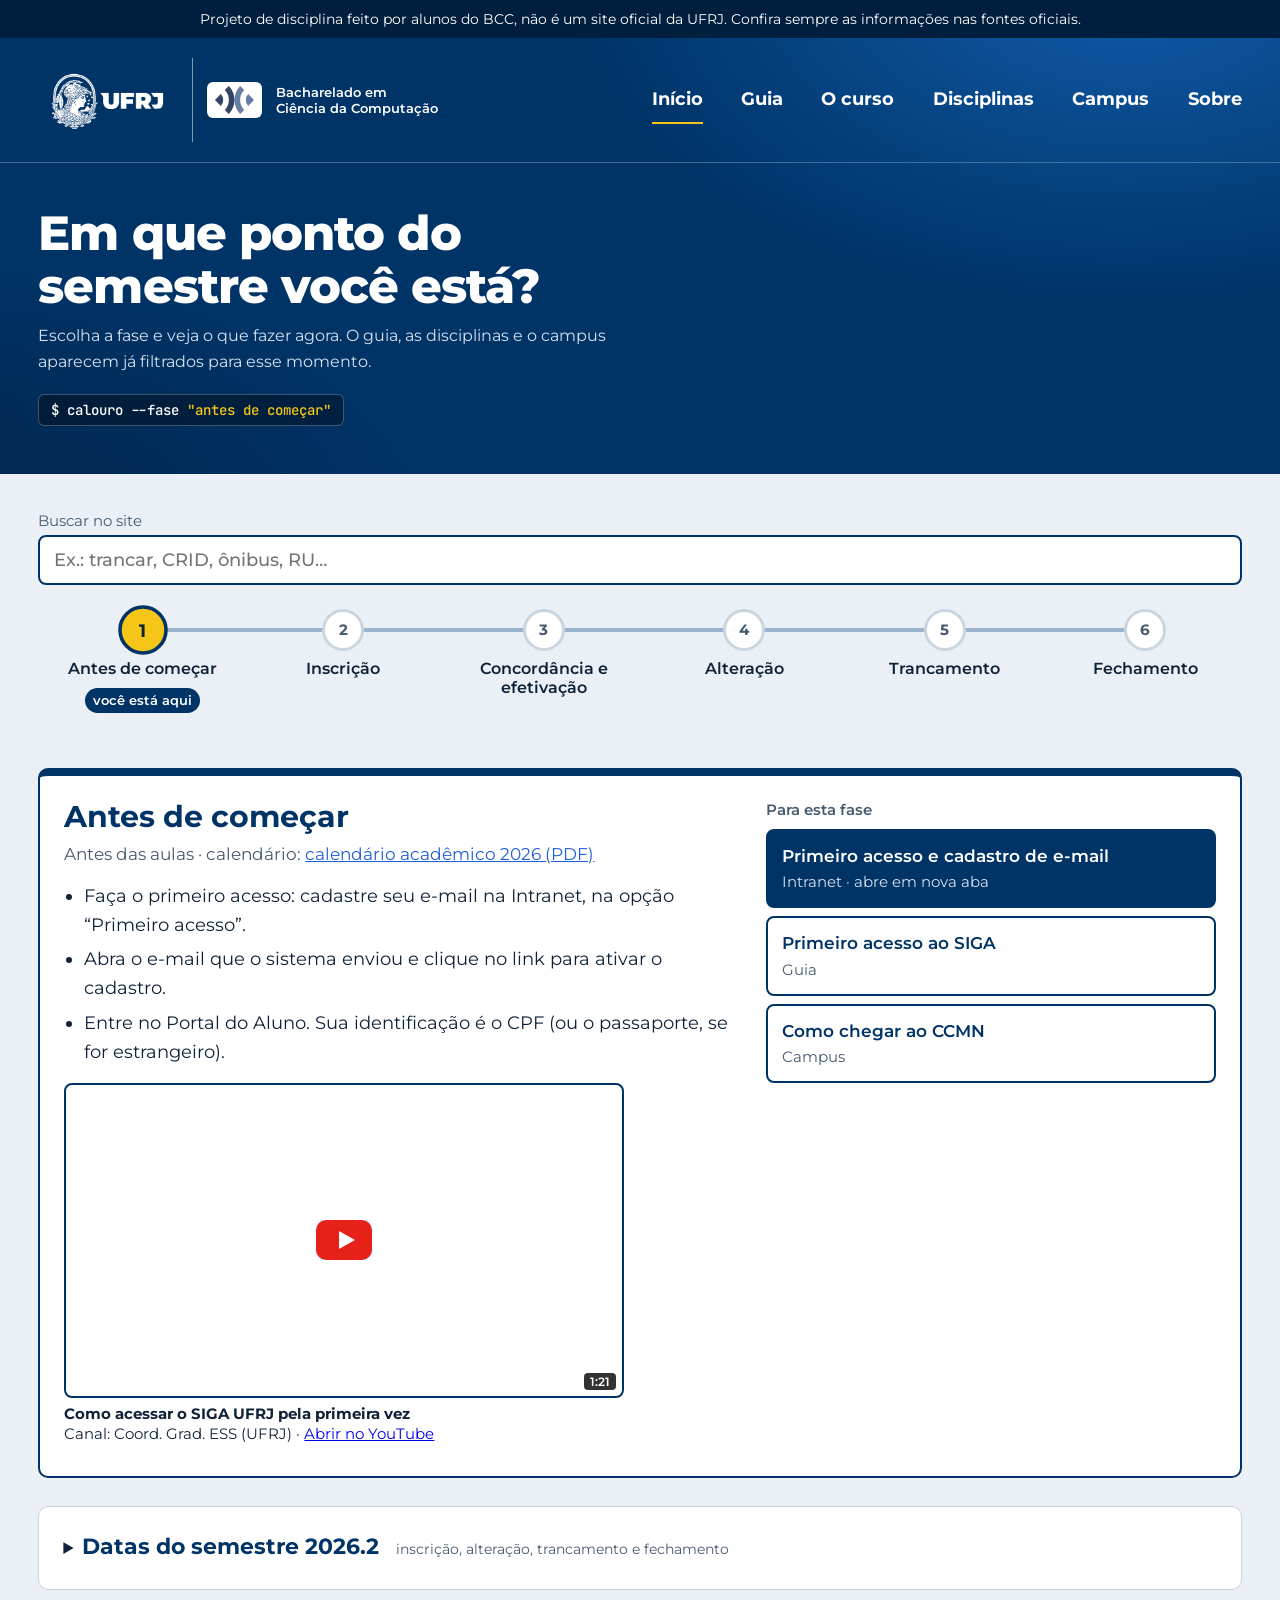
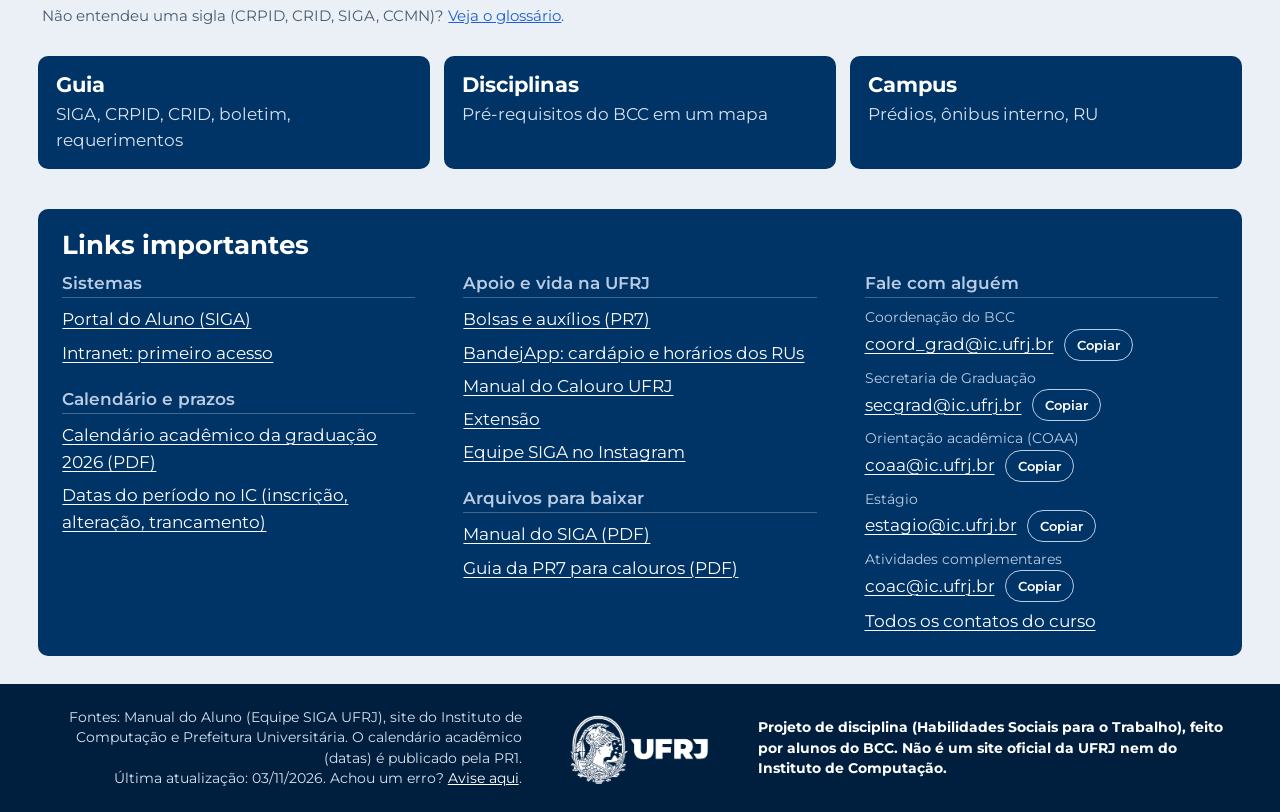
<file: index.html>
<!doctype html>
<html lang="pt-BR">
  <head>
    <meta charset="utf-8" />
    <meta name="viewport" content="width=device-width, initial-scale=1" />
    <title>Calouro BCC</title>
    <link rel="preconnect" href="https://fonts.googleapis.com" />
    <link rel="preconnect" href="https://fonts.gstatic.com" crossorigin />
    <link
      href="https://fonts.googleapis.com/css2?family=Montserrat:wght@400;500;600;700;800&family=JetBrains+Mono:wght@500&display=swap"
      rel="stylesheet"
    />
    <link rel="stylesheet" href="style.css" />
  </head>
  <body>
    <!-- Link para pular o menu (acessibilidade) -->
    <a class="skip" href="#main">Ir para o conteúdo</a>
    <!-- Aviso: este site é um trabalho de alunos e não é oficial -->
    <div class="draft">
      Projeto de disciplina feito por alunos do BCC, não é um site oficial da UFRJ. Confira sempre
      as informações nas fontes oficiais.
    </div>
    <!-- Topo azul: logos, menu e título da página -->
    <div class="hero wide">
      <div class="topwrap">
        <header class="top">
          <div class="lockup">
            <img
              class="ufrj"
              src="img/ufrj-horizontal-negativa-telas.png"
              alt="UFRJ"
              width="139"
              height="84"
            />
            <div class="sep" aria-hidden="true"></div>
            <span class="icbadge"
              ><img src="img/logo-ic.svg" alt="Instituto de Computação" width="40" height="28"
            /></span>
            <div class="unit">Bacharelado em<br />Ciência da Computação</div>
          </div>
          <nav class="parts" aria-label="Partes do site">
            <a href="index.html" aria-current="page">Início</a><a href="guia.html">Guia</a
            ><a href="curso.html">O curso</a><a href="disciplinas.html">Disciplinas</a
            ><a href="campus.html">Campus</a><a href="sobre.html">Sobre</a>
          </nav>
        </header>
      </div>
      <div class="in">
        <h1>Em que ponto do semestre você está?</h1>
        <p class="lead">
          Escolha a fase e veja o que fazer agora. O guia, as disciplinas e o campus aparecem já
          filtrados para esse momento.
        </p>
        <p class="term" aria-hidden="true">
          $ calouro --fase <b id="termfase">"antes de começar"</b>
        </p>
      </div>
    </div>
    <!-- Conteúdo da página -->
    <main id="main" class="wrap wide">
      <form class="busca" role="search" onsubmit="return false">
        <label for="q" class="legend">Buscar no site</label>
        <input
          id="q"
          name="q"
          class="search"
          type="search"
          placeholder="Ex.: trancar, CRID, ônibus, RU…"
          autocomplete="off"
        />
        <ul class="res" id="res" aria-live="polite"></ul>
      </form>

      <ol class="track" id="track"></ol>

      <section class="panel" id="panel" aria-live="polite"></section>

      <details class="datas">
        <summary>
          <h2>Datas do semestre 2026.2</h2>
          <span class="dica">inscrição, alteração, trancamento e fechamento</span>
        </summary>
        <ul id="datas"></ul>
        <p class="fonte">
          Datas do calendário do IC, consultadas em 26/10/2026. O próprio IC avisa que podem mudar:
          confira no
          <a
            href="https://consuni.ufrj.br/images/Resolucoes/Calendario_academico_2026.pdf"
            target="_blank"
            rel="noopener"
            >calendário acadêmico 2026 (PDF)</a
          >. Veja também a <a href="curso.html#calendario-ic">tabela completa em O curso</a>.
        </p>
      </details>
      <p class="gloss">
        Não entendeu uma sigla (CRPID, CRID, SIGA, CCMN)?
        <a href="guia.html#glossario">Veja o glossário</a>.
      </p>

      <div class="parts-row">
        <a href="guia.html"><b>Guia</b><span>SIGA, CRPID, CRID, boletim, requerimentos</span></a>
        <a href="disciplinas.html"
          ><b>Disciplinas</b><span>Pré-requisitos do BCC em um mapa</span></a
        >
        <a href="campus.html"><b>Campus</b><span>Prédios, ônibus interno, RU</span></a>
      </div>

      <section class="important" id="links" aria-labelledby="li">
        <h2 id="li">Links importantes</h2>
        <div class="cols">
          <div>
            <h3>Sistemas</h3>
            <ul>
              <li>
                <a href="https://portal.ufrj.br/" target="_blank" rel="noopener"
                  >Portal do Aluno (SIGA)</a
                >
              </li>
              <li>
                <a href="https://intranet.ufrj.br/" target="_blank" rel="noopener"
                  >Intranet: primeiro acesso</a
                >
              </li>
            </ul>
          </div>
          <div>
            <h3>Calendário e prazos</h3>
            <ul>
              <li>
                <a
                  href="https://consuni.ufrj.br/images/Resolucoes/Calendario_academico_2026.pdf"
                  target="_blank"
                  rel="noopener"
                  >Calendário acadêmico da graduação 2026 (PDF)</a
                >
              </li>
              <li><a href="curso.html#calendario-ic">Datas do período no IC (inscrição, alteração, trancamento)</a></li>
            </ul>
          </div>
          <div>
            <h3>Apoio e vida na UFRJ</h3>
            <ul>
              <li>
                <a
                  href="https://ufrj.br/ensino-e-pesquisa/assistencia-estudantil/"
                  target="_blank"
                  rel="noopener"
                  >Bolsas e auxílios (PR7)</a
                >
              </li>
              <li>
                <a href="https://devmobufrj.github.io/BandejApp/" target="_blank" rel="noopener"
                  >BandejApp: cardápio e horários dos RUs</a
                >
              </li>
              <li>
                <a
                  href="https://conexao.ufrj.br/2025/03/manual-do-calouro-ufrj-os-primeiros-passos-para-quem-acabou-de-entrar-na-universidade/"
                  target="_blank"
                  rel="noopener"
                  >Manual do Calouro UFRJ</a
                >
              </li>
              <li>
                <a
                  href="https://ufrj.br/extensao-e-sociedade/extensao/"
                  target="_blank"
                  rel="noopener"
                  >Extensão</a
                >
              </li>
              <li>
                <a href="https://www.instagram.com/equipesiga_ufrj/" target="_blank" rel="noopener"
                  >Equipe SIGA no Instagram</a
                >
              </li>
            </ul>
          </div>
          <div>
            <h3>Arquivos para baixar</h3>
            <ul>
              <li><a href="arquivos/manual-siga-ufrj.pdf" download>Manual do SIGA (PDF)</a></li>
              <li>
                <a href="arquivos/guia-pr7-calouros.pdf" download
                  >Guia da PR7 para calouros (PDF)</a
                >
              </li>
            </ul>
          </div>
          <div>
            <h3>Fale com alguém</h3>
            <ul>
              <li class="contato"><span class="quem">Coordenação do BCC</span><a href="mailto:coord_grad@ic.ufrj.br">coord_grad@ic.ufrj.br</a></li>
              <li class="contato"><span class="quem">Secretaria de Graduação</span><a href="mailto:secgrad@ic.ufrj.br">secgrad@ic.ufrj.br</a></li>
              <li class="contato"><span class="quem">Orientação acadêmica (COAA)</span><a href="mailto:coaa@ic.ufrj.br">coaa@ic.ufrj.br</a></li>
              <li class="contato"><span class="quem">Estágio</span><a href="mailto:estagio@ic.ufrj.br">estagio@ic.ufrj.br</a></li>
              <li class="contato"><span class="quem">Atividades complementares</span><a href="mailto:coac@ic.ufrj.br">coac@ic.ufrj.br</a></li>
              <li><a href="curso.html#quem-e-quem">Todos os contatos do curso</a></li>
            </ul>
          </div>
        </div>
      </section>
    </main>

    <!-- Rodapé -->

    <footer class="foot">
      <div class="in foot3">
        <p class="fl">
          Fontes: Manual do Aluno (Equipe SIGA UFRJ), site do Instituto de Computação e Prefeitura
          Universitária. O calendário acadêmico (datas) é publicado pela PR1.
          <br />Última atualização: 03/11/2026.
          Achou um erro?
          <a href="https://github.com/williand3v/calouro-bcc-projeto-final/issues/new" target="_blank" rel="noopener">Avise aqui</a>.
        </p>
        <img
          src="img/ufrj-horizontal-negativa-telas.png"
          alt="UFRJ"
          width="139"
          height="84"
          loading="lazy"
        />
        <p class="fr">
          <b
            >Projeto de disciplina (Habilidades Sociais para o Trabalho), feito por alunos do BCC.
            Não é um site oficial da UFRJ nem do Instituto de Computação.</b
          >
        </p>
      </div>
    </footer>
    <script src="fases.js"></script>
    <script src="busca.js"></script>
    <script>
      // Busca: na primeira vez que a pessoa clica no campo, lê os tópicos das outras páginas.
      const PAG = { "guia.html": "Guia", "curso.html": "O curso", "campus.html": "Campus" };
      const q = document.getElementById("q");
      const res = document.getElementById("res");
      let indice = null;
      const carregar = () =>
        (indice ||= Promise.all(
          Object.keys(PAG).map((p) =>
            fetch(p)
              .then((r) => r.text())
              .then((h) => topicos(new DOMParser().parseFromString(h, "text/html"), p))
              .catch(() => []),
          ),
        ).then((l) => l.flat()));
      q.addEventListener("focus", carregar);
      q.addEventListener("input", async () => {
        const lista = q.value.trim() ? buscar(await carregar(), q.value).slice(0, 8) : null;
        res.innerHTML = !lista
          ? ""
          : lista.length
            ? lista
                .map((i) => `<li><a href="${i.u}">${i.t}<small>${PAG[i.u.split("#")[0]]}</small></a></li>`)
                .join("")
            : "<li class='nada'>Nada encontrado. Tente outra palavra.</li>";
      });
    </script>
    <script>
      // Conteúdo das 6 fases do semestre.
      // n = nome, when = quando acontece, todo = o que fazer, alert = aviso,
      // links = botões da coluna "Para esta fase", chips = situações de inscrição.
      const phases = [
        {
          n: "Antes de começar",
          when: "Antes das aulas",
          todo: [
            "Faça o primeiro acesso: cadastre seu e-mail na Intranet, na opção “Primeiro acesso”.",
            "Abra o e-mail que o sistema enviou e clique no link para ativar o cadastro.",
            "Entre no Portal do Aluno. Sua identificação é o CPF (ou o passaporte, se for estrangeiro).",
          ],
          alert: null,
          links: [
            ["Intranet", "Primeiro acesso e cadastro de e-mail", "https://intranet.ufrj.br/"],
            ["Guia", "Primeiro acesso ao SIGA"],
            ["Campus", "Como chegar ao CCMN"],
          ],
        },
        {
          n: "Inscrição",
          when: "Pedidos de inscrição (a partir do 2º período)",
          todo: [
            "No 1º período você não precisa fazer nada: a coordenação faz sua inscrição e a grade já vem pronta.",
            "A partir do 2º período, você pede as disciplinas pelo Portal e clica em “Finalizar pedidos”.",
            "Ao fim do período, baixe o CRPID. Ele é o recibo dos pedidos.",
          ],
          alert:
            "Você pode perder a vaga em uma turma a qualquer momento nesta fase. Fique de olho no Portal e no e-mail cadastrado.",
          links: [
            ["Portal do Aluno", "Entrar e fazer pedidos de inscrição", "https://portal.ufrj.br/"],
            ["Disciplinas", "Grade recomendada do 1º período"],
            ["Guia", "O que é o CRPID"],
            ["Campus", "Ônibus internos até o CCMN"],
          ],
          chips: [
            "Falta requisito",
            "Horário sobreposto",
            "Lotação esgotada",
            "Mais de 32 créditos",
            "Menos de 6 créditos",
          ],
        },
        {
          n: "Concordância e efetivação",
          when: "Depois da inscrição",
          todo: [
            "Orientadores e coordenadores concordam (ou não) com os pedidos. Você não faz nada.",
            "O sistema cria as inscrições de fato. Também não há ação sua.",
            "Depois, baixe o CRID para ver em quais disciplinas conseguiu vaga.",
          ],
          alert: null,
          links: [
            ["Guia", "O que é o CRID"],
            ["Guia", "Quem é meu orientador acadêmico"],
          ],
        },
        {
          n: "Alteração",
          when: "Logo após o início das aulas",
          todo: [
            "Peça uma disciplina nova, a troca para outra turma ou o trancamento de uma turma já efetivada.",
            "Estes pedidos só concorrem com outros pedidos desta fase. As vagas são novas.",
            "Confira o resultado no Portal, em “Situações dos pedidos”.",
          ],
          alert: null,
          links: [
            ["Guia", "Como transferir de turma"],
            ["Disciplinas", "Mapa de pré-requisitos"],
          ],
        },
        {
          n: "Trancamento",
          when: "Meio do semestre",
          todo: [
            "Se estiver sobrecarregado, você pode trancar uma ou mais disciplinas no prazo do calendário.",
            "Converse antes com seu orientador acadêmico ou com a COAA do curso.",
            "Baixe o CRID de novo cerca de 2 meses depois do início das aulas e confira se as situações mudaram.",
          ],
          alert: null,
          links: [
            ["Guia", "Quais disciplinas posso trancar"],
            [
              "Saúde mental",
              "Guia de serviços de saúde mental na UFRJ",
              "https://conexao.ufrj.br/2025/01/janeiro-branco-guia-de-servicos-de-saude-mental-na-ufrj-para-estudantes-e-servidores/",
            ],
          ],
        },
        {
          n: "Fechamento",
          when: "Fim do semestre",
          todo: [
            "Professores lançam grau e frequência.",
            "Veja seu resultado no boletim e no histórico.",
            "Planeje o próximo semestre com a grade recomendada.",
          ],
          alert: null,
          links: [
            ["Guia", "Como ler o boletim e o histórico"],
            ["Disciplinas", "O que o próximo período libera"],
          ],
        },
      ];

      // Para onde cada link interno leva (a página e o tópico).
      const ROUTES = {
        "Primeiro acesso ao SIGA": "guia.html#primeiro-acesso",
        "O que é o CRPID": "guia.html#crpid",
        "O que é o CRID": "guia.html#crid",
        "Quem é meu orientador acadêmico": "guia.html#crid",
        "Como transferir de turma": "guia.html#alteracao",
        "Quais disciplinas posso trancar": "guia.html#trancamento",
        "Como ler o boletim e o histórico": "guia.html#boletim",
        "Grade recomendada do 1º período": "disciplinas.html#periodo-1",
        "O que o próximo período libera": "disciplinas.html",
        "Como chegar ao CCMN": "campus.html#ccmn",
        "Ônibus internos até o CCMN": "campus.html#ccmn",
      };
      const PAGES = { Guia: "guia.html", Disciplinas: "disciplinas.html", Campus: "campus.html" };
      // Monta o botão de um link. Se o endereço começa com http, abre em nova aba.
      function linkHtml(l) {
        const h = l[2] || ROUTES[l[1]] || PAGES[l[0]] || "#";
        const ext = /^https?:/.test(h);
        return `<a href="${h}"${ext ? ' target="_blank" rel="noopener"' : ""}>${l[1]}<small>${l[0]}${ext ? " · abre em nova aba" : ""}</small></a>`;
      }

      // Vídeos mostrados nas fases: [título, canal, duração], pelo código do vídeo no YouTube.
      const VM = {
        wdaMdkM_VzQ: [
          "Como acessar o SIGA UFRJ pela primeira vez",
          "Coord. Grad. ESS (UFRJ)",
          "1:21",
        ],
        "2Hf1rl2NLTQ": ["Inscrição em disciplinas SIGA", "Coord. Grad. ESS (UFRJ)", "0:42"],
        rFjjtzWLWvw: ["Cadê a matéria? Sumiu! | Mitos da inscrição UFRJ", "Siga UFRJ", "3:58"],
        "4uNDXCFzWyo": ["O que é CRID e CRPID? | Mitos da Inscrição UFRJ", "Siga UFRJ", "2:06"],
      };
      // Quais vídeos aparecem em cada fase (0 = primeira fase).
      const VIDS = { 0: ["wdaMdkM_VzQ"], 1: ["2Hf1rl2NLTQ", "rFjjtzWLWvw"], 2: ["4uNDXCFzWyo"] };
      // Monta a miniatura de um vídeo. O player só carrega quando a pessoa clica (script abaixo).
      function vl(i) {
        const [t, a, d] = VM[i];
        return `<figure class="vlite"><button type="button" class="vthumb" data-id="${i}" data-title="${t}" aria-label="Reproduzir: ${t}" style="background-image:url(https://i.ytimg.com/vi/${i}/hqdefault.jpg)"><span class="vplay" aria-hidden="true"></span><span class="vdur">${d}</span></button><figcaption><b>${t}</b><br>Canal: ${a} · <a href="https://www.youtube.com/watch?v=${i}" target="_blank" rel="noopener">Abrir no YouTube</a></figcaption></figure>`;
      }
      const track = document.getElementById("track");
      const panel = document.getElementById("panel");

      // Desenha uma bolinha da linha do tempo para cada fase.
      phases.forEach((p, i) => {
        const li = document.createElement("li");
        li.innerHTML = `<button class="stop" aria-pressed="false" data-i="${i}">
    <span class="dot">${i + 1}</span><span class="name">${p.n}</span><span class="pin">você está aqui</span></button>`;
        track.appendChild(li);
      });

      // Mostra a fase i: marca a bolinha escolhida e preenche o painel com o conteúdo dela.
      function show(i) {
        const p = phases[i];
        const r = rotuloData(i, new Date());
        const datas = r
          ? ` · <b>${r.texto}</b>${r.encerrado ? ' <span class="enc">(prazo encerrado)</span>' : ""}`
          : "";
        document.getElementById("termfase").textContent = '"' + p.n.toLowerCase() + '"';
        track.querySelectorAll(".stop").forEach((b, j) => b.setAttribute("aria-pressed", j === i));
        panel.innerHTML = `
    <div>
      <h2>${p.n}</h2>
      <p class="when">${p.when}${datas} · calendário: <a href="https://consuni.ufrj.br/images/Resolucoes/Calendario_academico_2026.pdf" target="_blank" rel="noopener">calendário acadêmico 2026 (PDF)</a></p>
      <ul>${p.todo.map((t) => `<li>${t}</li>`).join("")}</ul>
      ${p.alert ? `<div class="alert">${p.alert}</div>` : ""}
      ${p.chips ? `<div class="chips" aria-label="Situações de inscrição que você pode ver">${p.chips.map((c) => `<span class="chip">${c}</span>`).join("")}</div>` : ""}
      ${VIDS[i] ? '<div class="vrow">' + VIDS[i].map(vl).join("") + "</div>" : ""}
    </div>
    <div class="links">
      <h3>Para esta fase</h3>
      ${p.links.map(linkHtml).join("")}
    </div>`;
      }
      // Clicar numa bolinha troca a fase.
      track.addEventListener("click", (e) => {
        const b = e.target.closest(".stop");
        if (b) show(+b.dataset.i);
      });
      // A página abre na primeira fase.
      show(0);

      // Bloco "Datas do semestre": lê as datas de fases.js, o mesmo lugar que o painel usa.
      document.getElementById("datas").innerHTML =
        `<li><b>Período letivo</b><span>${periodoLetivo()}</span></li>` +
        linhasDoSemestre(
          phases.map((p) => p.n),
          new Date(),
        )
          .map((l) => {
            const quando = l.texto
              ? l.texto + (l.encerrado ? " <em>(encerrado)</em>" : "")
              : "sem data publicada";
            return `<li><b>${l.nome}</b><span>${quando}</span>${l.desc ? `<small>${l.desc}</small>` : ""}</li>`;
          })
          .join("");
    </script>
    <script>
      // Botão "Copiar" ao lado de cada e-mail de "Links importantes" (só se o navegador permitir).
      if (navigator.clipboard)
        document.querySelectorAll(".important a[href^='mailto:']").forEach((a) => {
          const b = document.createElement("button");
          b.type = "button";
          b.className = "copiar";
          b.textContent = "Copiar";
          b.setAttribute("aria-label", "Copiar " + a.textContent);
          b.setAttribute("aria-live", "polite");
          b.onclick = () =>
            navigator.clipboard.writeText(a.textContent).then(() => {
              b.textContent = "Copiado";
              setTimeout(() => (b.textContent = "Copiar"), 2000);
            });
          a.after(b);
        });
    </script>
    <script>
      // Clicar numa miniatura de vídeo troca a imagem pelo player do YouTube (versão sem cookies).
      document.addEventListener("click", (e) => {
        const b = e.target.closest(".vthumb");
        if (!b) return;
        const f = document.createElement("iframe");
        f.src = "https://www.youtube-nocookie.com/embed/" + b.dataset.id + "?autoplay=1";
        f.title = b.dataset.title;
        f.allow = "autoplay; encrypted-media; picture-in-picture";
        f.allowFullscreen = true;
        f.referrerPolicy = "strict-origin-when-cross-origin";
        b.replaceWith(f);
        f.focus();
      });
    </script>
  </body>
</html>
</file>
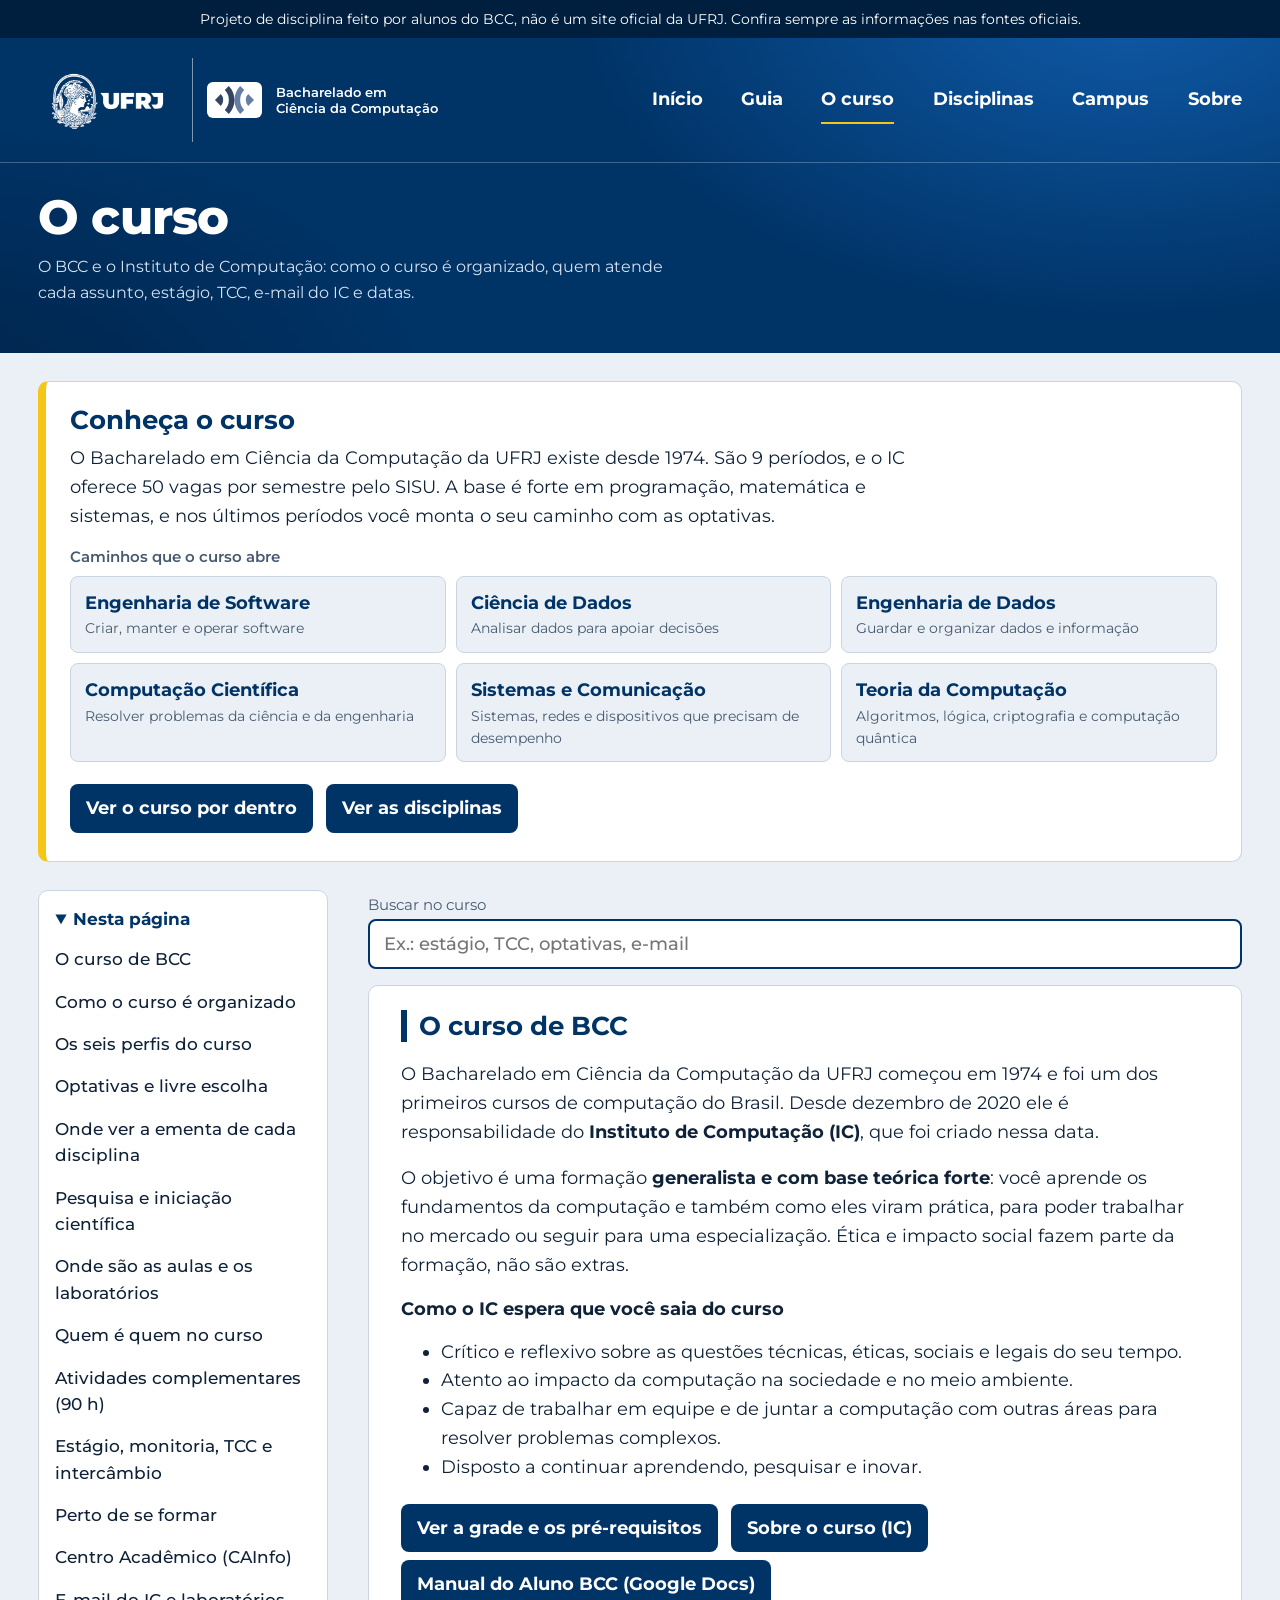
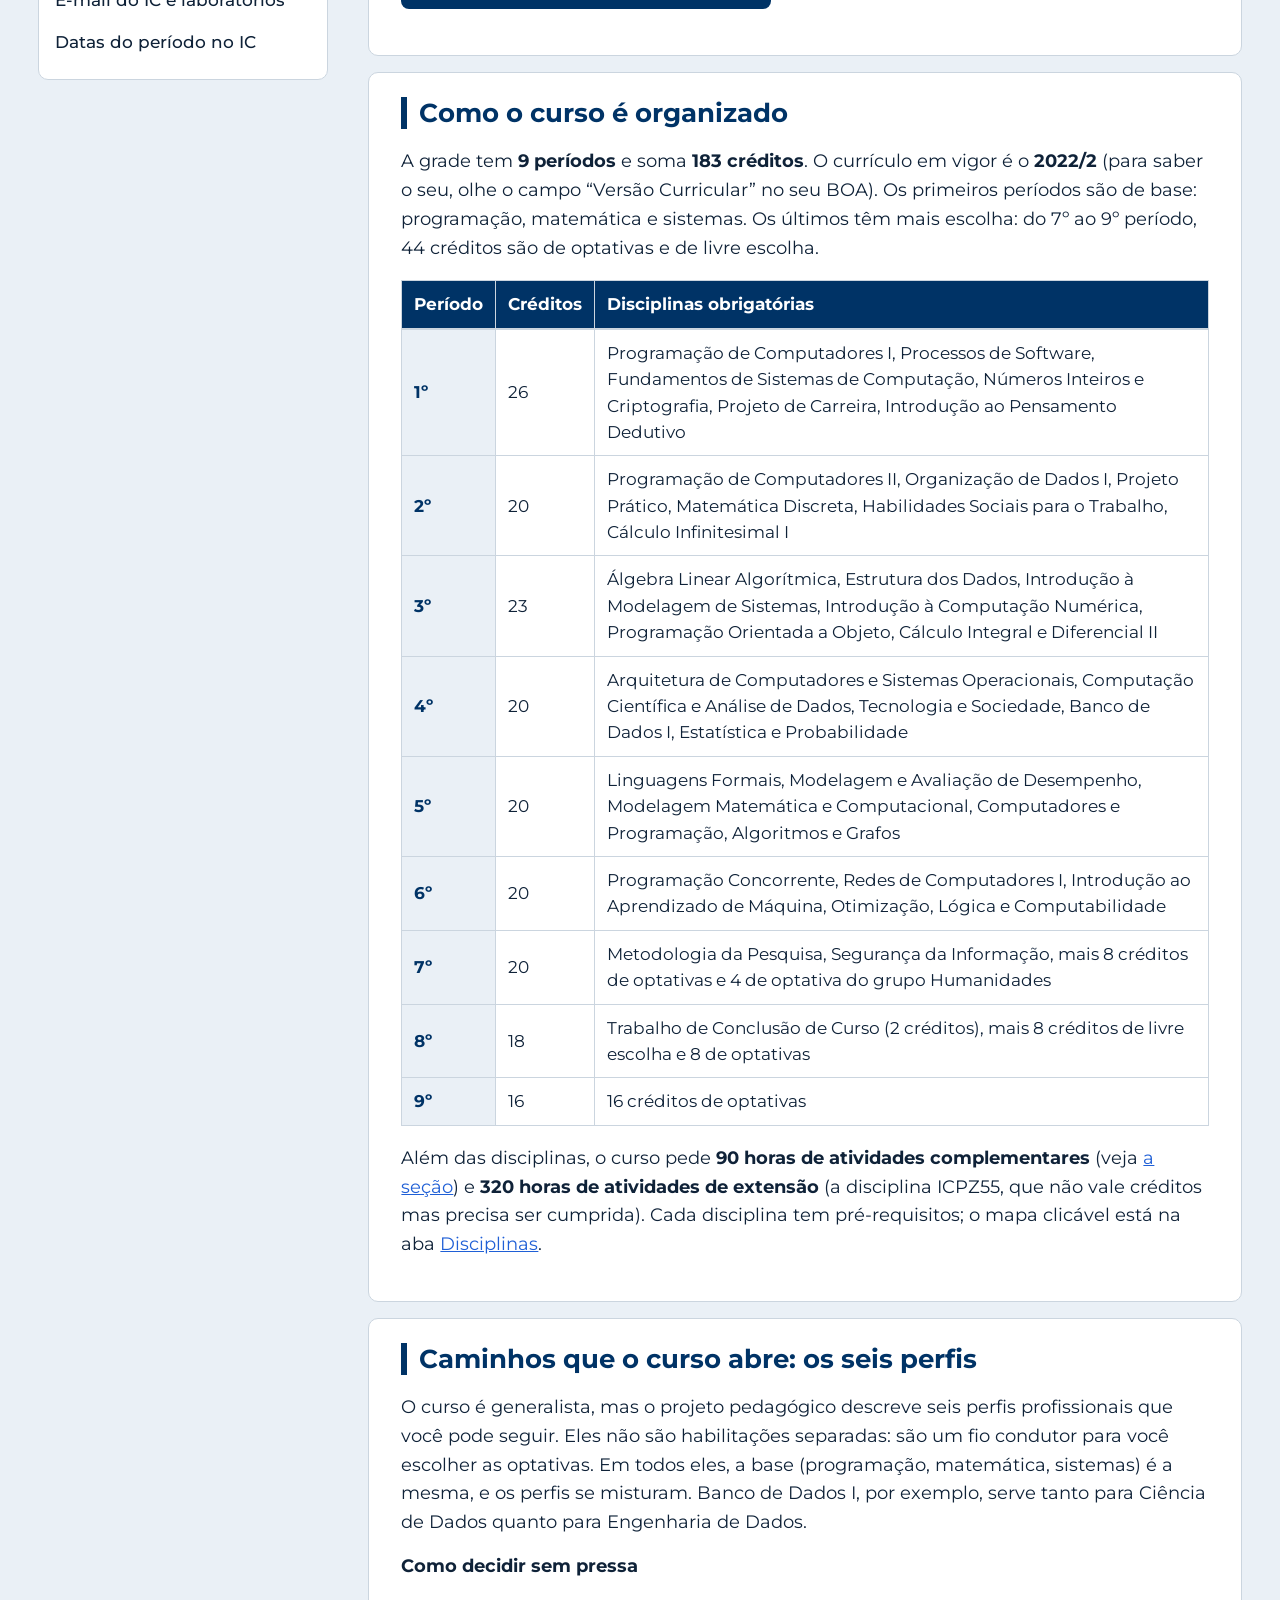
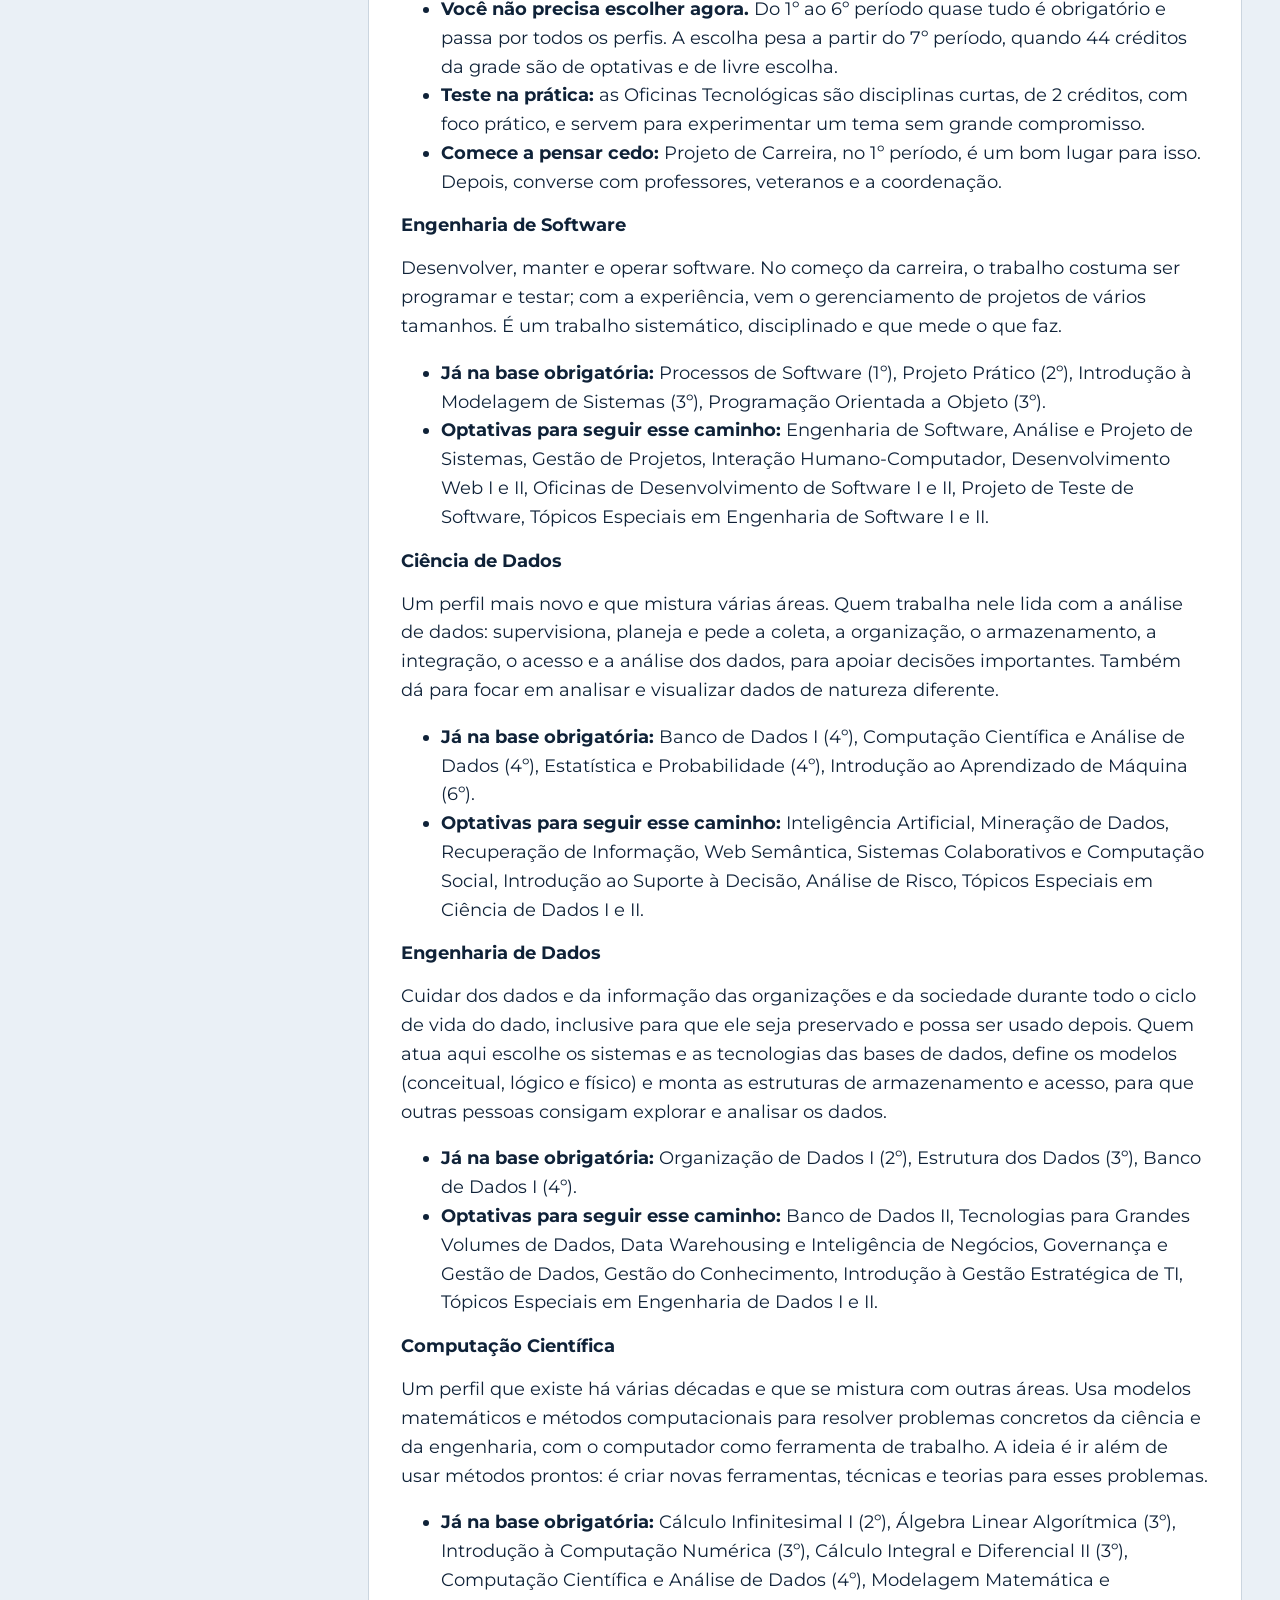
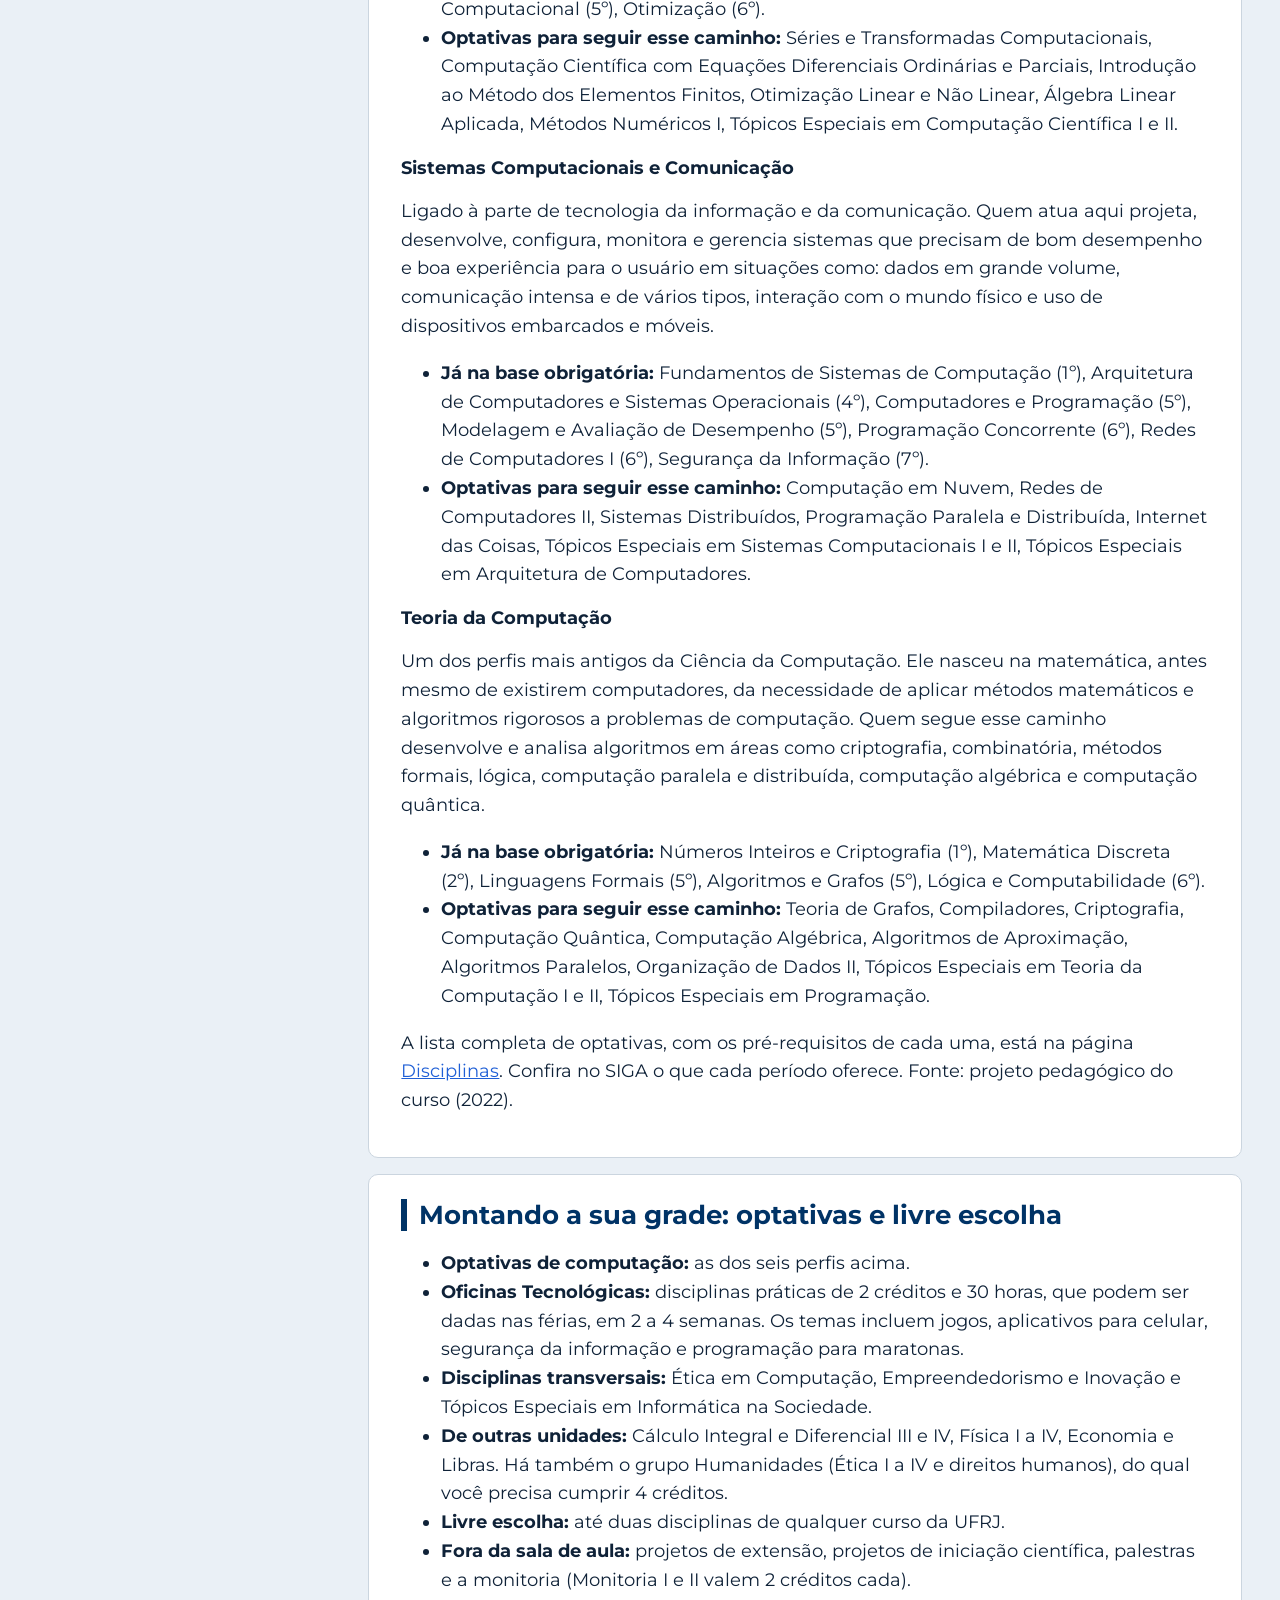
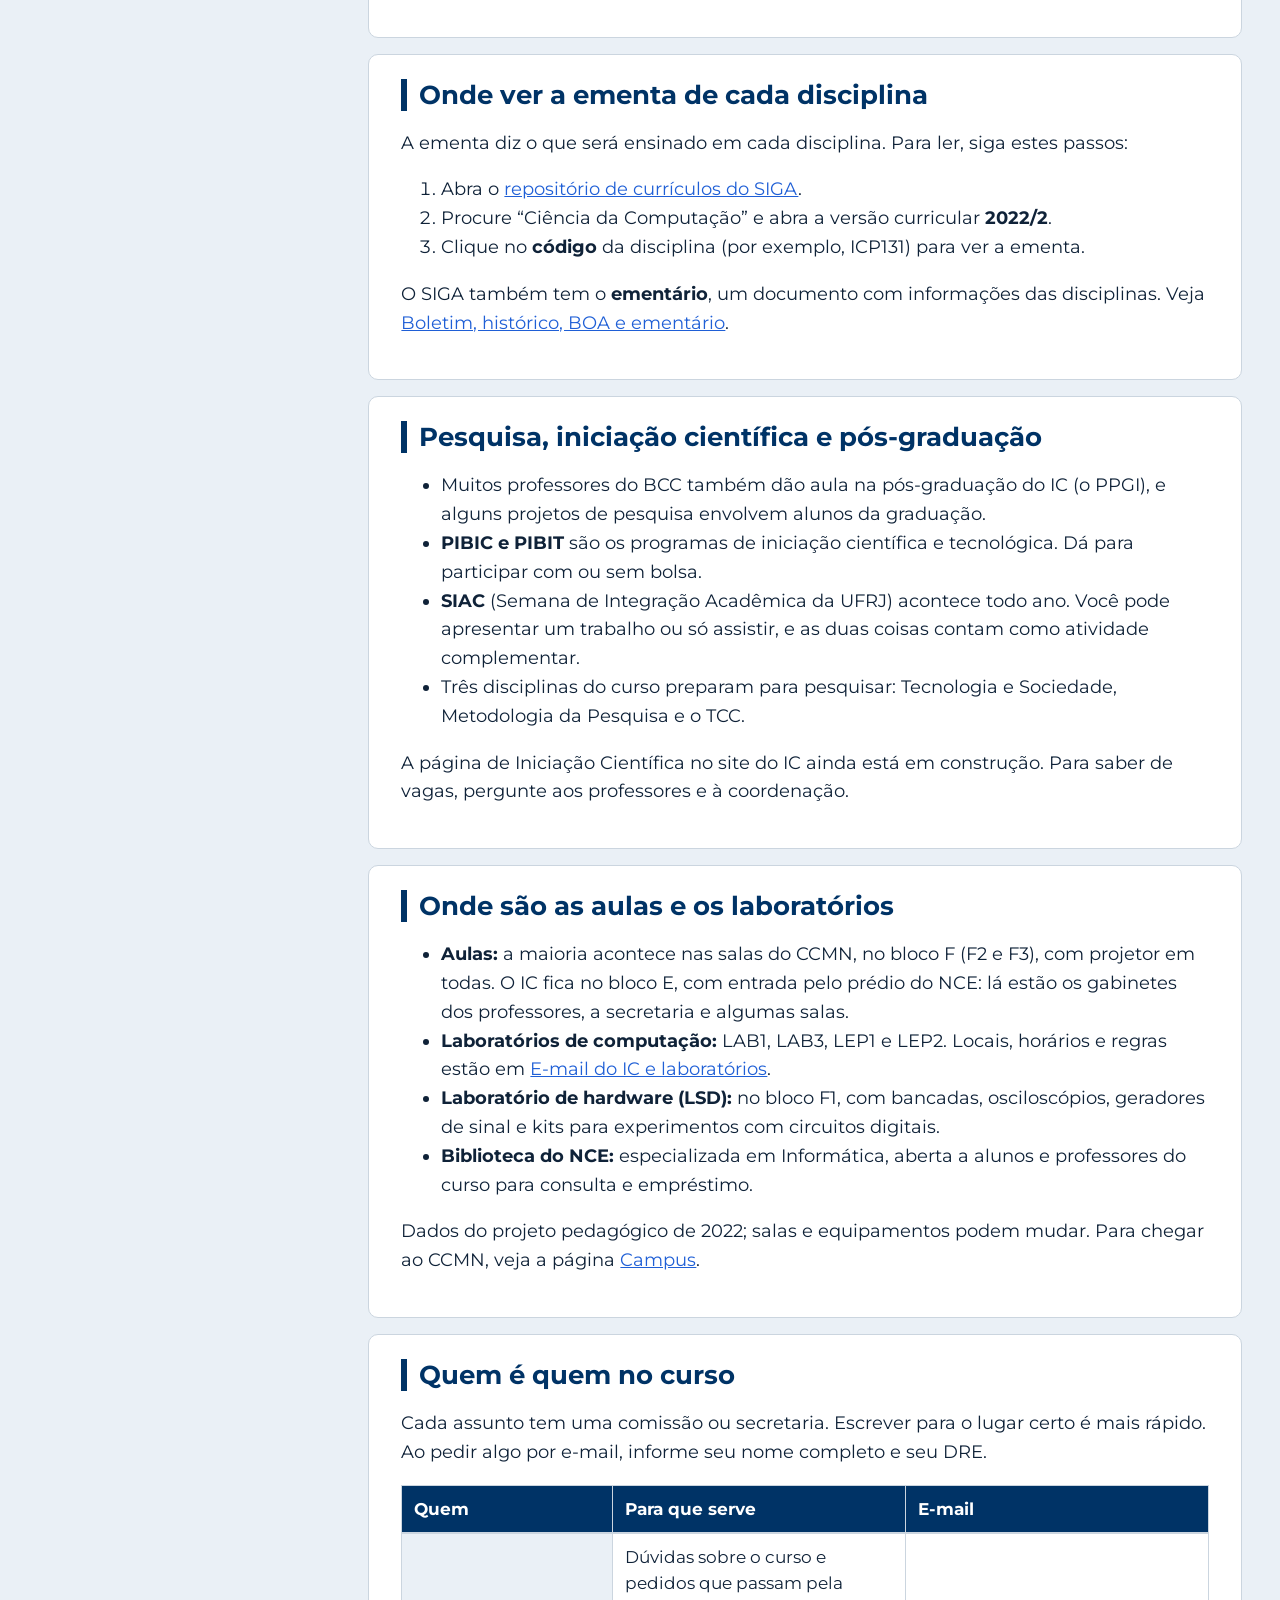
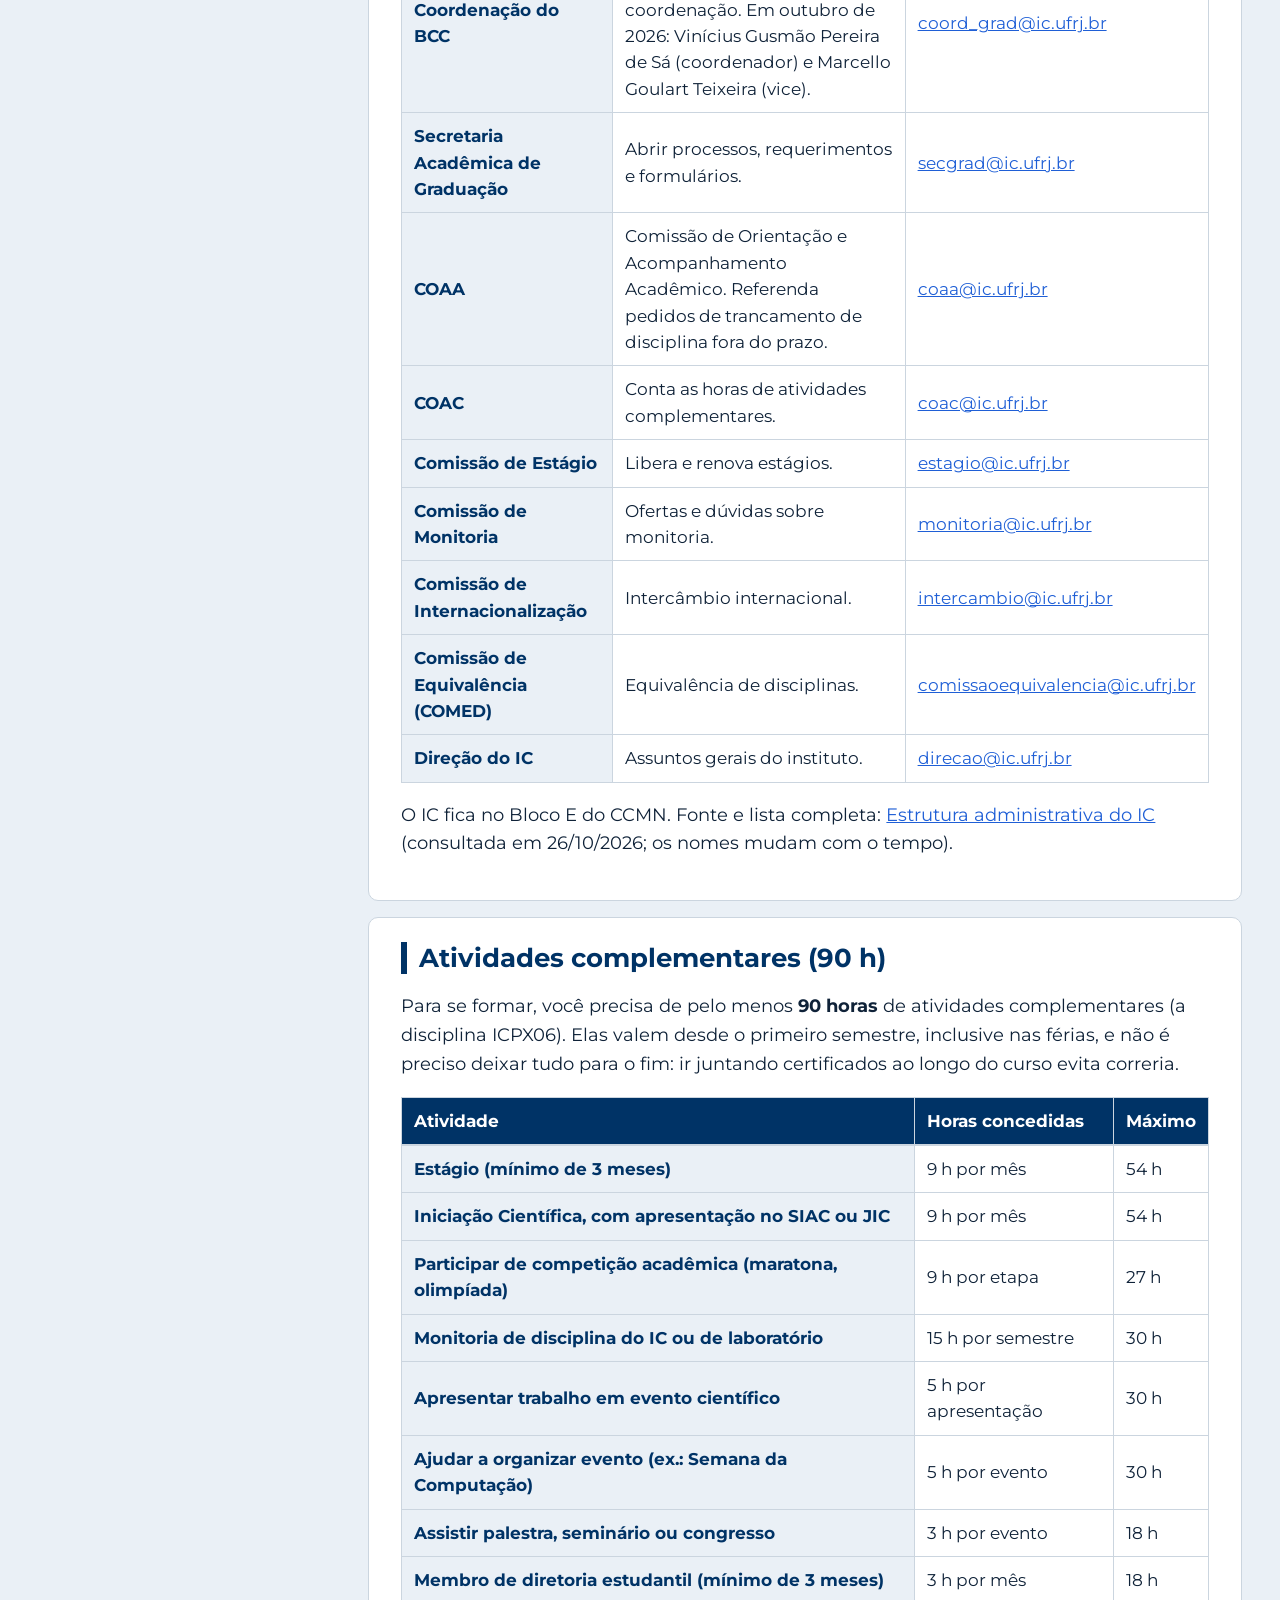
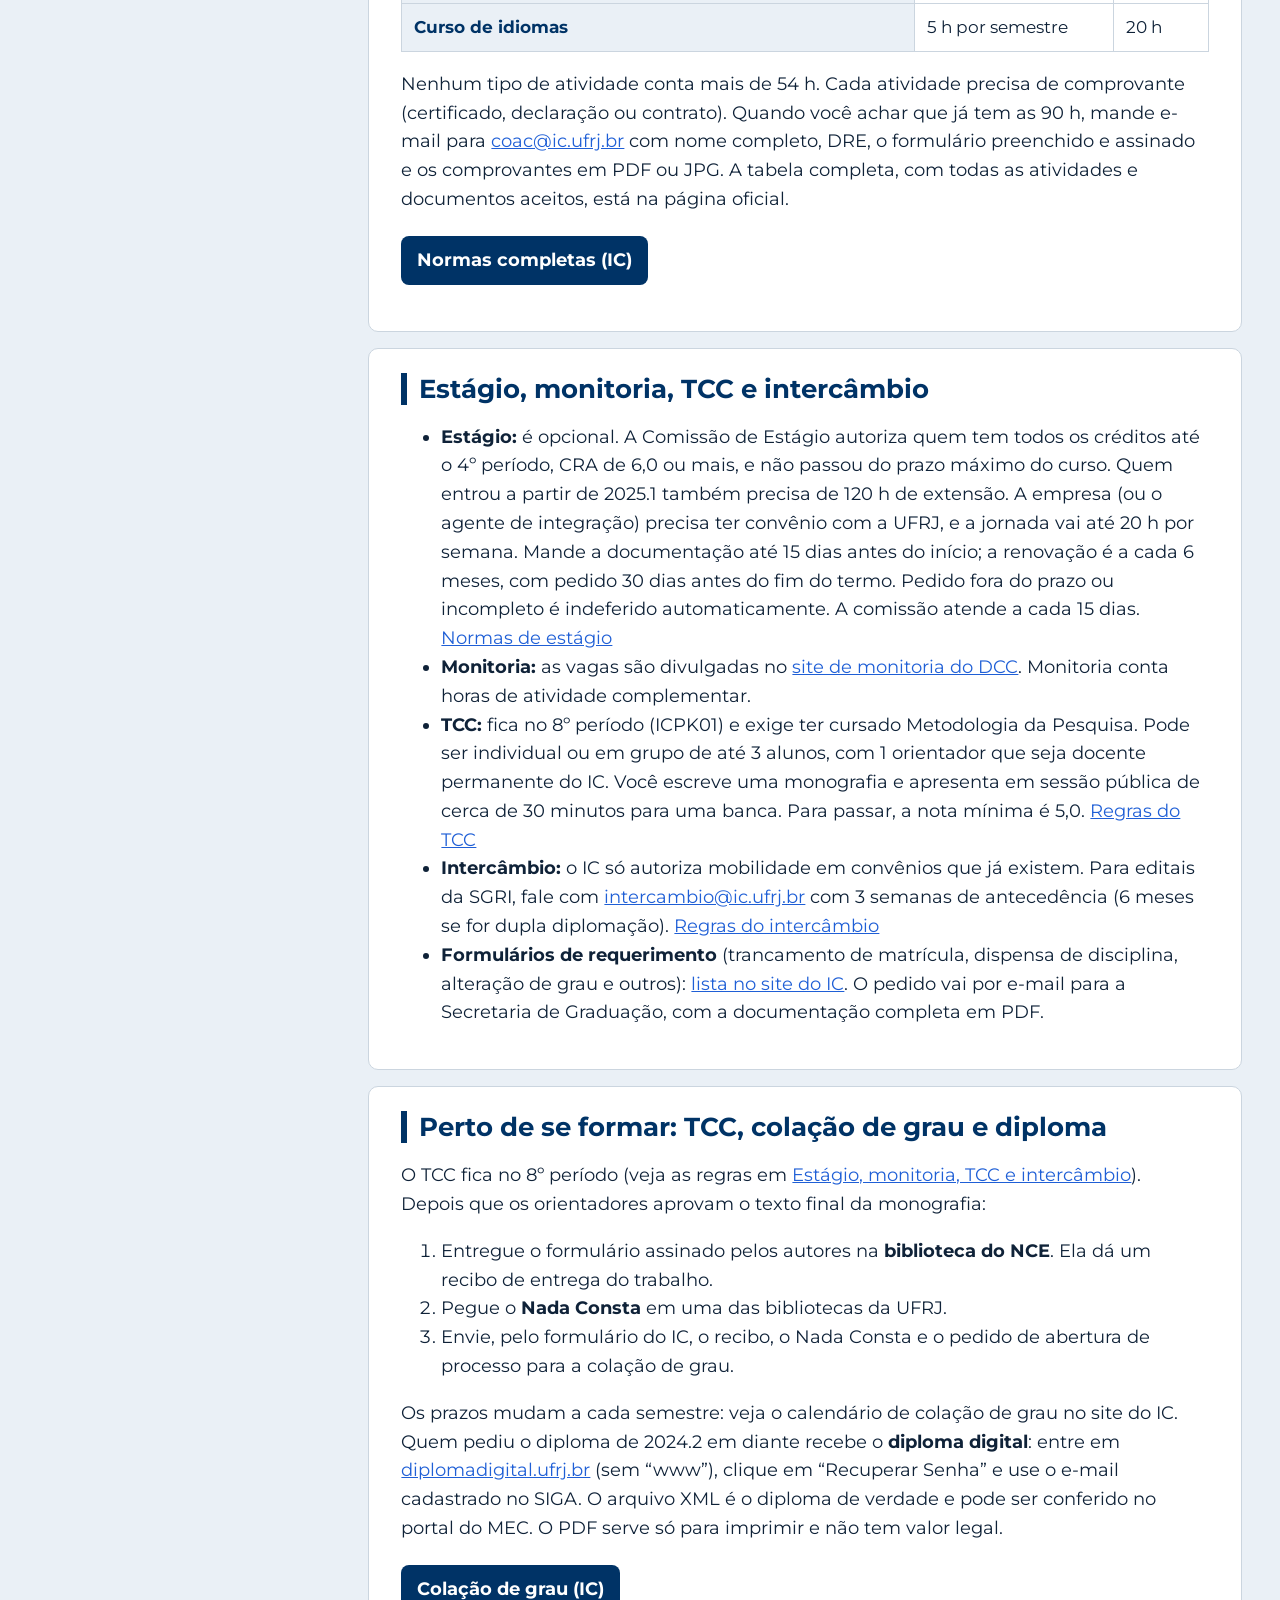
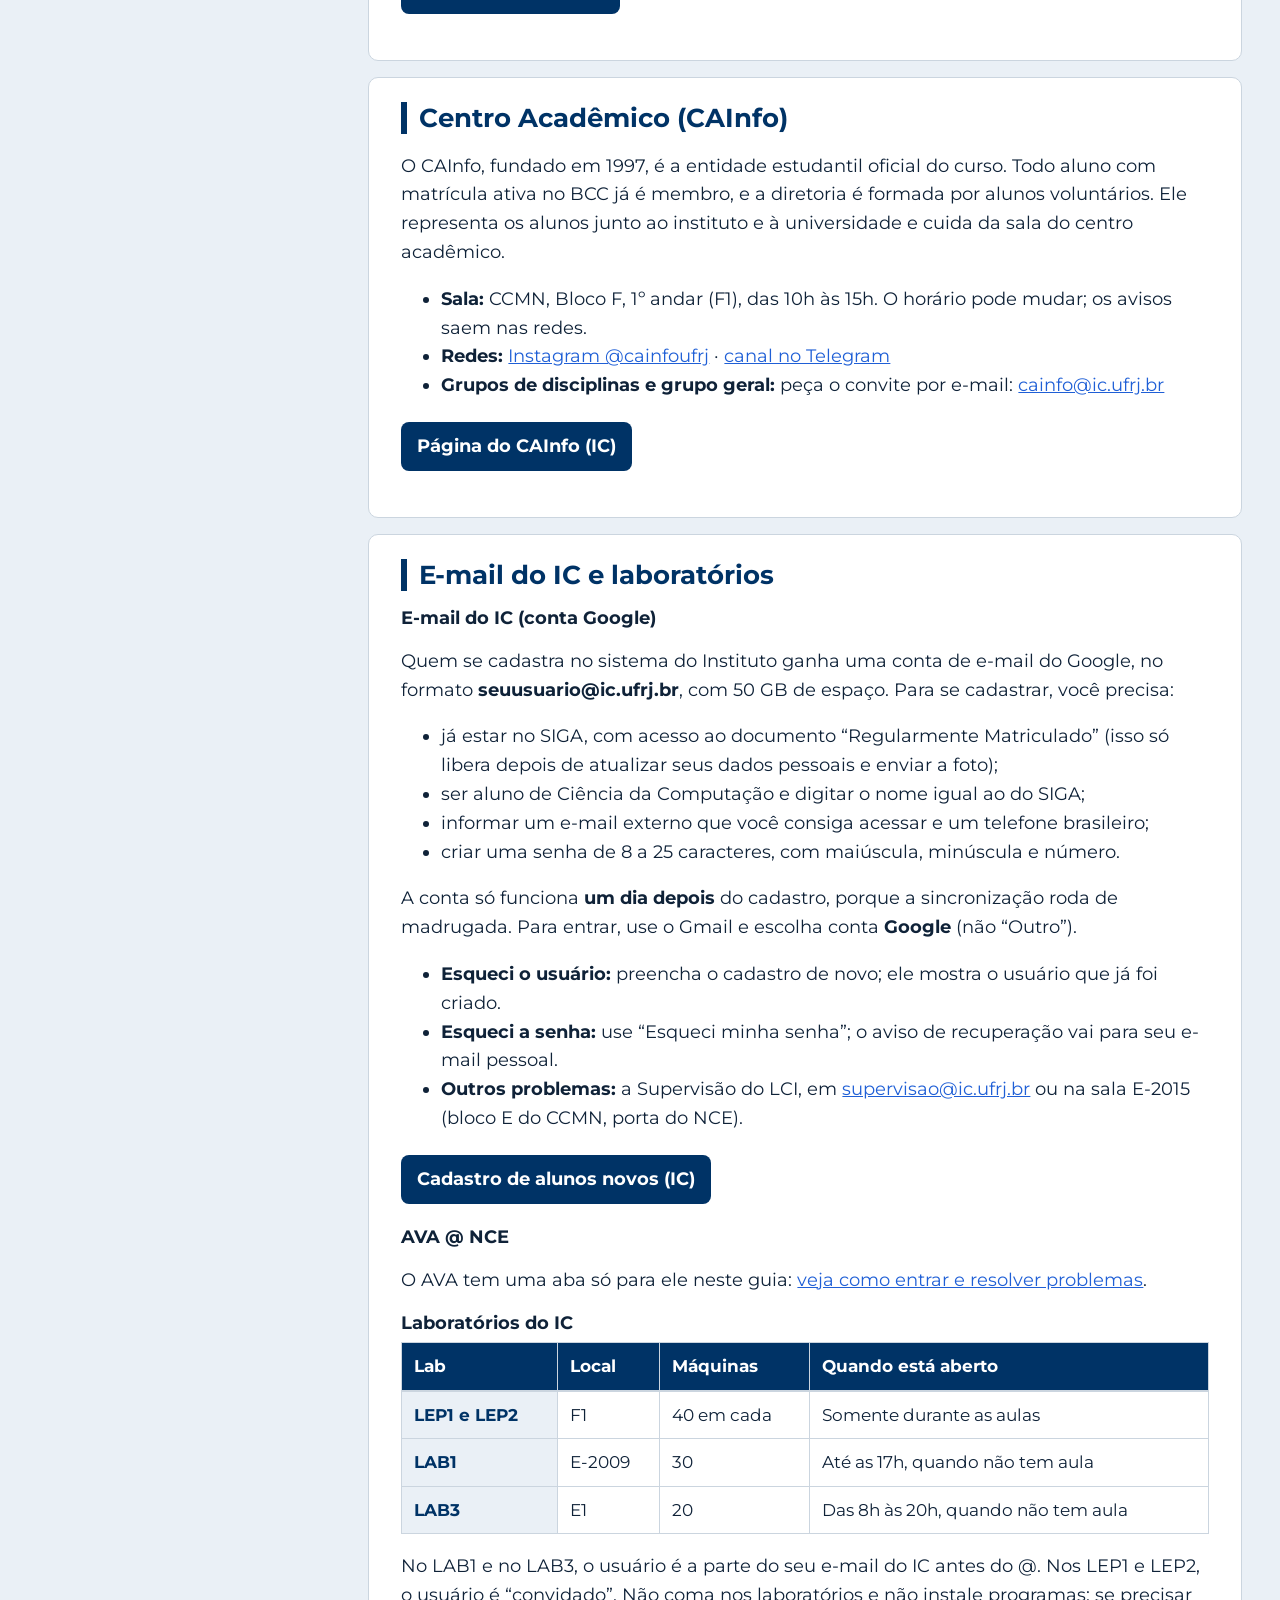
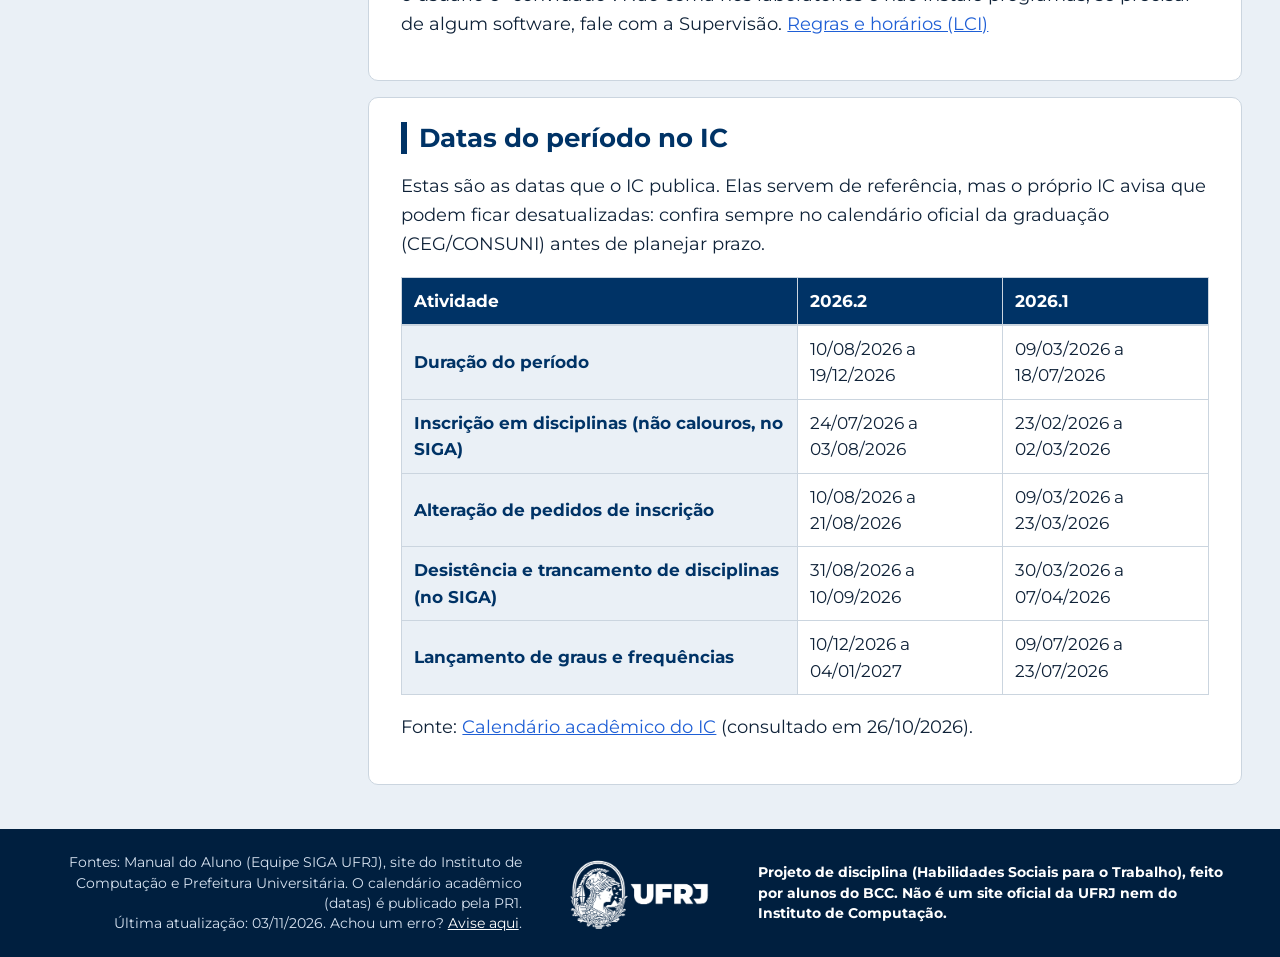
<file: curso.html>
<!doctype html>
<html lang="pt-BR">
  <head>
    <meta charset="utf-8" />
    <meta name="viewport" content="width=device-width, initial-scale=1" />
    <title>O curso — Calouro BCC</title>
    <link rel="preconnect" href="https://fonts.googleapis.com" />
    <link rel="preconnect" href="https://fonts.gstatic.com" crossorigin />
    <link
      href="https://fonts.googleapis.com/css2?family=Montserrat:wght@400;500;600;700;800&family=JetBrains+Mono:wght@500&display=swap"
      rel="stylesheet"
    />
    <link rel="stylesheet" href="style.css" />
  </head>
  <body>
    <!-- Link para pular o menu (acessibilidade) -->
    <a class="skip" href="#main">Ir para o conteúdo</a>
    <!-- Aviso: este site é um trabalho de alunos e não é oficial -->
    <div class="draft">
      Projeto de disciplina feito por alunos do BCC, não é um site oficial da UFRJ. Confira sempre
      as informações nas fontes oficiais.
    </div>
    <!-- Topo azul: logos, menu e título da página -->
    <div class="hero small wide">
      <div class="topwrap">
        <header class="top">
          <div class="lockup">
            <img
              class="ufrj"
              src="img/ufrj-horizontal-negativa-telas.png"
              alt="UFRJ"
              width="139"
              height="84"
            />
            <div class="sep" aria-hidden="true"></div>
            <span class="icbadge"
              ><img src="img/logo-ic.svg" alt="Instituto de Computação" width="40" height="28"
            /></span>
            <div class="unit">Bacharelado em<br />Ciência da Computação</div>
          </div>
          <nav class="parts" aria-label="Partes do site">
            <a href="index.html">Início</a><a href="guia.html">Guia</a
            ><a href="curso.html" aria-current="page">O curso</a><a href="disciplinas.html">Disciplinas</a
            ><a href="campus.html">Campus</a><a href="sobre.html">Sobre</a>
          </nav>
        </header>
      </div>
      <div class="in">
        <h1>O curso</h1>
        <p class="lead">
          O BCC e o Instituto de Computação: como o curso é organizado, quem atende cada assunto,
          estágio, TCC, e-mail do IC e datas.
        </p>
      </div>
    </div>
    <!-- Conteúdo da página -->
    <main id="main" class="wrap wide">
      <section class="conheca" id="conheca" aria-labelledby="ch">
        <h2 id="ch">Conheça o curso</h2>
        <p>
          O Bacharelado em Ciência da Computação da UFRJ existe desde 1974. São 9 períodos, e o IC
          oferece 50 vagas por semestre pelo SISU. A base é forte em programação, matemática e
          sistemas, e nos últimos períodos você monta o seu caminho com as optativas.
        </p>
        <h3>Caminhos que o curso abre</h3>
        <ul class="perfis">
          <li>
            <a href="#perfil-software"
              ><b>Engenharia de Software</b><span>Criar, manter e operar software</span></a
            >
          </li>
          <li>
            <a href="#perfil-ciencia-dados"
              ><b>Ciência de Dados</b><span>Analisar dados para apoiar decisões</span></a
            >
          </li>
          <li>
            <a href="#perfil-eng-dados"
              ><b>Engenharia de Dados</b><span>Guardar e organizar dados e informação</span></a
            >
          </li>
          <li>
            <a href="#perfil-computacao-cientifica"
              ><b>Computação Científica</b
              ><span>Resolver problemas da ciência e da engenharia</span></a
            >
          </li>
          <li>
            <a href="#perfil-sistemas"
              ><b>Sistemas e Comunicação</b
              ><span>Sistemas, redes e dispositivos que precisam de desempenho</span></a
            >
          </li>
          <li>
            <a href="#perfil-teoria"
              ><b>Teoria da Computação</b
              ><span>Algoritmos, lógica, criptografia e computação quântica</span></a
            >
          </li>
        </ul>
        <p class="acoes">
          <a class="btn" href="#curso-bcc">Ver o curso por dentro</a>
          <a class="btn" href="disciplinas.html">Ver as disciplinas</a>
        </p>
      </section>

      <div class="doc">
        <nav class="toc" aria-label="Nesta página">
          <details id="tocd" open>
            <summary>Nesta página</summary>
            <ul>
              <li><a href="#curso-bcc">O curso de BCC</a></li>
              <li><a href="#curso-estrutura">Como o curso é organizado</a></li>
              <li><a href="#curso-perfis">Os seis perfis do curso</a></li>
              <li><a href="#curso-flexivel">Optativas e livre escolha</a></li>
              <li><a href="#curso-ementas">Onde ver a ementa de cada disciplina</a></li>
              <li><a href="#curso-pesquisa">Pesquisa e iniciação científica</a></li>
              <li><a href="#curso-aulas">Onde são as aulas e os laboratórios</a></li>
              <li><a href="#quem-e-quem">Quem é quem no curso</a></li>
              <li><a href="#complementares">Atividades complementares (90 h)</a></li>
              <li><a href="#estagio-tcc">Estágio, monitoria, TCC e intercâmbio</a></li>
              <li><a href="#curso-formatura">Perto de se formar</a></li>
              <li><a href="#cainfo">Centro Acadêmico (CAInfo)</a></li>
              <li><a href="#contas">E-mail do IC e laboratórios</a></li>
              <li><a href="#calendario-ic">Datas do período no IC</a></li>
            </ul>
          </details>
        </nav>
        <div>
          <label for="busca" class="legend">Buscar no curso</label>
          <input
            id="busca"
            class="search"
            type="search"
            placeholder="Ex.: estágio, TCC, optativas, e-mail"
            autocomplete="off"
          />
          <p class="empty" id="vazio" role="status">Nada encontrado. Tente outra palavra.</p>
          <section class="topic" id="curso-bcc">
            <h2>O curso de BCC</h2>
            <p>
              O Bacharelado em Ciência da Computação da UFRJ começou em 1974 e foi um dos primeiros
              cursos de computação do Brasil. Desde dezembro de 2020 ele é responsabilidade do
              <b>Instituto de Computação (IC)</b>, que foi criado nessa data.
            </p>
            <p>
              O objetivo é uma formação <b>generalista e com base teórica forte</b>: você aprende os
              fundamentos da computação e também como eles viram prática, para poder trabalhar no
              mercado ou seguir para uma especialização. Ética e impacto social fazem parte da
              formação, não são extras.
            </p>
            <h3>Como o IC espera que você saia do curso</h3>
            <ul>
              <li>
                Crítico e reflexivo sobre as questões técnicas, éticas, sociais e legais do seu
                tempo.
              </li>
              <li>Atento ao impacto da computação na sociedade e no meio ambiente.</li>
              <li>
                Capaz de trabalhar em equipe e de juntar a computação com outras áreas para resolver
                problemas complexos.
              </li>
              <li>Disposto a continuar aprendendo, pesquisar e inovar.</li>
            </ul>
            <p>
              <a class="btn" href="disciplinas.html">Ver a grade e os pré-requisitos</a>
              <a
                class="btn"
                href="https://ic.ufrj.br/info/sobre-o-bcc/"
                target="_blank"
                rel="noopener"
                >Sobre o curso (IC)</a
              >
              <a
                class="btn"
                href="https://docs.google.com/document/d/1ulitMwYhXa06XUjx2Ft_zG-WS89A5QDhkzDs0XhjuRc/edit?usp=sharing"
                target="_blank"
                rel="noopener"
                >Manual do Aluno BCC (Google Docs)</a
              >
            </p>
          </section>
          <section class="topic" id="curso-estrutura">
            <h2>Como o curso é organizado</h2>
            <p>
              A grade tem <b>9 períodos</b> e soma <b>183 créditos</b>. O currículo em vigor é o
              <b>2022/2</b> (para saber o seu, olhe o campo “Versão Curricular” no seu BOA). Os
              primeiros períodos são de base: programação, matemática e sistemas. Os últimos têm
              mais escolha: do 7º ao 9º período, 44 créditos são de optativas e de livre escolha.
            </p>
            <div class="tabela-wrap">
              <table class="tabela">
                <caption>
                  Grade do BCC por período (currículo 2022/2)
                </caption>
                <thead>
                  <tr>
                    <th scope="col">Período</th>
                    <th scope="col">Créditos</th>
                    <th scope="col">Disciplinas obrigatórias</th>
                  </tr>
                </thead>
                <tbody>
                  <tr>
                    <th scope="row">1º</th>
                    <td>26</td>
                    <td>
                      Programação de Computadores I, Processos de Software, Fundamentos de Sistemas
                      de Computação, Números Inteiros e Criptografia, Projeto de Carreira,
                      Introdução ao Pensamento Dedutivo
                    </td>
                  </tr>
                  <tr>
                    <th scope="row">2º</th>
                    <td>20</td>
                    <td>
                      Programação de Computadores II, Organização de Dados I, Projeto Prático,
                      Matemática Discreta, Habilidades Sociais para o Trabalho, Cálculo
                      Infinitesimal I
                    </td>
                  </tr>
                  <tr>
                    <th scope="row">3º</th>
                    <td>23</td>
                    <td>
                      Álgebra Linear Algorítmica, Estrutura dos Dados, Introdução à Modelagem de
                      Sistemas, Introdução à Computação Numérica, Programação Orientada a Objeto,
                      Cálculo Integral e Diferencial II
                    </td>
                  </tr>
                  <tr>
                    <th scope="row">4º</th>
                    <td>20</td>
                    <td>
                      Arquitetura de Computadores e Sistemas Operacionais, Computação Científica e
                      Análise de Dados, Tecnologia e Sociedade, Banco de Dados I, Estatística e
                      Probabilidade
                    </td>
                  </tr>
                  <tr>
                    <th scope="row">5º</th>
                    <td>20</td>
                    <td>
                      Linguagens Formais, Modelagem e Avaliação de Desempenho, Modelagem Matemática
                      e Computacional, Computadores e Programação, Algoritmos e Grafos
                    </td>
                  </tr>
                  <tr>
                    <th scope="row">6º</th>
                    <td>20</td>
                    <td>
                      Programação Concorrente, Redes de Computadores I, Introdução ao Aprendizado de
                      Máquina, Otimização, Lógica e Computabilidade
                    </td>
                  </tr>
                  <tr>
                    <th scope="row">7º</th>
                    <td>20</td>
                    <td>
                      Metodologia da Pesquisa, Segurança da Informação, mais 8 créditos de optativas
                      e 4 de optativa do grupo Humanidades
                    </td>
                  </tr>
                  <tr>
                    <th scope="row">8º</th>
                    <td>18</td>
                    <td>
                      Trabalho de Conclusão de Curso (2 créditos), mais 8 créditos de livre escolha
                      e 8 de optativas
                    </td>
                  </tr>
                  <tr>
                    <th scope="row">9º</th>
                    <td>16</td>
                    <td>16 créditos de optativas</td>
                  </tr>
                </tbody>
              </table>
            </div>
            <p>
              Além das disciplinas, o curso pede <b>90 horas de atividades complementares</b> (veja
              <a href="#complementares">a seção</a>) e <b>320 horas de atividades de extensão</b>
              (a disciplina ICPZ55, que não vale créditos mas precisa ser cumprida). Cada disciplina
              tem pré-requisitos; o mapa clicável está na aba
              <a href="disciplinas.html">Disciplinas</a>.
            </p>
          </section>
          <section class="topic" id="curso-perfis">
            <h2>Caminhos que o curso abre: os seis perfis</h2>
            <p>
              O curso é generalista, mas o projeto pedagógico descreve seis perfis profissionais que
              você pode seguir. Eles não são habilitações separadas: são um fio condutor para você
              escolher as optativas. Em todos eles, a base (programação, matemática, sistemas) é a
              mesma, e os perfis se misturam. Banco de Dados I, por exemplo, serve tanto para Ciência
              de Dados quanto para Engenharia de Dados.
            </p>
            <h3>Como decidir sem pressa</h3>
            <ul>
              <li>
                <b>Você não precisa escolher agora.</b> Do 1º ao 6º período quase tudo é obrigatório
                e passa por todos os perfis. A escolha pesa a partir do 7º período, quando 44
                créditos da grade são de optativas e de livre escolha.
              </li>
              <li>
                <b>Teste na prática:</b> as Oficinas Tecnológicas são disciplinas curtas, de 2
                créditos, com foco prático, e servem para experimentar um tema sem grande
                compromisso.
              </li>
              <li>
                <b>Comece a pensar cedo:</b> Projeto de Carreira, no 1º período, é um bom lugar para
                isso. Depois, converse com professores, veteranos e a coordenação.
              </li>
            </ul>
            <h3 id="perfil-software">Engenharia de Software</h3>
            <p>Desenvolver, manter e operar software. No começo da carreira, o trabalho costuma ser programar e testar; com a experiência, vem o gerenciamento de projetos de vários tamanhos. É um trabalho sistemático, disciplinado e que mede o que faz.</p>
            <ul>
              <li><b>Já na base obrigatória:</b> Processos de Software (1º), Projeto Prático (2º), Introdução à Modelagem de Sistemas (3º), Programação Orientada a Objeto (3º).</li>
              <li><b>Optativas para seguir esse caminho:</b> Engenharia de Software, Análise e Projeto de Sistemas, Gestão de Projetos, Interação Humano-Computador, Desenvolvimento Web I e II, Oficinas de Desenvolvimento de Software I e II, Projeto de Teste de Software, Tópicos Especiais em Engenharia de Software I e II.</li>
            </ul>
            <h3 id="perfil-ciencia-dados">Ciência de Dados</h3>
            <p>Um perfil mais novo e que mistura várias áreas. Quem trabalha nele lida com a análise de dados: supervisiona, planeja e pede a coleta, a organização, o armazenamento, a integração, o acesso e a análise dos dados, para apoiar decisões importantes. Também dá para focar em analisar e visualizar dados de natureza diferente.</p>
            <ul>
              <li><b>Já na base obrigatória:</b> Banco de Dados I (4º), Computação Científica e Análise de Dados (4º), Estatística e Probabilidade (4º), Introdução ao Aprendizado de Máquina (6º).</li>
              <li><b>Optativas para seguir esse caminho:</b> Inteligência Artificial, Mineração de Dados, Recuperação de Informação, Web Semântica, Sistemas Colaborativos e Computação Social, Introdução ao Suporte à Decisão, Análise de Risco, Tópicos Especiais em Ciência de Dados I e II.</li>
            </ul>
            <h3 id="perfil-eng-dados">Engenharia de Dados</h3>
            <p>Cuidar dos dados e da informação das organizações e da sociedade durante todo o ciclo de vida do dado, inclusive para que ele seja preservado e possa ser usado depois. Quem atua aqui escolhe os sistemas e as tecnologias das bases de dados, define os modelos (conceitual, lógico e físico) e monta as estruturas de armazenamento e acesso, para que outras pessoas consigam explorar e analisar os dados.</p>
            <ul>
              <li><b>Já na base obrigatória:</b> Organização de Dados I (2º), Estrutura dos Dados (3º), Banco de Dados I (4º).</li>
              <li><b>Optativas para seguir esse caminho:</b> Banco de Dados II, Tecnologias para Grandes Volumes de Dados, Data Warehousing e Inteligência de Negócios, Governança e Gestão de Dados, Gestão do Conhecimento, Introdução à Gestão Estratégica de TI, Tópicos Especiais em Engenharia de Dados I e II.</li>
            </ul>
            <h3 id="perfil-computacao-cientifica">Computação Científica</h3>
            <p>Um perfil que existe há várias décadas e que se mistura com outras áreas. Usa modelos matemáticos e métodos computacionais para resolver problemas concretos da ciência e da engenharia, com o computador como ferramenta de trabalho. A ideia é ir além de usar métodos prontos: é criar novas ferramentas, técnicas e teorias para esses problemas.</p>
            <ul>
              <li><b>Já na base obrigatória:</b> Cálculo Infinitesimal I (2º), Álgebra Linear Algorítmica (3º), Introdução à Computação Numérica (3º), Cálculo Integral e Diferencial II (3º), Computação Científica e Análise de Dados (4º), Modelagem Matemática e Computacional (5º), Otimização (6º).</li>
              <li><b>Optativas para seguir esse caminho:</b> Séries e Transformadas Computacionais, Computação Científica com Equações Diferenciais Ordinárias e Parciais, Introdução ao Método dos Elementos Finitos, Otimização Linear e Não Linear, Álgebra Linear Aplicada, Métodos Numéricos I, Tópicos Especiais em Computação Científica I e II.</li>
            </ul>
            <h3 id="perfil-sistemas">Sistemas Computacionais e Comunicação</h3>
            <p>Ligado à parte de tecnologia da informação e da comunicação. Quem atua aqui projeta, desenvolve, configura, monitora e gerencia sistemas que precisam de bom desempenho e boa experiência para o usuário em situações como: dados em grande volume, comunicação intensa e de vários tipos, interação com o mundo físico e uso de dispositivos embarcados e móveis.</p>
            <ul>
              <li><b>Já na base obrigatória:</b> Fundamentos de Sistemas de Computação (1º), Arquitetura de Computadores e Sistemas Operacionais (4º), Computadores e Programação (5º), Modelagem e Avaliação de Desempenho (5º), Programação Concorrente (6º), Redes de Computadores I (6º), Segurança da Informação (7º).</li>
              <li><b>Optativas para seguir esse caminho:</b> Computação em Nuvem, Redes de Computadores II, Sistemas Distribuídos, Programação Paralela e Distribuída, Internet das Coisas, Tópicos Especiais em Sistemas Computacionais I e II, Tópicos Especiais em Arquitetura de Computadores.</li>
            </ul>
            <h3 id="perfil-teoria">Teoria da Computação</h3>
            <p>Um dos perfis mais antigos da Ciência da Computação. Ele nasceu na matemática, antes mesmo de existirem computadores, da necessidade de aplicar métodos matemáticos e algoritmos rigorosos a problemas de computação. Quem segue esse caminho desenvolve e analisa algoritmos em áreas como criptografia, combinatória, métodos formais, lógica, computação paralela e distribuída, computação algébrica e computação quântica.</p>
            <ul>
              <li><b>Já na base obrigatória:</b> Números Inteiros e Criptografia (1º), Matemática Discreta (2º), Linguagens Formais (5º), Algoritmos e Grafos (5º), Lógica e Computabilidade (6º).</li>
              <li><b>Optativas para seguir esse caminho:</b> Teoria de Grafos, Compiladores, Criptografia, Computação Quântica, Computação Algébrica, Algoritmos de Aproximação, Algoritmos Paralelos, Organização de Dados II, Tópicos Especiais em Teoria da Computação I e II, Tópicos Especiais em Programação.</li>
            </ul>
            <p>
              A lista completa de optativas, com os pré-requisitos de cada uma, está na página
              <a href="disciplinas.html">Disciplinas</a>. Confira no SIGA o que cada período oferece.
              Fonte: projeto pedagógico do curso (2022).
            </p>
          </section>
          <section class="topic" id="curso-flexivel">
            <h2>Montando a sua grade: optativas e livre escolha</h2>
            <ul>
              <li>
                <b>Optativas de computação:</b> as dos seis perfis acima.
              </li>
              <li>
                <b>Oficinas Tecnológicas:</b> disciplinas práticas de 2 créditos e 30 horas, que
                podem ser dadas nas férias, em 2 a 4 semanas. Os temas incluem jogos, aplicativos
                para celular, segurança da informação e programação para maratonas.
              </li>
              <li>
                <b>Disciplinas transversais:</b> Ética em Computação, Empreendedorismo e Inovação e
                Tópicos Especiais em Informática na Sociedade.
              </li>
              <li>
                <b>De outras unidades:</b> Cálculo Integral e Diferencial III e IV, Física I a IV,
                Economia e Libras. Há também o grupo Humanidades (Ética I a IV e direitos humanos),
                do qual você precisa cumprir 4 créditos.
              </li>
              <li>
                <b>Livre escolha:</b> até duas disciplinas de qualquer curso da UFRJ.
              </li>
              <li>
                <b>Fora da sala de aula:</b> projetos de extensão, projetos de iniciação científica,
                palestras e a monitoria (Monitoria I e II valem 2 créditos cada).
              </li>
            </ul>
          </section>
          <section class="topic" id="curso-ementas">
            <h2>Onde ver a ementa de cada disciplina</h2>
            <p>
              A ementa diz o que será ensinado em cada disciplina. Para ler, siga estes passos:
            </p>
            <ol>
              <li>
                Abra o
                <a
                  href="https://siga.ufrj.br/sira/repositorio-curriculo/ListaCursos.html"
                  target="_blank"
                  rel="noopener"
                  >repositório de currículos do SIGA</a
                >.
              </li>
              <li>Procure “Ciência da Computação” e abra a versão curricular <b>2022/2</b>.</li>
              <li>Clique no <b>código</b> da disciplina (por exemplo, ICP131) para ver a ementa.</li>
            </ol>
            <p>
              O SIGA também tem o <b>ementário</b>, um documento com informações das disciplinas.
              Veja <a href="guia.html#boletim">Boletim, histórico, BOA e ementário</a>.
            </p>
          </section>
          <section class="topic" id="curso-pesquisa">
            <h2>Pesquisa, iniciação científica e pós-graduação</h2>
            <ul>
              <li>
                Muitos professores do BCC também dão aula na pós-graduação do IC (o PPGI), e alguns
                projetos de pesquisa envolvem alunos da graduação.
              </li>
              <li>
                <b>PIBIC e PIBIT</b> são os programas de iniciação científica e tecnológica. Dá para
                participar com ou sem bolsa.
              </li>
              <li>
                <b>SIAC</b> (Semana de Integração Acadêmica da UFRJ) acontece todo ano. Você pode
                apresentar um trabalho ou só assistir, e as duas coisas contam como atividade
                complementar.
              </li>
              <li>
                Três disciplinas do curso preparam para pesquisar: Tecnologia e Sociedade,
                Metodologia da Pesquisa e o TCC.
              </li>
            </ul>
            <p>
              A página de Iniciação Científica no site do IC ainda está em construção. Para saber de
              vagas, pergunte aos professores e à coordenação.
            </p>
          </section>
          <section class="topic" id="curso-aulas">
            <h2>Onde são as aulas e os laboratórios</h2>
            <ul>
              <li>
                <b>Aulas:</b> a maioria acontece nas salas do CCMN, no bloco F (F2 e F3), com
                projetor em todas. O IC fica no bloco E, com entrada pelo prédio do NCE: lá estão os
                gabinetes dos professores, a secretaria e algumas salas.
              </li>
              <li>
                <b>Laboratórios de computação:</b> LAB1, LAB3, LEP1 e LEP2. Locais, horários e
                regras estão em <a href="#contas">E-mail do IC e laboratórios</a>.
              </li>
              <li>
                <b>Laboratório de hardware (LSD):</b> no bloco F1, com bancadas, osciloscópios,
                geradores de sinal e kits para experimentos com circuitos digitais.
              </li>
              <li>
                <b>Biblioteca do NCE:</b> especializada em Informática, aberta a alunos e professores
                do curso para consulta e empréstimo.
              </li>
            </ul>
            <p>
              Dados do projeto pedagógico de 2022; salas e equipamentos podem mudar. Para chegar ao
              CCMN, veja a página <a href="campus.html">Campus</a>.
            </p>
          </section>
          <section class="topic" id="quem-e-quem">
            <h2>Quem é quem no curso</h2>
            <p>
              Cada assunto tem uma comissão ou secretaria. Escrever para o lugar certo é mais
              rápido. Ao pedir algo por e-mail, informe seu nome completo e seu DRE.
            </p>
            <div class="tabela-wrap">
              <table class="tabela">
                <caption>
                  Quem atende cada assunto no IC
                </caption>
                <thead>
                  <tr>
                    <th scope="col">Quem</th>
                    <th scope="col">Para que serve</th>
                    <th scope="col">E-mail</th>
                  </tr>
                </thead>
                <tbody>
                  <tr>
                    <th scope="row">Coordenação do BCC</th>
                    <td>
                      Dúvidas sobre o curso e pedidos que passam pela coordenação. Em outubro de
                      2026: Vinícius Gusmão Pereira de Sá (coordenador) e Marcello Goulart Teixeira
                      (vice).
                    </td>
                    <td><a href="mailto:coord_grad@ic.ufrj.br">coord_grad@ic.ufrj.br</a></td>
                  </tr>
                  <tr>
                    <th scope="row">Secretaria Acadêmica de Graduação</th>
                    <td>Abrir processos, requerimentos e formulários.</td>
                    <td><a href="mailto:secgrad@ic.ufrj.br">secgrad@ic.ufrj.br</a></td>
                  </tr>
                  <tr>
                    <th scope="row">COAA</th>
                    <td>
                      Comissão de Orientação e Acompanhamento Acadêmico. Referenda pedidos de
                      trancamento de disciplina fora do prazo.
                    </td>
                    <td><a href="mailto:coaa@ic.ufrj.br">coaa@ic.ufrj.br</a></td>
                  </tr>
                  <tr>
                    <th scope="row">COAC</th>
                    <td>Conta as horas de atividades complementares.</td>
                    <td><a href="mailto:coac@ic.ufrj.br">coac@ic.ufrj.br</a></td>
                  </tr>
                  <tr>
                    <th scope="row">Comissão de Estágio</th>
                    <td>Libera e renova estágios.</td>
                    <td><a href="mailto:estagio@ic.ufrj.br">estagio@ic.ufrj.br</a></td>
                  </tr>
                  <tr>
                    <th scope="row">Comissão de Monitoria</th>
                    <td>Ofertas e dúvidas sobre monitoria.</td>
                    <td><a href="mailto:monitoria@ic.ufrj.br">monitoria@ic.ufrj.br</a></td>
                  </tr>
                  <tr>
                    <th scope="row">Comissão de Internacionalização</th>
                    <td>Intercâmbio internacional.</td>
                    <td><a href="mailto:intercambio@ic.ufrj.br">intercambio@ic.ufrj.br</a></td>
                  </tr>
                  <tr>
                    <th scope="row">Comissão de Equivalência (COMED)</th>
                    <td>Equivalência de disciplinas.</td>
                    <td>
                      <a href="mailto:comissaoequivalencia@ic.ufrj.br"
                        >comissaoequivalencia@ic.ufrj.br</a
                      >
                    </td>
                  </tr>
                  <tr>
                    <th scope="row">Direção do IC</th>
                    <td>Assuntos gerais do instituto.</td>
                    <td><a href="mailto:direcao@ic.ufrj.br">direcao@ic.ufrj.br</a></td>
                  </tr>
                </tbody>
              </table>
            </div>
            <p>
              O IC fica no Bloco E do CCMN. Fonte e lista completa:
              <a
                href="https://ic.ufrj.br/info/estrutura-administrativa/"
                target="_blank"
                rel="noopener"
                >Estrutura administrativa do IC</a
              >
              (consultada em 26/10/2026; os nomes mudam com o tempo).
            </p>
          </section>
          <section class="topic" id="complementares">
            <h2>Atividades complementares (90 h)</h2>
            <p>
              Para se formar, você precisa de pelo menos <b>90 horas</b> de atividades
              complementares (a disciplina ICPX06). Elas valem desde o primeiro semestre, inclusive
              nas férias, e não é preciso deixar tudo para o fim: ir juntando certificados ao longo
              do curso evita correria.
            </p>
            <div class="tabela-wrap">
              <table class="tabela">
                <caption>
                  Exemplos de atividades e horas
                </caption>
                <thead>
                  <tr>
                    <th scope="col">Atividade</th>
                    <th scope="col">Horas concedidas</th>
                    <th scope="col">Máximo</th>
                  </tr>
                </thead>
                <tbody>
                  <tr>
                    <th scope="row">Estágio (mínimo de 3 meses)</th>
                    <td>9 h por mês</td>
                    <td>54 h</td>
                  </tr>
                  <tr>
                    <th scope="row">Iniciação Científica, com apresentação no SIAC ou JIC</th>
                    <td>9 h por mês</td>
                    <td>54 h</td>
                  </tr>
                  <tr>
                    <th scope="row">Participar de competição acadêmica (maratona, olimpíada)</th>
                    <td>9 h por etapa</td>
                    <td>27 h</td>
                  </tr>
                  <tr>
                    <th scope="row">Monitoria de disciplina do IC ou de laboratório</th>
                    <td>15 h por semestre</td>
                    <td>30 h</td>
                  </tr>
                  <tr>
                    <th scope="row">Apresentar trabalho em evento científico</th>
                    <td>5 h por apresentação</td>
                    <td>30 h</td>
                  </tr>
                  <tr>
                    <th scope="row">Ajudar a organizar evento (ex.: Semana da Computação)</th>
                    <td>5 h por evento</td>
                    <td>30 h</td>
                  </tr>
                  <tr>
                    <th scope="row">Assistir palestra, seminário ou congresso</th>
                    <td>3 h por evento</td>
                    <td>18 h</td>
                  </tr>
                  <tr>
                    <th scope="row">Membro de diretoria estudantil (mínimo de 3 meses)</th>
                    <td>3 h por mês</td>
                    <td>18 h</td>
                  </tr>
                  <tr>
                    <th scope="row">Curso de idiomas</th>
                    <td>5 h por semestre</td>
                    <td>20 h</td>
                  </tr>
                </tbody>
              </table>
            </div>
            <p>
              Nenhum tipo de atividade conta mais de 54 h. Cada atividade precisa de comprovante
              (certificado, declaração ou contrato). Quando você achar que já tem as 90 h, mande
              e-mail para <a href="mailto:coac@ic.ufrj.br">coac@ic.ufrj.br</a> com nome completo,
              DRE, o formulário preenchido e assinado e os comprovantes em PDF ou JPG. A tabela
              completa, com todas as atividades e documentos aceitos, está na página oficial.
            </p>
            <p>
              <a
                class="btn"
                href="https://ic.ufrj.br/info/atividades-complementares-bcc/"
                target="_blank"
                rel="noopener"
                >Normas completas (IC)</a
              >
            </p>
          </section>
          <section class="topic" id="estagio-tcc">
            <h2>Estágio, monitoria, TCC e intercâmbio</h2>
            <ul>
              <li>
                <b>Estágio:</b> é opcional. A Comissão de Estágio autoriza quem tem todos os
                créditos até o 4º período, CRA de 6,0 ou mais, e não passou do prazo máximo do
                curso. Quem entrou a partir de 2025.1 também precisa de 120 h de extensão. A empresa
                (ou o agente de integração) precisa ter convênio com a UFRJ, e a jornada vai até 20
                h por semana. Mande a documentação até 15 dias antes do início; a renovação é a cada
                6 meses, com pedido 30 dias antes do fim do termo. Pedido fora do prazo ou
                incompleto é indeferido automaticamente. A comissão atende a cada 15 dias.
                <a
                  href="https://ic.ufrj.br/info/normas-estagio-bcc/"
                  target="_blank"
                  rel="noopener"
                  >Normas de estágio</a
                >
              </li>
              <li>
                <b>Monitoria:</b> as vagas são divulgadas no
                <a href="https://www.dcc.ufrj.br/~monitoriadcc/" target="_blank" rel="noopener"
                  >site de monitoria do DCC</a
                >. Monitoria conta horas de atividade complementar.
              </li>
              <li>
                <b>TCC:</b> fica no 8º período (ICPK01) e exige ter cursado Metodologia da Pesquisa.
                Pode ser individual ou em grupo de até 3 alunos, com 1 orientador que seja docente
                permanente do IC. Você escreve uma monografia e apresenta em sessão pública de cerca
                de 30 minutos para uma banca. Para passar, a nota mínima é 5,0.
                <a href="https://ic.ufrj.br/info/tcc-bcc/" target="_blank" rel="noopener"
                  >Regras do TCC</a
                >
              </li>
              <li>
                <b>Intercâmbio:</b> o IC só autoriza mobilidade em convênios que já existem. Para
                editais da SGRI, fale com
                <a href="mailto:intercambio@ic.ufrj.br">intercambio@ic.ufrj.br</a> com 3 semanas de
                antecedência (6 meses se for dupla diplomação).
                <a
                  href="https://ic.ufrj.br/info/intercambio-internacional/"
                  target="_blank"
                  rel="noopener"
                  >Regras do intercâmbio</a
                >
              </li>
              <li>
                <b>Formulários de requerimento</b> (trancamento de matrícula, dispensa de
                disciplina, alteração de grau e outros):
                <a
                  href="https://ic.ufrj.br/info/formularios-graduacao/"
                  target="_blank"
                  rel="noopener"
                  >lista no site do IC</a
                >. O pedido vai por e-mail para a Secretaria de Graduação, com a documentação
                completa em PDF.
              </li>
            </ul>
          </section>
          <section class="topic" id="curso-formatura">
            <h2>Perto de se formar: TCC, colação de grau e diploma</h2>
            <p>
              O TCC fica no 8º período (veja as regras em
              <a href="#estagio-tcc">Estágio, monitoria, TCC e intercâmbio</a>). Depois que os
              orientadores aprovam o texto final da monografia:
            </p>
            <ol>
              <li>
                Entregue o formulário assinado pelos autores na <b>biblioteca do NCE</b>. Ela dá um
                recibo de entrega do trabalho.
              </li>
              <li>
                Pegue o <b>Nada Consta</b> em uma das bibliotecas da UFRJ.
              </li>
              <li>
                Envie, pelo formulário do IC, o recibo, o Nada Consta e o pedido de abertura de
                processo para a colação de grau.
              </li>
            </ol>
            <p>
              Os prazos mudam a cada semestre: veja o calendário de colação de grau no site do IC.
              Quem pediu o diploma de 2024.2 em diante recebe o <b>diploma digital</b>: entre em
              <a href="https://diplomadigital.ufrj.br/" target="_blank" rel="noopener"
                >diplomadigital.ufrj.br</a
              >
              (sem “www”), clique em “Recuperar Senha” e use o e-mail cadastrado no SIGA. O arquivo
              XML é o diploma de verdade e pode ser conferido no portal do MEC. O PDF serve só para
              imprimir e não tem valor legal.
            </p>
            <p>
              <a
                class="btn"
                href="https://ic.ufrj.br/info/colacao-de-grau-bcc/"
                target="_blank"
                rel="noopener"
                >Colação de grau (IC)</a
              >
            </p>
          </section>
          <section class="topic" id="cainfo">
            <h2>Centro Acadêmico (CAInfo)</h2>
            <p>
              O CAInfo, fundado em 1997, é a entidade estudantil oficial do curso. Todo aluno com
              matrícula ativa no BCC já é membro, e a diretoria é formada por alunos voluntários.
              Ele representa os alunos junto ao instituto e à universidade e cuida da sala do centro
              acadêmico.
            </p>
            <ul>
              <li>
                <b>Sala:</b> CCMN, Bloco F, 1º andar (F1), das 10h às 15h. O horário pode mudar;
                os avisos saem nas redes.
              </li>
              <li>
                <b>Redes:</b>
                <a href="https://www.instagram.com/cainfoufrj/" target="_blank" rel="noopener"
                  >Instagram @cainfoufrj</a
                >
                ·
                <a href="https://t.me/cainfoufrj" target="_blank" rel="noopener"
                  >canal no Telegram</a
                >
              </li>
              <li>
                <b>Grupos de disciplinas e grupo geral:</b> peça o convite por e-mail:
                <a href="mailto:cainfo@ic.ufrj.br">cainfo@ic.ufrj.br</a>
              </li>
            </ul>
            <p>
              <a class="btn" href="https://ic.ufrj.br/info/cainfo/" target="_blank" rel="noopener"
                >Página do CAInfo (IC)</a
              >
            </p>
          </section>
          <section class="topic" id="contas">
            <h2>E-mail do IC e laboratórios</h2>
            <h3>E-mail do IC (conta Google)</h3>
            <p>
              Quem se cadastra no sistema do Instituto ganha uma conta de e-mail do Google, no
              formato <b>seuusuario@ic.ufrj.br</b>, com 50 GB de espaço. Para se cadastrar, você
              precisa:
            </p>
            <ul>
              <li>
                já estar no SIGA, com acesso ao documento “Regularmente Matriculado” (isso só libera
                depois de atualizar seus dados pessoais e enviar a foto);
              </li>
              <li>ser aluno de Ciência da Computação e digitar o nome igual ao do SIGA;</li>
              <li>informar um e-mail externo que você consiga acessar e um telefone brasileiro;</li>
              <li>criar uma senha de 8 a 25 caracteres, com maiúscula, minúscula e número.</li>
            </ul>
            <p>
              A conta só funciona <b>um dia depois</b> do cadastro, porque a sincronização roda de
              madrugada. Para entrar, use o Gmail e escolha conta <b>Google</b> (não “Outro”).
            </p>
            <ul>
              <li>
                <b>Esqueci o usuário:</b> preencha o cadastro de novo; ele mostra o usuário que já
                foi criado.
              </li>
              <li>
                <b>Esqueci a senha:</b> use “Esqueci minha senha”; o aviso de recuperação vai para
                seu e-mail pessoal.
              </li>
              <li>
                <b>Outros problemas:</b> a Supervisão do LCI, em
                <a href="mailto:supervisao@ic.ufrj.br">supervisao@ic.ufrj.br</a> ou na sala E-2015
                (bloco E do CCMN, porta do NCE).
              </li>
            </ul>
            <p>
              <a
                class="btn"
                href="https://ic.ufrj.br/info/cadastro/"
                target="_blank"
                rel="noopener"
                >Cadastro de alunos novos (IC)</a
              >
            </p>
            <h3>AVA @ NCE</h3>
            <p>
              O AVA tem uma aba só para ele neste guia:
              <a href="guia.html#ava-acesso">veja como entrar e resolver problemas</a>.
            </p>
            <h3>Laboratórios do IC</h3>
            <div class="tabela-wrap">
              <table class="tabela">
                <caption>
                  Laboratórios do IC
                </caption>
                <thead>
                  <tr>
                    <th scope="col">Lab</th>
                    <th scope="col">Local</th>
                    <th scope="col">Máquinas</th>
                    <th scope="col">Quando está aberto</th>
                  </tr>
                </thead>
                <tbody>
                  <tr>
                    <th scope="row">LEP1 e LEP2</th>
                    <td>F1</td>
                    <td>40 em cada</td>
                    <td>Somente durante as aulas</td>
                  </tr>
                  <tr>
                    <th scope="row">LAB1</th>
                    <td>E-2009</td>
                    <td>30</td>
                    <td>Até as 17h, quando não tem aula</td>
                  </tr>
                  <tr>
                    <th scope="row">LAB3</th>
                    <td>E1</td>
                    <td>20</td>
                    <td>Das 8h às 20h, quando não tem aula</td>
                  </tr>
                </tbody>
              </table>
            </div>
            <p>
              No LAB1 e no LAB3, o usuário é a parte do seu e-mail do IC antes do @. Nos LEP1 e
              LEP2, o usuário é “convidado”. Não coma nos laboratórios e não instale programas; se
              precisar de algum software, fale com a Supervisão.
              <a href="https://ic.ufrj.br/info/lci/" target="_blank" rel="noopener"
                >Regras e horários (LCI)</a
              >
            </p>
          </section>
          <section class="topic" id="calendario-ic">
            <h2>Datas do período no IC</h2>
            <p>
              Estas são as datas que o IC publica. Elas servem de referência, mas o próprio IC avisa
              que podem ficar desatualizadas: confira sempre no calendário oficial da graduação
              (CEG/CONSUNI) antes de planejar prazo.
            </p>
            <div class="tabela-wrap">
              <table class="tabela">
                <caption>
                  Datas do IC por período
                </caption>
                <thead>
                  <tr>
                    <th scope="col">Atividade</th>
                    <th scope="col">2026.2</th>
                    <th scope="col">2026.1</th>
                  </tr>
                </thead>
                <tbody>
                  <tr>
                    <th scope="row">Duração do período</th>
                    <td>10/08/2026 a 19/12/2026</td>
                    <td>09/03/2026 a 18/07/2026</td>
                  </tr>
                  <tr>
                    <th scope="row">Inscrição em disciplinas (não calouros, no SIGA)</th>
                    <td>24/07/2026 a 03/08/2026</td>
                    <td>23/02/2026 a 02/03/2026</td>
                  </tr>
                  <tr>
                    <th scope="row">Alteração de pedidos de inscrição</th>
                    <td>10/08/2026 a 21/08/2026</td>
                    <td>09/03/2026 a 23/03/2026</td>
                  </tr>
                  <tr>
                    <th scope="row">Desistência e trancamento de disciplinas (no SIGA)</th>
                    <td>31/08/2026 a 10/09/2026</td>
                    <td>30/03/2026 a 07/04/2026</td>
                  </tr>
                  <tr>
                    <th scope="row">Lançamento de graus e frequências</th>
                    <td>10/12/2026 a 04/01/2027</td>
                    <td>09/07/2026 a 23/07/2026</td>
                  </tr>
                </tbody>
              </table>
            </div>
            <p>
              Fonte:
              <a
                href="https://ic.ufrj.br/info/calendario-academico/"
                target="_blank"
                rel="noopener"
                >Calendário acadêmico do IC</a
              >
              (consultado em 26/10/2026).
            </p>
          </section>
        </div>
      </div>
    </main>
    <!-- Rodapé -->
    <footer class="foot">
      <div class="in foot3">
        <p class="fl">
          Fontes: Manual do Aluno (Equipe SIGA UFRJ), site do Instituto de Computação e Prefeitura
          Universitária. O calendário acadêmico (datas) é publicado pela PR1.
          <br />Última atualização: 03/11/2026.
          Achou um erro?
          <a href="https://github.com/williand3v/calouro-bcc-projeto-final/issues/new" target="_blank" rel="noopener">Avise aqui</a>.
        </p>
        <img
          src="img/ufrj-horizontal-negativa-telas.png"
          alt="UFRJ"
          width="139"
          height="84"
          loading="lazy"
        />
        <p class="fr">
          <b
            >Projeto de disciplina (Habilidades Sociais para o Trabalho), feito por alunos do BCC.
            Não é um site oficial da UFRJ nem do Instituto de Computação.</b
          >
        </p>
      </div>
    </footer>
    <script src="busca.js"></script>
    <script>
      // No celular, o índice começa fechado para não ocupar a tela.
      if (matchMedia("(max-width:720px)").matches) document.getElementById("tocd").open = false;
      // Depois de um redirecionamento (links antigos do Guia), o navegador pode não rolar até o tópico.
      addEventListener("load", () => document.getElementById(location.hash.slice(1))?.scrollIntoView());
      // Busca: esconde os tópicos que não têm o que foi digitado.
      const busca = document.getElementById("busca"),
        vazio = document.getElementById("vazio"),
        tops = [...document.querySelectorAll(".topic")];
      busca.addEventListener("input", () => {
        const q = busca.value.trim();
        let n = 0;
        tops.forEach((t) => {
          const ok = !q || contem(t.textContent, q);
          t.hidden = !ok;
          if (ok) n++;
        });
        vazio.style.display = n ? "none" : "block";
      });
    </script>
      <script src="tabelas.js"></script>
  </body>
</html>
</file>
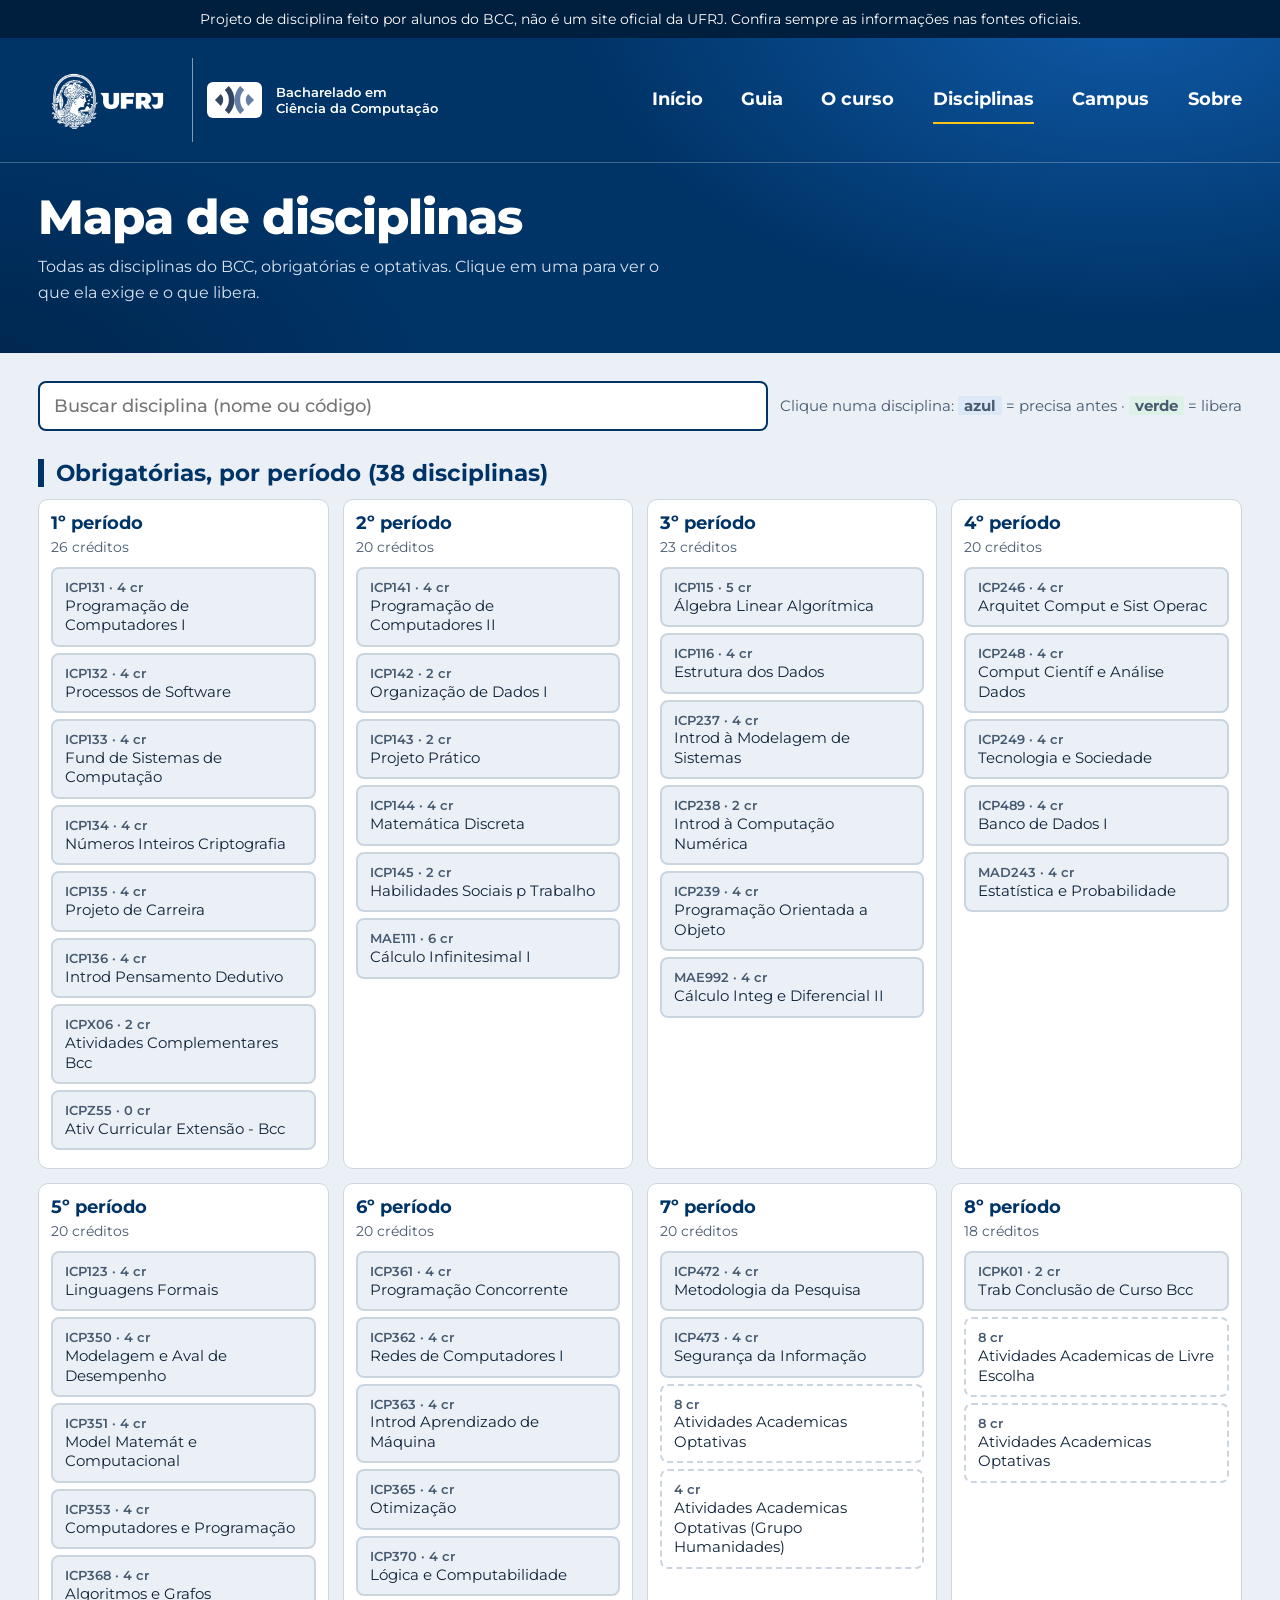
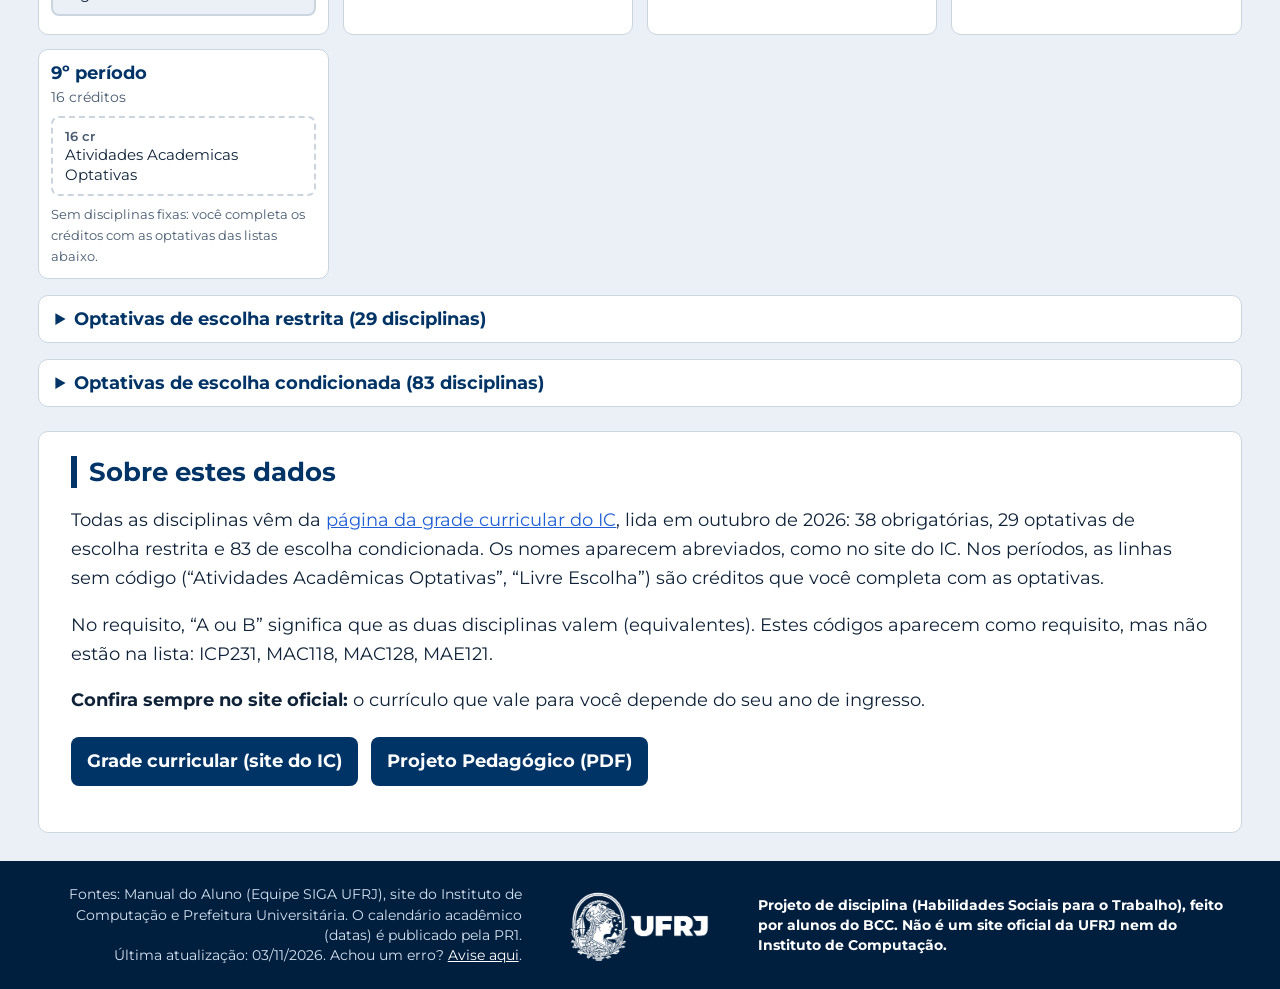
<file: disciplinas.html>
<!doctype html>
<html lang="pt-BR">
  <head>
    <meta charset="utf-8" />
    <meta name="viewport" content="width=device-width, initial-scale=1" />
    <title>Disciplinas — Calouro BCC</title>
    <link rel="preconnect" href="https://fonts.googleapis.com" />
    <link rel="preconnect" href="https://fonts.gstatic.com" crossorigin />
    <link
      href="https://fonts.googleapis.com/css2?family=Montserrat:wght@400;500;600;700;800&family=JetBrains+Mono:wght@500&display=swap"
      rel="stylesheet"
    />
    <link rel="stylesheet" href="style.css" />
  </head>
  <body>
    <!-- Link para pular o menu (acessibilidade) -->
    <a class="skip" href="#main">Ir para o conteúdo</a>
    <!-- Aviso: este site é um trabalho de alunos e não é oficial -->
    <div class="draft">
      Projeto de disciplina feito por alunos do BCC, não é um site oficial da UFRJ. Confira sempre
      as informações nas fontes oficiais.
    </div>
    <!-- Topo azul: logos, menu e título da página -->
    <div class="hero small wide">
      <div class="topwrap">
        <header class="top">
          <div class="lockup">
            <img
              class="ufrj"
              src="img/ufrj-horizontal-negativa-telas.png"
              alt="UFRJ"
              width="139"
              height="84"
            />
            <div class="sep" aria-hidden="true"></div>
            <span class="icbadge"
              ><img src="img/logo-ic.svg" alt="Instituto de Computação" width="40" height="28"
            /></span>
            <div class="unit">Bacharelado em<br />Ciência da Computação</div>
          </div>
          <nav class="parts" aria-label="Partes do site">
            <a href="index.html">Início</a><a href="guia.html">Guia</a
            ><a href="curso.html">O curso</a><a href="disciplinas.html" aria-current="page">Disciplinas</a
            ><a href="campus.html">Campus</a><a href="sobre.html">Sobre</a>
          </nav>
        </header>
      </div>
      <div class="in">
        <h1>Mapa de disciplinas</h1>
        <p class="lead">
          Todas as disciplinas do BCC, obrigatórias e optativas. Clique em uma para ver o que ela
          exige e o que libera.
        </p>
      </div>
    </div>
    <!-- Conteúdo da página -->
    <main id="main" class="wrap wide">
      <div class="tools">
        <input
          id="q"
          class="search"
          type="search"
          placeholder="Buscar disciplina (nome ou código)"
          aria-label="Buscar disciplina"
          autocomplete="off"
        />
        <span class="legend"
          >Clique numa disciplina: <b style="background: #dce8f7; padding: 0 6px">azul</b> = precisa
          antes · <b style="background: #ddf1e6; padding: 0 6px">verde</b> = libera</span
        >
      </div>
      <p class="empty" id="vazio" role="status">Nenhuma disciplina encontrada. Tente outra palavra.</p>
      <h2 class="vgrupo">Obrigatórias, por período (38 disciplinas)</h2>
      <div class="grid-periods" id="grade"></div>
      <details class="opt" id="opt-R">
        <summary>Optativas de escolha restrita (29 disciplinas)</summary>
        <div class="opt-grid" id="gR"></div>
      </details>
      <details class="opt" id="opt-C">
        <summary>Optativas de escolha condicionada (83 disciplinas)</summary>
        <div class="opt-grid" id="gC"></div>
      </details>
      <div class="detalhe" id="detalhe" role="status" aria-live="polite" hidden></div>
      <section class="topic" style="margin-top: 24px">
        <h2>Sobre estes dados</h2>
        <p>
          Todas as disciplinas vêm da
          <a href="https://ic.ufrj.br/info/grade-curricular-bcc/" target="_blank" rel="noopener"
            >página da grade curricular do IC</a
          >, lida em outubro de 2026: 38 obrigatórias, 29 optativas de escolha restrita e 83 de
          escolha condicionada. Os nomes aparecem abreviados, como no site do IC. Nos períodos, as
          linhas sem código (“Atividades Acadêmicas Optativas”, “Livre Escolha”) são créditos que
          você completa com as optativas.
        </p>
        <p>
          No requisito, “A ou B” significa que as duas disciplinas valem (equivalentes). Estes
          códigos aparecem como requisito, mas não estão na lista: ICP231, MAC118, MAC128, MAE121.
        </p>
        <p>
          <b>Confira sempre no site oficial:</b> o currículo que vale para você depende do seu ano
          de ingresso.
        </p>
        <p>
          <a
            class="btn"
            href="https://ic.ufrj.br/info/grade-curricular-bcc/"
            target="_blank"
            rel="noopener"
            >Grade curricular (site do IC)</a
          >
          <a
            class="btn"
            href="https://ic.ufrj.br/graduacao/Projeto-Pedag%C3%B3gico-BCC-2022.pdf"
            target="_blank"
            rel="noopener"
            >Projeto Pedagógico (PDF)</a
          >
        </p>
      </section>
    </main>
    <!-- Rodapé -->
    <footer class="foot">
      <div class="in foot3">
        <p class="fl">
          Fontes: Manual do Aluno (Equipe SIGA UFRJ), site do Instituto de Computação e Prefeitura
          Universitária. O calendário acadêmico (datas) é publicado pela PR1.
          <br />Última atualização: 03/11/2026.
          Achou um erro?
          <a href="https://github.com/williand3v/calouro-bcc-projeto-final/issues/new" target="_blank" rel="noopener">Avise aqui</a>.
        </p>
        <img
          src="img/ufrj-horizontal-negativa-telas.png"
          alt="UFRJ"
          width="139"
          height="84"
          loading="lazy"
        />
        <p class="fr">
          <b
            >Projeto de disciplina (Habilidades Sociais para o Trabalho), feito por alunos do BCC.
            Não é um site oficial da UFRJ nem do Instituto de Computação.</b
          >
        </p>
      </div>
    </footer>
    <script src="busca.js"></script>
    <script>
      // Lista das disciplinas, lida da página da grade curricular do IC.
      // c = código, n = nome, cr = créditos, ch = carga horária,
      // p = período (1 a 9) ou tipo de optativa (R = escolha restrita, C = escolha condicionada),
      // r = requisitos ("A=B" quer dizer que A ou B servem).
      const D = [
        { c: "ICP131", n: "Programação de Computadores I", cr: 4.0, ch: 60, p: 1, r: [] },
        { c: "ICP132", n: "Processos de Software", cr: 4.0, ch: 60, p: 1, r: [] },
        { c: "ICP133", n: "Fund de Sistemas de Computação", cr: 4.0, ch: 60, p: 1, r: [] },
        { c: "ICP134", n: "Números Inteiros Criptografia", cr: 4.0, ch: 60, p: 1, r: [] },
        { c: "ICP135", n: "Projeto de Carreira", cr: 4.0, ch: 60, p: 1, r: [] },
        { c: "ICP136", n: "Introd Pensamento Dedutivo", cr: 4.0, ch: 60, p: 1, r: [] },
        { c: "ICPX06", n: "Atividades Complementares Bcc", cr: 2.0, ch: 90, p: 1, r: [] },
        { c: "ICPZ55", n: "Ativ Curricular Extensão - Bcc", cr: 0.0, ch: 320, p: 1, r: [] },
        { c: "ICP141", n: "Programação de Computadores II", cr: 4.0, ch: 60, p: 2, r: ["ICP131"] },
        { c: "ICP142", n: "Organização de Dados I", cr: 2.0, ch: 30, p: 2, r: [] },
        {
          c: "ICP143",
          n: "Projeto Prático",
          cr: 2.0,
          ch: 30,
          p: 2,
          r: ["ICP131", "ICP132", "ICP133"],
        },
        { c: "ICP144", n: "Matemática Discreta", cr: 4.0, ch: 60, p: 2, r: ["ICP134"] },
        { c: "ICP145", n: "Habilidades Sociais p Trabalho", cr: 2.0, ch: 30, p: 2, r: ["ICP135"] },
        { c: "MAE111", n: "Cálculo Infinitesimal I", cr: 6.0, ch: 90, p: 2, r: [] },
        {
          c: "ICP115",
          n: "Álgebra Linear Algorítmica",
          cr: 5.0,
          ch: 90,
          p: 3,
          r: ["ICP136", "ICP144"],
        },
        { c: "ICP116", n: "Estrutura dos Dados", cr: 4.0, ch: 60, p: 3, r: ["ICP141"] },
        {
          c: "ICP237",
          n: "Introd à Modelagem de Sistemas",
          cr: 4.0,
          ch: 60,
          p: 3,
          r: ["ICP132", "ICP141"],
        },
        {
          c: "ICP238",
          n: "Introd à Computação Numérica",
          cr: 2.0,
          ch: 30,
          p: 3,
          r: ["ICP131", "ICP133", "MAE111"],
        },
        { c: "ICP239", n: "Programação Orientada a Objeto", cr: 4.0, ch: 60, p: 3, r: ["ICP141"] },
        { c: "MAE992", n: "Cálculo Integ e Diferencial II", cr: 4.0, ch: 60, p: 3, r: ["MAE111"] },
        {
          c: "ICP246",
          n: "Arquitet Comput e Sist Operac",
          cr: 4.0,
          ch: 60,
          p: 4,
          r: ["ICP133", "ICP141"],
        },
        {
          c: "ICP248",
          n: "Comput Científ e Análise Dados",
          cr: 4.0,
          ch: 60,
          p: 4,
          r: ["ICP115", "ICP238", "MAE992"],
        },
        { c: "ICP249", n: "Tecnologia e Sociedade", cr: 4.0, ch: 60, p: 4, r: ["ICP145"] },
        { c: "ICP489", n: "Banco de Dados I", cr: 4.0, ch: 60, p: 4, r: ["ICP116"] },
        { c: "MAD243", n: "Estatística e Probabilidade", cr: 4.0, ch: 60, p: 4, r: ["MAE121"] },
        { c: "ICP123", n: "Linguagens Formais", cr: 4.0, ch: 60, p: 5, r: ["ICP141", "ICP144"] },
        {
          c: "ICP350",
          n: "Modelagem e Aval de Desempenho",
          cr: 4.0,
          ch: 60,
          p: 5,
          r: ["ICP115", "MAD243"],
        },
        {
          c: "ICP351",
          n: "Model Matemát e Computacional",
          cr: 4.0,
          ch: 60,
          p: 5,
          r: ["ICP115", "MAE992"],
        },
        { c: "ICP353", n: "Computadores e Programação", cr: 4.0, ch: 60, p: 5, r: ["ICP246"] },
        { c: "ICP368", n: "Algoritmos e Grafos", cr: 4.0, ch: 60, p: 5, r: ["ICP116", "ICP144"] },
        {
          c: "ICP361",
          n: "Programação Concorrente",
          cr: 4.0,
          ch: 60,
          p: 6,
          r: ["ICP239", "ICP353"],
        },
        {
          c: "ICP362",
          n: "Redes de Computadores I",
          cr: 4.0,
          ch: 60,
          p: 6,
          r: ["ICP131", "ICP133", "MAD243"],
        },
        {
          c: "ICP363",
          n: "Introd Aprendizado de Máquina",
          cr: 4.0,
          ch: 60,
          p: 6,
          r: ["ICP248", "MAD243"],
        },
        { c: "ICP365", n: "Otimização", cr: 4.0, ch: 60, p: 6, r: ["ICP115", "ICP238"] },
        { c: "ICP370", n: "Lógica e Computabilidade", cr: 4.0, ch: 60, p: 6, r: ["ICP123"] },
        { c: "ICP472", n: "Metodologia da Pesquisa", cr: 4.0, ch: 60, p: 7, r: ["ICP249"] },
        {
          c: "ICP473",
          n: "Segurança da Informação",
          cr: 4.0,
          ch: 60,
          p: 7,
          r: ["ICP353", "ICP362"],
        },
        { c: "", n: "Atividades Academicas Optativas", cr: 8.0, ch: 120, p: 7, r: [] },
        {
          c: "",
          n: "Atividades Academicas Optativas (Grupo Humanidades)",
          cr: 4.0,
          ch: 60,
          p: 7,
          r: [],
        },
        { c: "ICPK01", n: "Trab Conclusão de Curso Bcc", cr: 2.0, ch: 90, p: 8, r: ["ICP472"] },
        { c: "", n: "Atividades Academicas de Livre Escolha", cr: 8.0, ch: 120, p: 8, r: [] },
        { c: "", n: "Atividades Academicas Optativas", cr: 8.0, ch: 120, p: 8, r: [] },
        { c: "", n: "Atividades Academicas Optativas", cr: 16.0, ch: 240, p: 9, r: [] },
        { c: "FCF108", n: "Ética I", cr: 4.0, ch: 60, p: "R", r: [] },
        { c: "FCF614", n: "Ética II", cr: 4.0, ch: 60, p: "R", r: [] },
        { c: "FCF615", n: "Ética III", cr: 4.0, ch: 60, p: "R", r: [] },
        { c: "FCF616", n: "Ética IV", cr: 4.0, ch: 60, p: "R", r: [] },
        { c: "NEP101", n: "Teoria Direitos Fundamentais", cr: 4.0, ch: 60, p: "R", r: [] },
        { c: "NEP110", n: "Fund Direitos Humanos", cr: 4.0, ch: 60, p: "R", r: [] },
        { c: "NEP120", n: "Fund Polít Públicas Dir Hum", cr: 4.0, ch: 60, p: "R", r: [] },
        { c: "NEP130", n: "Tóp Esp Polít Públ Dir Hum I", cr: 4.0, ch: 60, p: "R", r: [] },
        { c: "NEP140", n: "Tóp Esp Polít Públ Dir Hum II", cr: 4.0, ch: 60, p: "R", r: [] },
        { c: "NEP141", n: "Tóp Esp Polít Públ Dir Hum III", cr: 4.0, ch: 60, p: "R", r: [] },
        { c: "NEP142", n: "Tóp Esp Polít Públ Dir Hum IV", cr: 4.0, ch: 60, p: "R", r: [] },
        { c: "NEP143", n: "Tóp Esp Polít Públ Dir Hum V", cr: 4.0, ch: 60, p: "R", r: [] },
        { c: "NEP144", n: "Tóp Esp Polít Públ Dir Hum VI", cr: 2.0, ch: 30, p: "R", r: [] },
        { c: "NEP145", n: "Tóp Esp Polít Públ Dir Hum VII", cr: 2.0, ch: 30, p: "R", r: [] },
        { c: "NEP146", n: "Dir Hum, Gênero e Sexualidades", cr: 4.0, ch: 60, p: "R", r: [] },
        { c: "NEP147", n: "Dir Hum e Democracia", cr: 4.0, ch: 60, p: "R", r: [] },
        { c: "NEP148", n: "Dir Hum, Pens Negro e Racismo", cr: 4.0, ch: 60, p: "R", r: [] },
        { c: "NEP149", n: "Dir Hum e Meio Ambiente", cr: 4.0, ch: 60, p: "R", r: [] },
        { c: "NEP150", n: "Dir Hum e Saúde", cr: 4.0, ch: 60, p: "R", r: [] },
        { c: "NEP151", n: "Dir Hum e Cultura", cr: 4.0, ch: 60, p: "R", r: [] },
        { c: "NEP152", n: "Dir Hum, Conflit e Territórios", cr: 4.0, ch: 60, p: "R", r: [] },
        { c: "NEP153", n: "Dir Hum e Trabalho", cr: 4.0, ch: 60, p: "R", r: [] },
        { c: "NEP154", n: "Dir Hum e Sistema de Justiça", cr: 4.0, ch: 60, p: "R", r: [] },
        { c: "NEP155", n: "Dir Hum e Movimentos Sociais", cr: 4.0, ch: 60, p: "R", r: [] },
        { c: "NEP156", n: "Dir Hum, Globalização e Tecnol", cr: 4.0, ch: 60, p: "R", r: [] },
        { c: "NEP157", n: "Dir Hum, Violência e Democrac", cr: 4.0, ch: 60, p: "R", r: [] },
        { c: "NEP158", n: "Dir Hum e Polít Internacional", cr: 4.0, ch: 60, p: "R", r: [] },
        { c: "NEP159", n: "Dir Hum e Desigualdade Sociais", cr: 4.0, ch: 60, p: "R", r: [] },
        { c: "NEP160", n: "Dir Hum na América Latina", cr: 4.0, ch: 60, p: "R", r: [] },
        {
          c: "FIM230",
          n: "Física III - a",
          cr: 4.0,
          ch: 60,
          p: "C",
          r: ["FIT112", "MAC128=MAE992"],
        },
        { c: "FIM240", n: "Física IV - a", cr: 4.0, ch: 60, p: "C", r: ["FIM230"] },
        { c: "FIT112", n: "Física I - a", cr: 4.0, ch: 60, p: "C", r: [] },
        {
          c: "FIT122",
          n: "Física II - a",
          cr: 4.0,
          ch: 60,
          p: "C",
          r: ["FIT112", "MAC118=MAE111"],
        },
        { c: "ICP005", n: "Ética em Computação", cr: 4.0, ch: 60, p: "C", r: [] },
        { c: "ICP006", n: "Internet das Coisas", cr: 4.0, ch: 60, p: "C", r: ["ICP246", "ICP362"] },
        {
          c: "ICP009",
          n: "Sist Colaborat e Comput Social",
          cr: 4.0,
          ch: 60,
          p: "C",
          r: ["ICP237"],
        },
        { c: "ICP010", n: "Web Semântica", cr: 4.0, ch: 60, p: "C", r: ["ICP489"] },
        {
          c: "ICP011",
          n: "Tóp Esp em Ciência de Dados I",
          cr: 4.0,
          ch: 60,
          p: "C",
          r: ["ICP363", "ICP489"],
        },
        {
          c: "ICP012",
          n: "Tóp Esp em Ciência de Dados II",
          cr: 4.0,
          ch: 60,
          p: "C",
          r: ["ICP363", "ICP489"],
        },
        {
          c: "ICP013",
          n: "Séries e Transformadas Comput",
          cr: 4.0,
          ch: 60,
          p: "C",
          r: ["ICP115", "MAE992"],
        },
        {
          c: "ICP014",
          n: "Comput Científ Equaç Dif Ordin",
          cr: 4.0,
          ch: 60,
          p: "C",
          r: ["ICP248", "ICP351"],
        },
        { c: "ICP015", n: "Comput Científ Equaç Dif Parc", cr: 4.0, ch: 60, p: "C", r: ["ICP014"] },
        {
          c: "ICP016",
          n: "Introd Métod Elementos Finitos",
          cr: 4.0,
          ch: 60,
          p: "C",
          r: ["ICP248"],
        },
        { c: "ICP017", n: "Otimização Linear", cr: 4.0, ch: 60, p: "C", r: ["ICP365"] },
        { c: "ICP018", n: "Otimização Não Linear", cr: 4.0, ch: 60, p: "C", r: ["ICP365"] },
        { c: "ICP019", n: "Álgebra Linear Aplicada", cr: 4.0, ch: 60, p: "C", r: ["ICP248"] },
        { c: "ICP020", n: "Engenharia de Software", cr: 4.0, ch: 60, p: "C", r: ["ICP237"] },
        { c: "ICP021", n: "Tóp Esp em Engenharia Dados I", cr: 4.0, ch: 60, p: "C", r: ["ICP489"] },
        {
          c: "ICP022",
          n: "Tóp Esp em Engenharia Dados II",
          cr: 4.0,
          ch: 60,
          p: "C",
          r: ["ICP489"],
        },
        { c: "ICP023", n: "Gestão de Projetos", cr: 4.0, ch: 60, p: "C", r: ["ICP237"] },
        { c: "ICP024", n: "Análise e Projeto de Sistemas", cr: 4.0, ch: 60, p: "C", r: ["ICP237"] },
        { c: "ICP025", n: "Computação em Nuvem", cr: 4.0, ch: 60, p: "C", r: ["ICP246", "ICP362"] },
        { c: "ICP026", n: "Redes de Computadores II", cr: 4.0, ch: 60, p: "C", r: ["ICP362"] },
        {
          c: "ICP027",
          n: "Criptografia",
          cr: 4.0,
          ch: 60,
          p: "C",
          r: ["ICP115", "ICP131", "ICP134"],
        },
        { c: "ICP028", n: "Tóp Esp em Arquitetura Comput", cr: 4.0, ch: 60, p: "C", r: ["ICP246"] },
        { c: "ICP029", n: "Empreendedorismo e Inovação", cr: 4.0, ch: 60, p: "C", r: ["ICP145"] },
        { c: "ICP030", n: "Governança e Gestão de Dados", cr: 4.0, ch: 60, p: "C", r: ["ICP489"] },
        {
          c: "ICP031",
          n: "Tóp Esp em Comp Científica I",
          cr: 4.0,
          ch: 60,
          p: "C",
          r: ["ICP351", "ICP365"],
        },
        {
          c: "ICP032",
          n: "Tóp Esp em Comp Científica II",
          cr: 4.0,
          ch: 60,
          p: "C",
          r: ["ICP351", "ICP365"],
        },
        { c: "ICP034", n: "Análise de Redes Sociais", cr: 4.0, ch: 60, p: "C", r: [] },
        {
          c: "ICP035",
          n: "Tóp Esp em Teoria da Comput I",
          cr: 4.0,
          ch: 60,
          p: "C",
          r: ["ICP116", "ICP144"],
        },
        {
          c: "ICP036",
          n: "Tóp Esp em Teoria da Comput II",
          cr: 4.0,
          ch: 60,
          p: "C",
          r: ["ICP116", "ICP144"],
        },
        { c: "ICP038", n: "Fundamentos Processo Negócio", cr: 4.0, ch: 60, p: "C", r: ["ICP132"] },
        { c: "ICP041", n: "Oficina de Desenv Software I", cr: 4.0, ch: 60, p: "C", r: ["ICP237"] },
        { c: "ICP042", n: "Oficina de Desenv Software II", cr: 4.0, ch: 60, p: "C", r: ["ICP237"] },
        { c: "ICP051", n: "Tóp Esp em Eng de Software I", cr: 4.0, ch: 60, p: "C", r: ["ICP237"] },
        { c: "ICP052", n: "Tóp Esp em Eng de Software II", cr: 4.0, ch: 60, p: "C", r: ["ICP237"] },
        { c: "ICP061", n: "Desenvolvimento Web I", cr: 4.0, ch: 60, p: "C", r: ["ICP239"] },
        { c: "ICP062", n: "Desenvolvimento Web II", cr: 4.0, ch: 60, p: "C", r: ["ICP239"] },
        { c: "ICP071", n: "Tóp Esp em Sist Computacion I", cr: 4.0, ch: 60, p: "C", r: ["ICP361"] },
        {
          c: "ICP072",
          n: "Tóp Esp em Sist Computacion II",
          cr: 4.0,
          ch: 60,
          p: "C",
          r: ["ICP362"],
        },
        {
          c: "ICP081",
          n: "Oficina de Teconologia I",
          cr: 2.0,
          ch: 30,
          p: "C",
          r: ["ICP141", "ICP239"],
        },
        {
          c: "ICP082",
          n: "Oficina de Teconologia II",
          cr: 2.0,
          ch: 30,
          p: "C",
          r: ["ICP141", "ICP239"],
        },
        {
          c: "ICP083",
          n: "Oficina de Teconologia III",
          cr: 2.0,
          ch: 30,
          p: "C",
          r: ["ICP141", "ICP239"],
        },
        {
          c: "ICP084",
          n: "Oficina de Teconologia IV",
          cr: 2.0,
          ch: 30,
          p: "C",
          r: ["ICP141", "ICP239"],
        },
        {
          c: "ICP085",
          n: "Oficina de Teconologia V",
          cr: 2.0,
          ch: 30,
          p: "C",
          r: ["ICP141", "ICP239"],
        },
        { c: "ICP091", n: "Tóp Esp em Ciência Comput I", cr: 4.0, ch: 60, p: "C", r: [] },
        { c: "ICP092", n: "Tóp Esp em Ciência Comput II", cr: 4.0, ch: 60, p: "C", r: [] },
        { c: "ICP093", n: "Tóp Esp em Ciência Comput III", cr: 4.0, ch: 60, p: "C", r: [] },
        { c: "ICP094", n: "Tóp Esp em Ciência Comput IV", cr: 4.0, ch: 60, p: "C", r: [] },
        { c: "ICP095", n: "Tóp Esp em Ciência Comput V", cr: 4.0, ch: 60, p: "C", r: [] },
        { c: "ICP096", n: "Lab Análise de Redes Sociais", cr: 4.0, ch: 60, p: "C", r: ["ICP034"] },
        { c: "ICP100", n: "Introd Gestão Estratégica Ti", cr: 4.0, ch: 60, p: "C", r: [] },
        {
          c: "ICP102",
          n: "Tecn para Grandes Vol de Dados",
          cr: 4.0,
          ch: 60,
          p: "C",
          r: ["ICP489"],
        },
        { c: "ICP103", n: "Análise de Risco", cr: 4.0, ch: 60, p: "C", r: ["MAD243"] },
        { c: "ICP356", n: "Organização de Dados II", cr: 4.0, ch: 60, p: "C", r: ["ICP116"] },
        {
          c: "ICP357",
          n: "Data Warehousing e Intel Negóc",
          cr: 4.0,
          ch: 60,
          p: "C",
          r: ["ICP489"],
        },
        { c: "ICP359", n: "Introd ao Suporte à Decisão", cr: 4.0, ch: 60, p: "C", r: ["MAD243"] },
        {
          c: "ICP367",
          n: "Sistemas Distribuídos",
          cr: 4.0,
          ch: 60,
          p: "C",
          r: ["ICP361", "ICP362"],
        },
        { c: "ICP465", n: "Tóp Esp Informática Sociedade", cr: 4.0, ch: 60, p: "C", r: [] },
        {
          c: "ICP471",
          n: "Compiladores",
          cr: 4.0,
          ch: 60,
          p: "C",
          r: ["ICP116", "ICP123", "ICP353"],
        },
        { c: "ICP478", n: "Métodos Numéricos I", cr: 4.0, ch: 60, p: "C", r: ["ICP231"] },
        { c: "ICP491", n: "Banco de Dados II", cr: 4.0, ch: 60, p: "C", r: ["ICP489"] },
        { c: "ICP508", n: "Inteligência Artificial", cr: 4.0, ch: 60, p: "C", r: ["ICP368"] },
        { c: "ICP518", n: "Teoria de Grafos", cr: 4.0, ch: 60, p: "C", r: ["ICP368"] },
        { c: "ICP532", n: "Mineração de Dados", cr: 4.0, ch: 60, p: "C", r: ["ICP489", "MAD243"] },
        { c: "ICP603", n: "Gestão do Conhecimento", cr: 4.0, ch: 60, p: "C", r: ["ICP142"] },
        { c: "ICP605", n: "Recuperação de Informação", cr: 4.0, ch: 60, p: "C", r: ["ICP116"] },
        { c: "ICP606", n: "Tóp Esp em Programação", cr: 4.0, ch: 60, p: "C", r: ["ICP368"] },
        { c: "ICP616", n: "Interação Humano-computador", cr: 4.0, ch: 60, p: "C", r: ["ICP237"] },
        {
          c: "ICP622",
          n: "Program Paralela e Distribuída",
          cr: 4.0,
          ch: 60,
          p: "C",
          r: ["ICP361"],
        },
        { c: "ICP633", n: "Algoritmos de Aproximação", cr: 4.0, ch: 60, p: "C", r: ["ICP368"] },
        { c: "ICP636", n: "Algoritmos Paralelos", cr: 4.0, ch: 60, p: "C", r: ["ICP368"] },
        {
          c: "ICP638",
          n: "Computação Algébrica",
          cr: 4.0,
          ch: 60,
          p: "C",
          r: ["ICP115", "ICP131", "ICP134"],
        },
        { c: "ICP639", n: "Computação Quântica", cr: 4.0, ch: 60, p: "C", r: ["ICP115", "ICP134"] },
        { c: "ICP640", n: "Projeto Teste de Software", cr: 4.0, ch: 60, p: "C", r: ["ICP237"] },
        { c: "ICPX03", n: "Monitoria I", cr: 2.0, ch: 90, p: "C", r: [] },
        { c: "ICPX04", n: "Monitoria II", cr: 2.0, ch: 90, p: "C", r: ["ICPX03"] },
        { c: "IEE115", n: "Economia", cr: 4.0, ch: 60, p: "C", r: [] },
        { c: "LEB599", n: "Est da Líng Bras de Sinais I", cr: 4.0, ch: 60, p: "C", r: [] },
        { c: "MAE993", n: "Cálculo Int e Diferencial III", cr: 4.0, ch: 60, p: "C", r: ["MAE992"] },
        {
          c: "MAE994",
          n: "Cálculo Int e Diferencial IV",
          cr: 4.0,
          ch: 60,
          p: "C",
          r: ["ICP115", "MAE992"],
        },
      ];
      // por[código] = a disciplina com esse código.
      const por = {};
      D.forEach((x) => {
        if (x.c) por[x.c] = x;
      });
      // Códigos dos requisitos de uma disciplina (separa as equivalentes "A=B").
      const rc = (x) => x.r.flatMap((t) => t.split("="));
      // libera[código] = as disciplinas que têm esse código como requisito.
      const libera = {};
      D.forEach((x) => {
        if (x.c) rc(x).forEach((k) => (libera[k] = libera[k] || []).push(x.c));
      });
      // Mostra 4.0 como 4.
      const fmt = (n) => String(n).replace(".0", "");
      // Monta o cartão de uma disciplina (as linhas sem código são só créditos).
      const card = (x) =>
        x.c
          ? `<button class="course" data-c="${x.c}"><b>${x.c} · ${fmt(x.cr)} cr</b>${x.n}</button>`
          : `<div class="course info"><b>${fmt(x.cr)} cr</b>${x.n}</div>`;
      // Monta os 9 períodos.
      const grade = document.getElementById("grade"),
        det = document.getElementById("detalhe"),
        q = document.getElementById("q");
      for (let p = 1; p <= 9; p++) {
        const cs = D.filter((x) => x.p === p),
          cred = cs.reduce((s, c) => s + c.cr, 0);
        const s = document.createElement("section");
        s.className = "periodo";
        s.id = "periodo-" + p;
        s.innerHTML =
          `<h2>${p}º período</h2><small>${fmt(cred)} créditos</small>` +
          cs.map(card).join("") +
          (cs.every((x) => !x.c)
            ? '<p class="nota">Sem disciplinas fixas: você completa os créditos com as optativas das listas abaixo.</p>'
            : "");
        grade.appendChild(s);
      }
      // Monta as caixas das optativas.
      document.getElementById("gR").innerHTML = D.filter((x) => x.p === "R")
        .map(card)
        .join("");
      document.getElementById("gC").innerHTML = D.filter((x) => x.p === "C")
        .map(card)
        .join("");
      // Etiqueta de uma disciplina no painel de baixo (clicável se estiver na lista).
      const pillOf = (k) =>
        por[k]
          ? `<button class="pill" data-c="${k}">${k} ${por[k].n}</button>`
          : `<span class="pill">${k} (fora da lista)</span>`;
      // Mostra "A ou B" quando o requisito tem equivalência.
      const reqHtml = (t) => t.split("=").map(pillOf).join(" <i>ou</i> ");
      // Clicou numa disciplina: pinta de azul o que ela exige e de verde o que ela libera,
      // apaga as outras e preenche o painel de baixo.
      function pinta(cod) {
        const all = document.querySelectorAll(".course[data-c]");
        all.forEach((b) => {
          const c = b.dataset.c;
          b.classList.remove("sel", "req", "lib", "dim");
          if (!cod) return;
          if (c === cod) b.classList.add("sel");
          else if (rc(por[cod]).includes(c)) b.classList.add("req");
          else if ((libera[cod] || []).includes(c)) b.classList.add("lib");
          else b.classList.add("dim");
        });
        if (!cod) {
          det.hidden = true;
          return;
        }
        document.querySelectorAll("details.opt").forEach((d) => {
          if (d.querySelector(".course.req,.course.lib,.course.sel")) d.open = true;
        });
        const c = por[cod];
        det.hidden = false;
        det.innerHTML = `<h2>${c.c} · ${c.n}</h2><p>${fmt(c.cr)} créditos · ${c.ch} h · ${typeof c.p === "number" ? c.p + "º período (obrigatória)" : c.p === "R" ? "optativa de escolha restrita" : "optativa de escolha condicionada"}</p>
    <p><b>Precisa antes:</b> ${c.r.length ? c.r.map(reqHtml).join(" ") : "nenhum pré-requisito"}</p>
    <p><b>Libera:</b> ${(libera[cod] || []).length ? libera[cod].map(pillOf).join("") : "nenhuma disciplina da lista depende dela"}</p>`;
      }
      // Clique num cartão de disciplina.
      document.addEventListener("click", (e) => {
        const b = e.target.closest(".course[data-c]");
        if (b && !e.target.closest("#detalhe")) pinta(b.dataset.c);
      });
      // Clique numa etiqueta do painel de baixo: vai para aquela disciplina.
      det.addEventListener("click", (e) => {
        const b = e.target.closest(".pill[data-c]");
        if (b) {
          pinta(b.dataset.c);
          const t = document.querySelector(`.course[data-c="${b.dataset.c}"]`);
          if (t) t.scrollIntoView({ block: "center" });
        }
      });
      // Busca: esconde cartões, períodos e caixas sem resultado.
      q.addEventListener("input", () => {
        const t = q.value.trim();
        grade.classList.toggle("filtrando", !!t);
        document.querySelectorAll(".course").forEach((b) => {
          b.hidden = !!t && !contem(b.textContent, t);
        });
        document.getElementById("vazio").style.display =
          t && !document.querySelector(".course:not([hidden])") ? "block" : "none";
        document.querySelectorAll(".periodo").forEach((s) => {
          s.hidden = !!t && ![...s.querySelectorAll(".course")].some((b) => !b.hidden);
        });
        document.querySelectorAll("details.opt").forEach((d) => {
          const n = [...d.querySelectorAll(".course")].filter((b) => !b.hidden).length;
          d.hidden = !!t && !n;
          if (t && n) d.open = true;
        });
      });
    </script>
  </body>
</html>
</file>
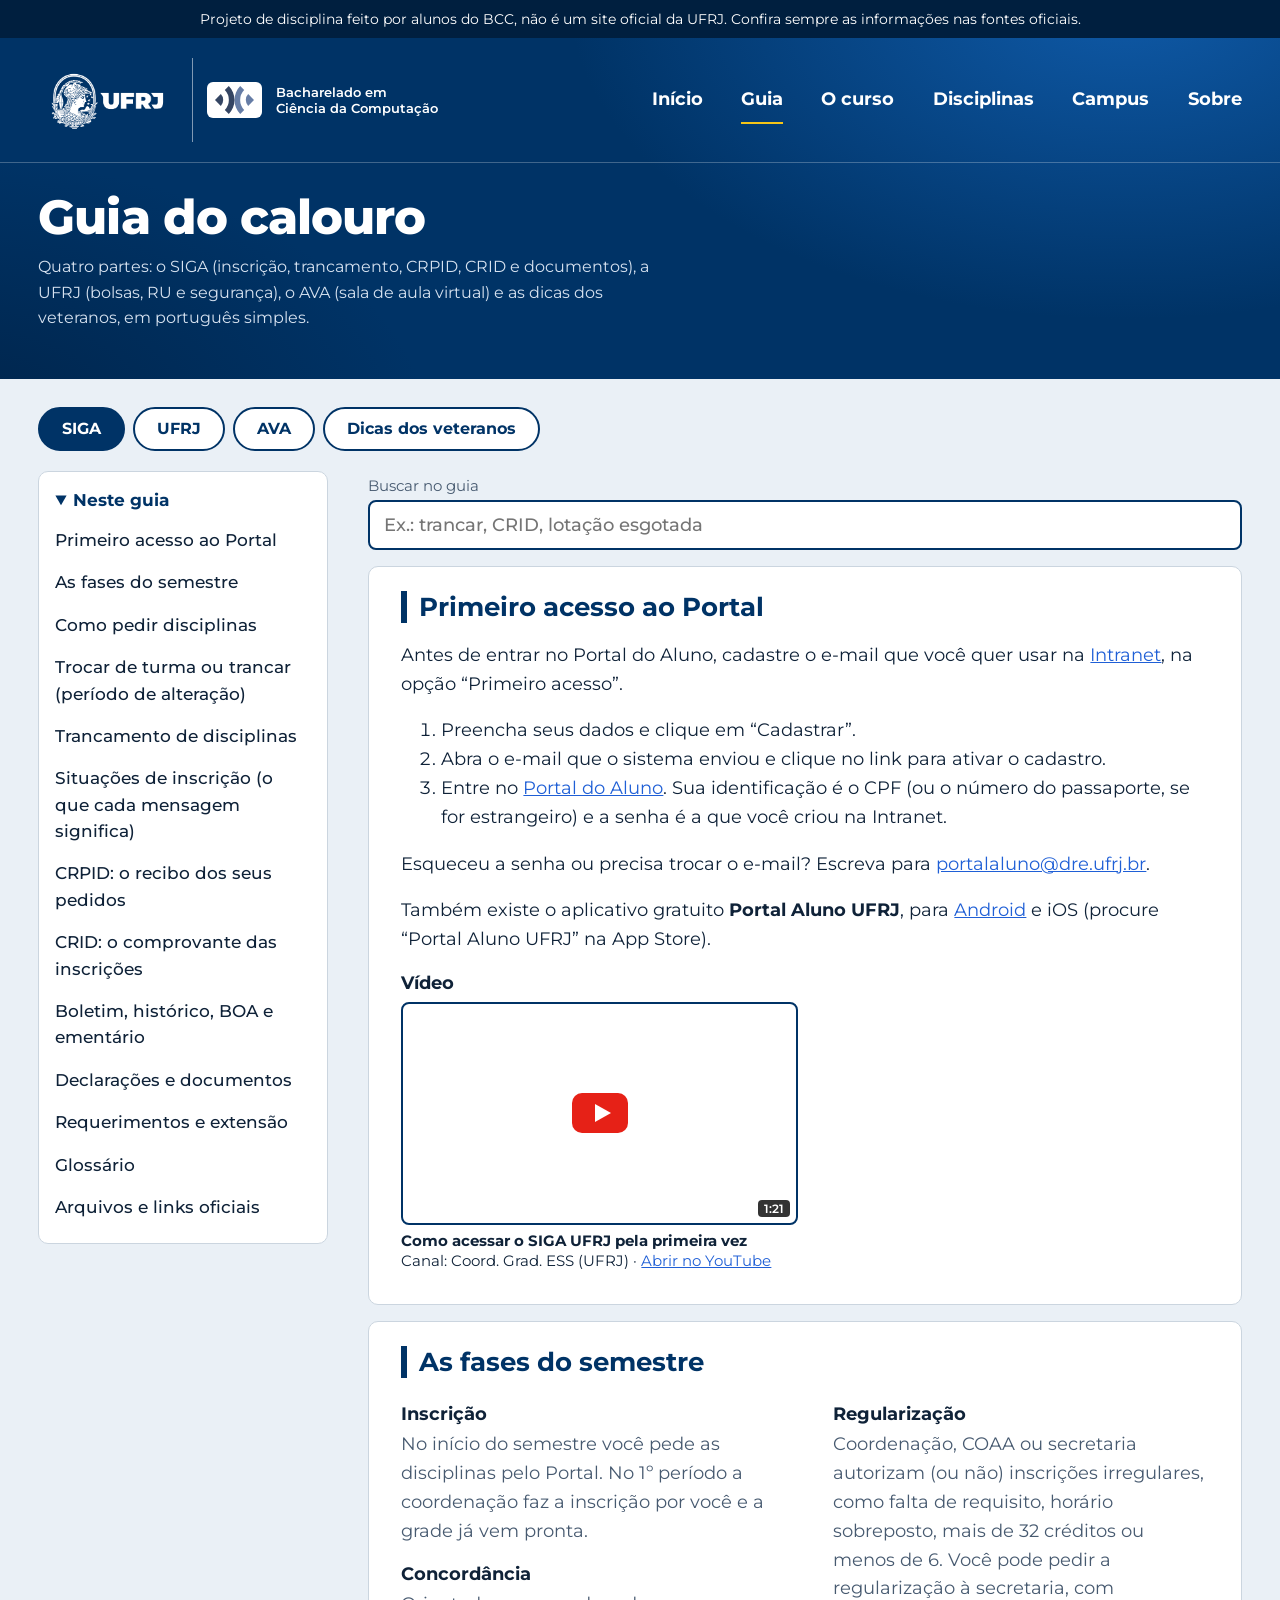
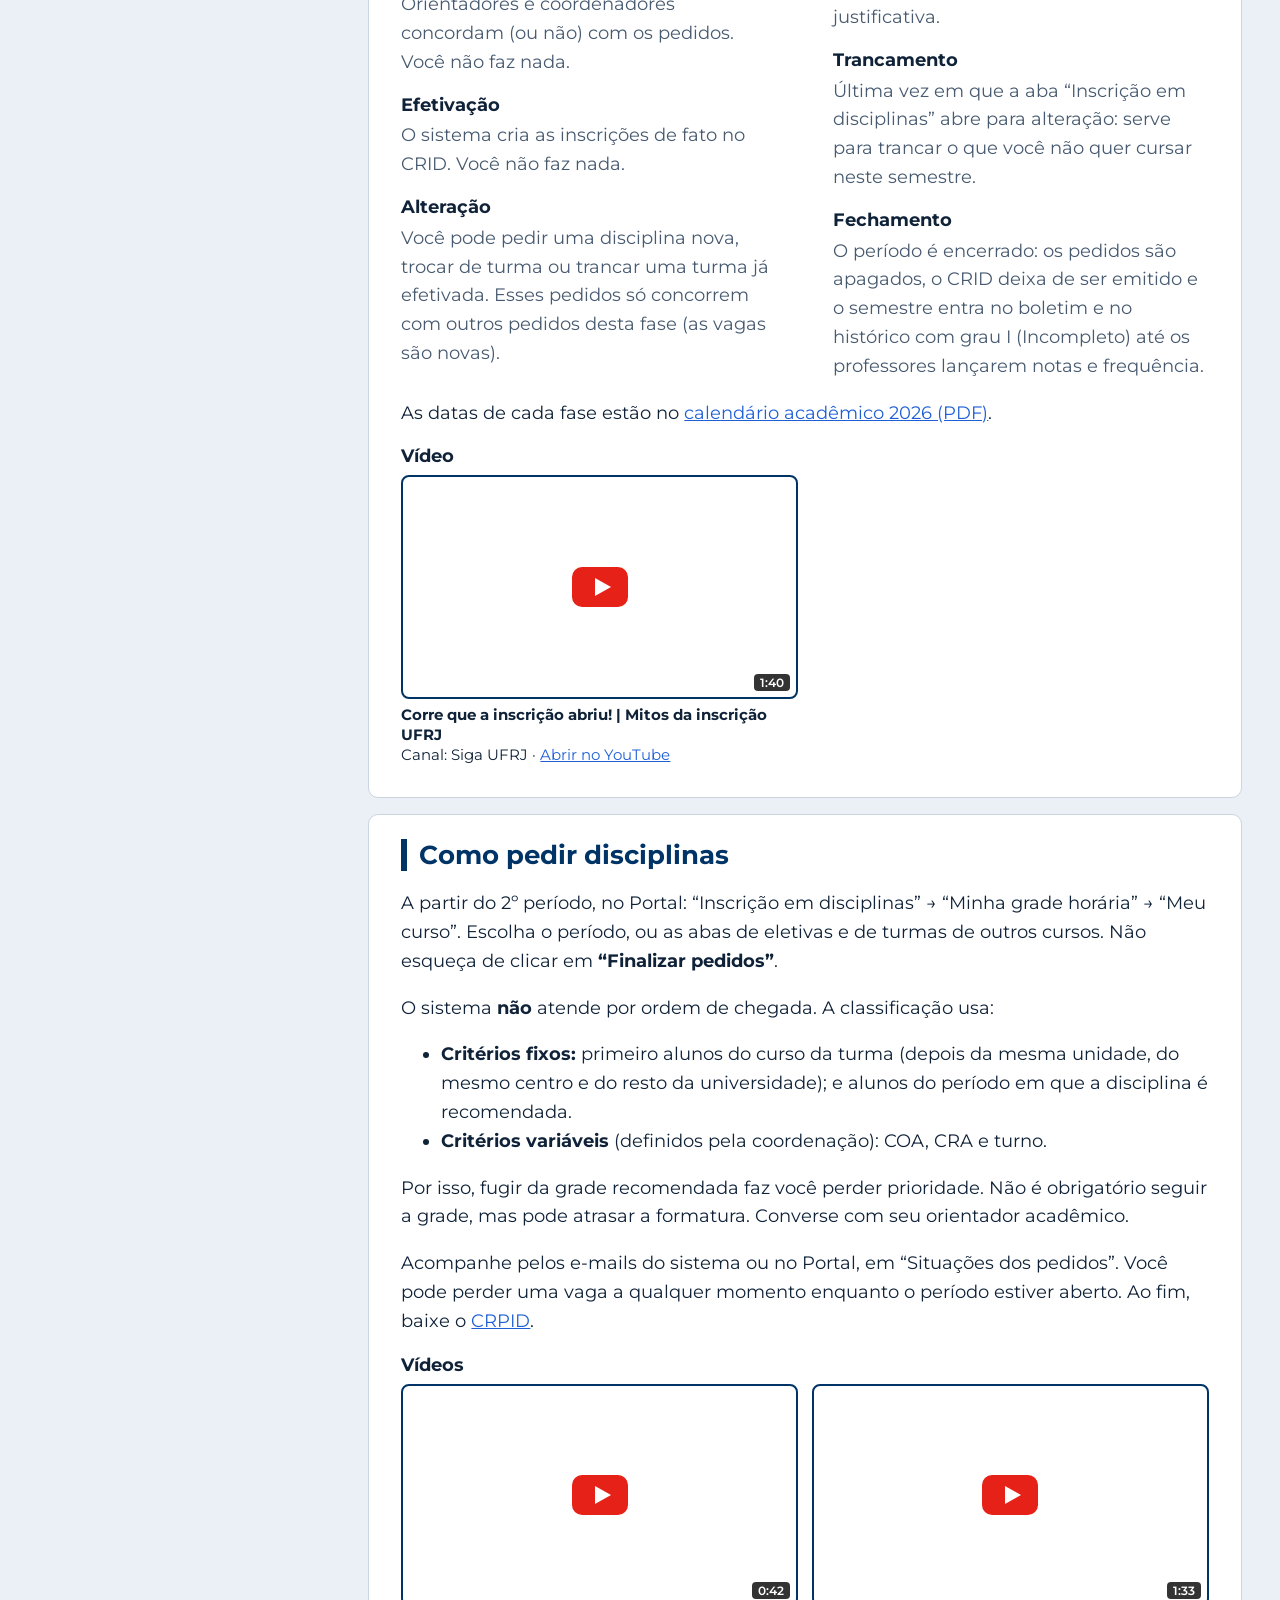
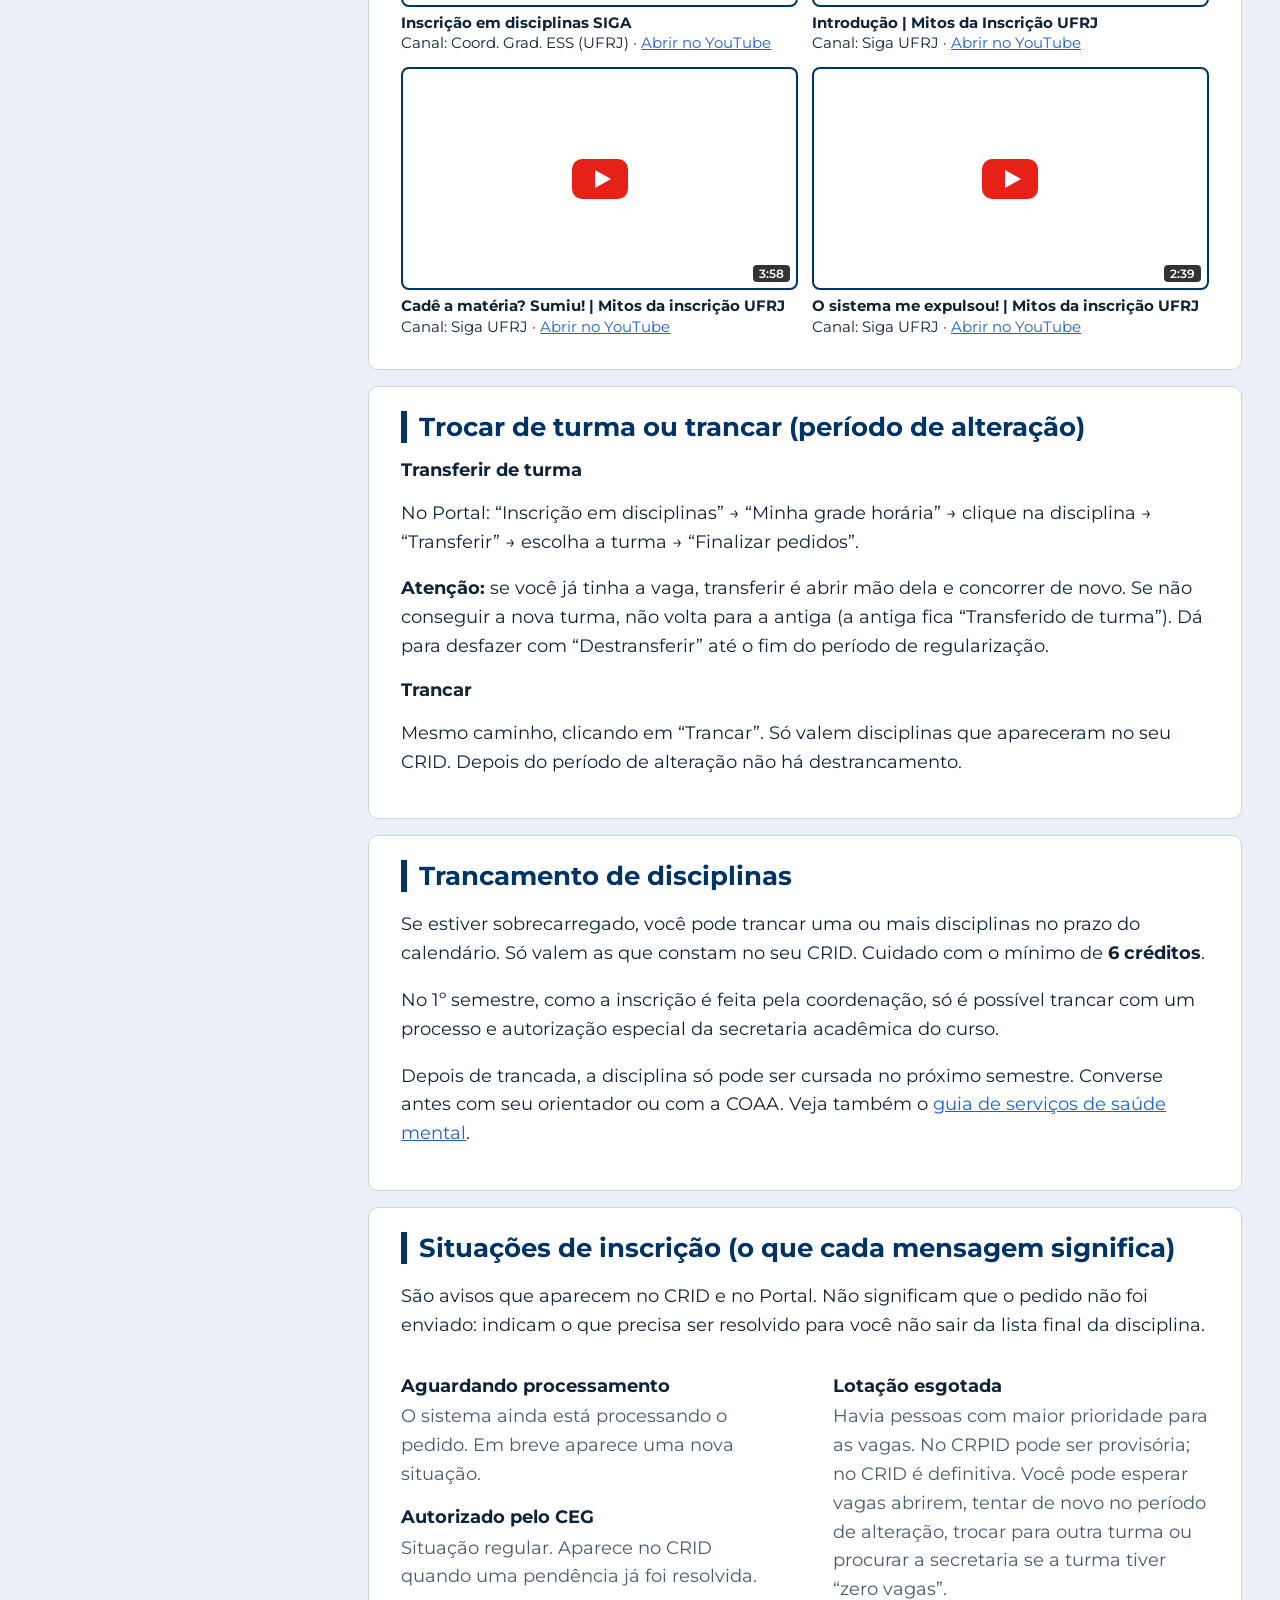
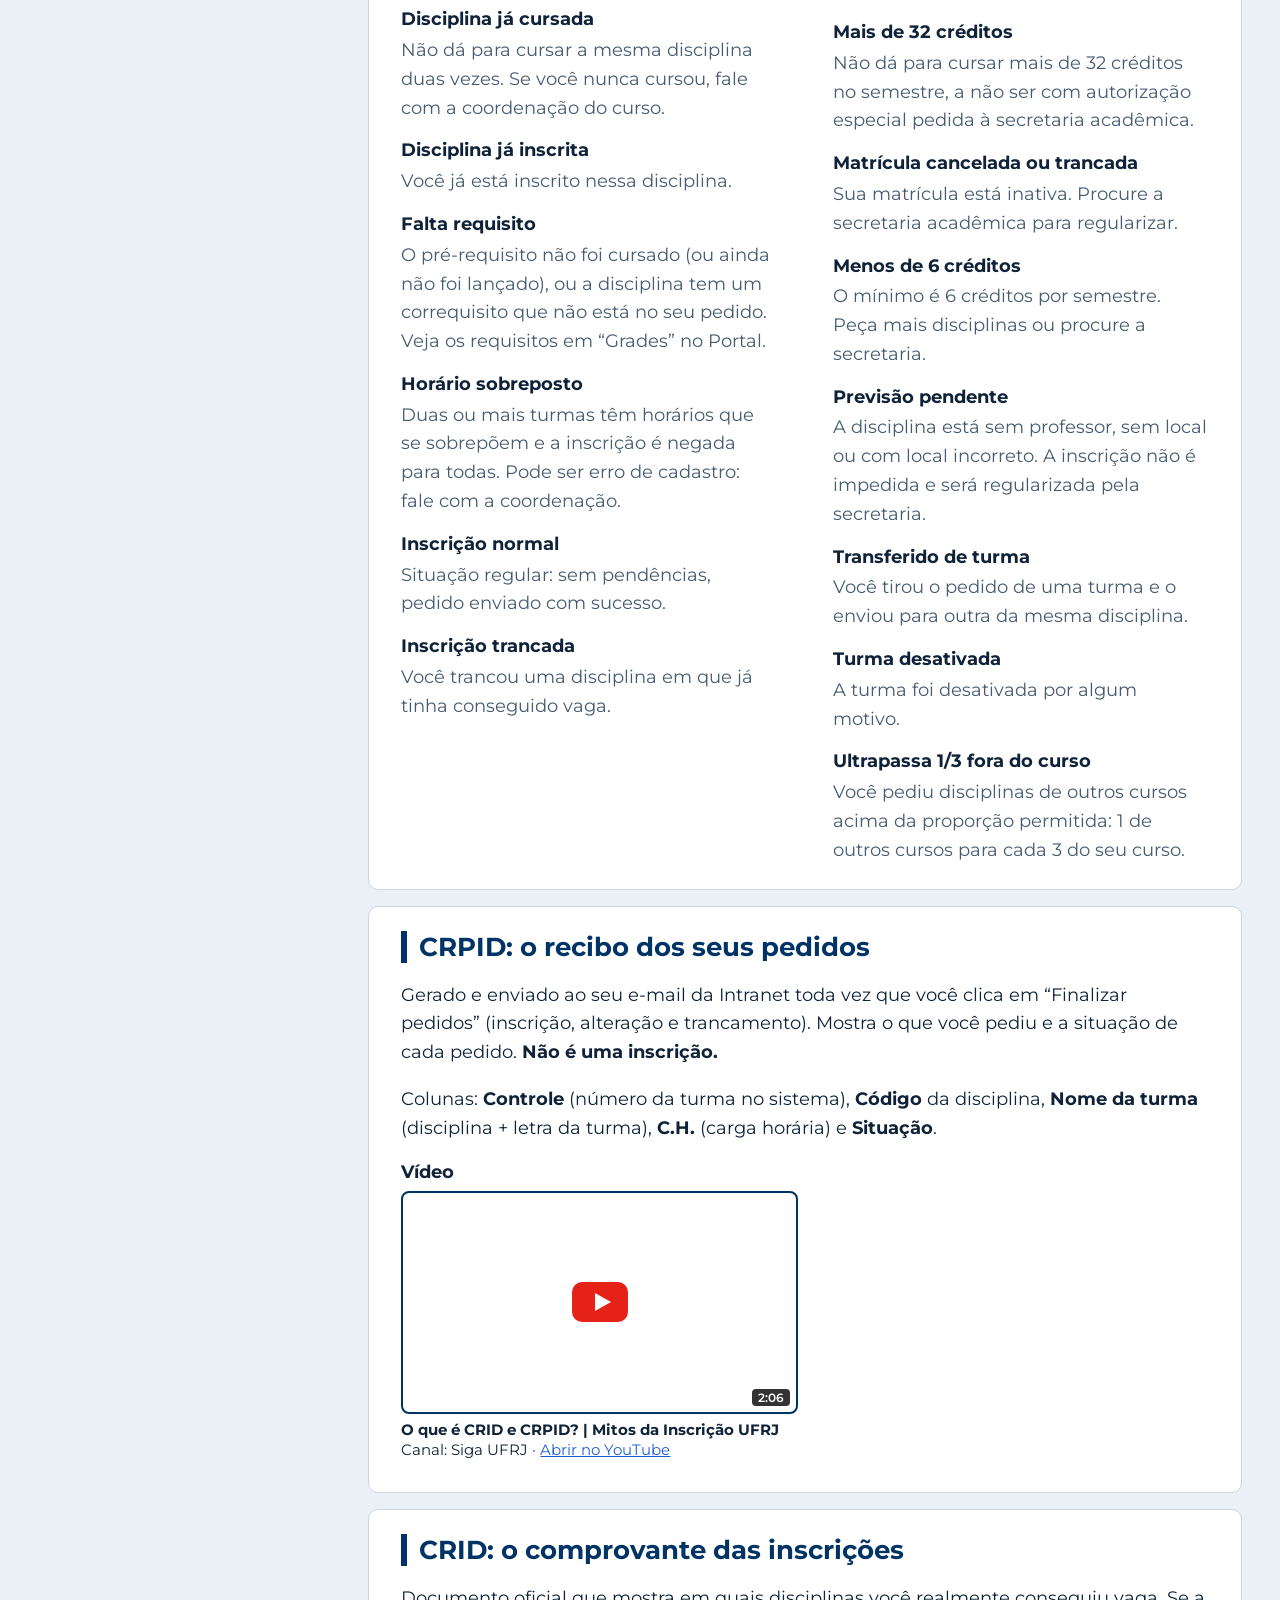
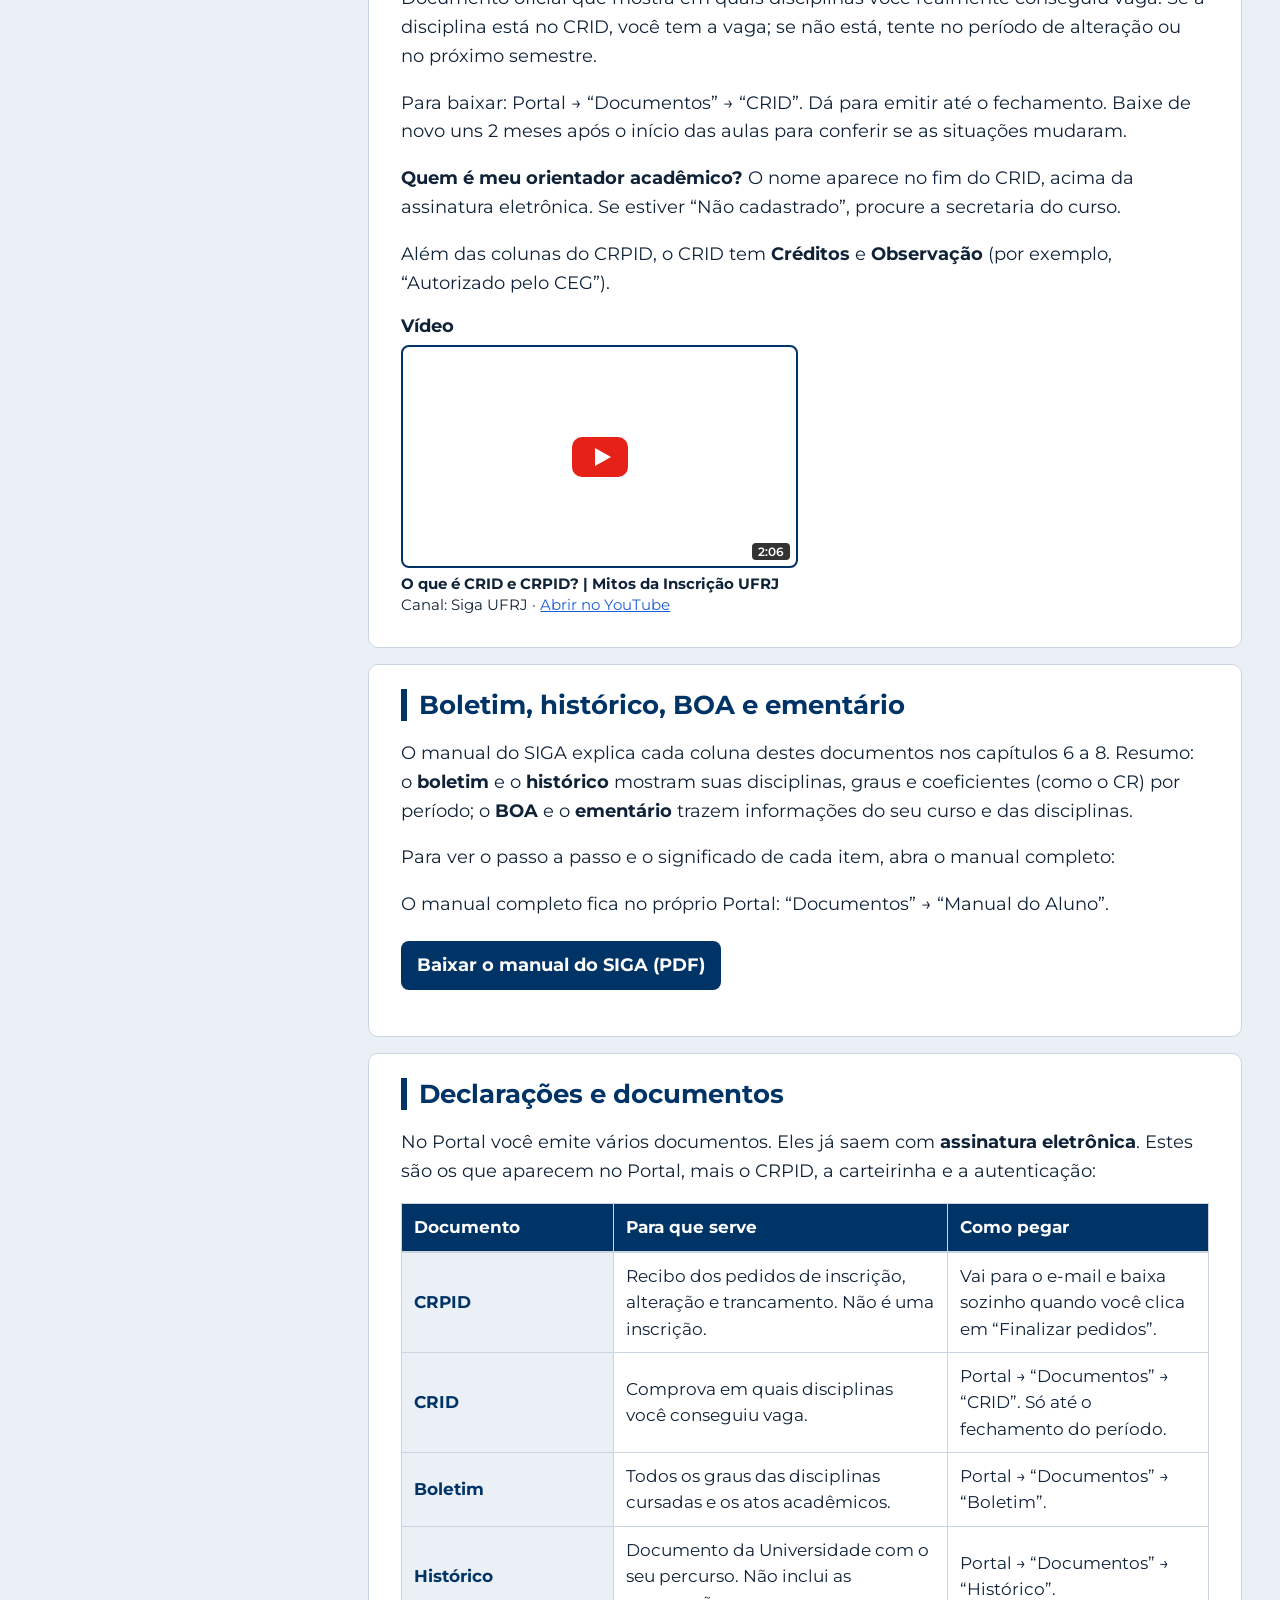
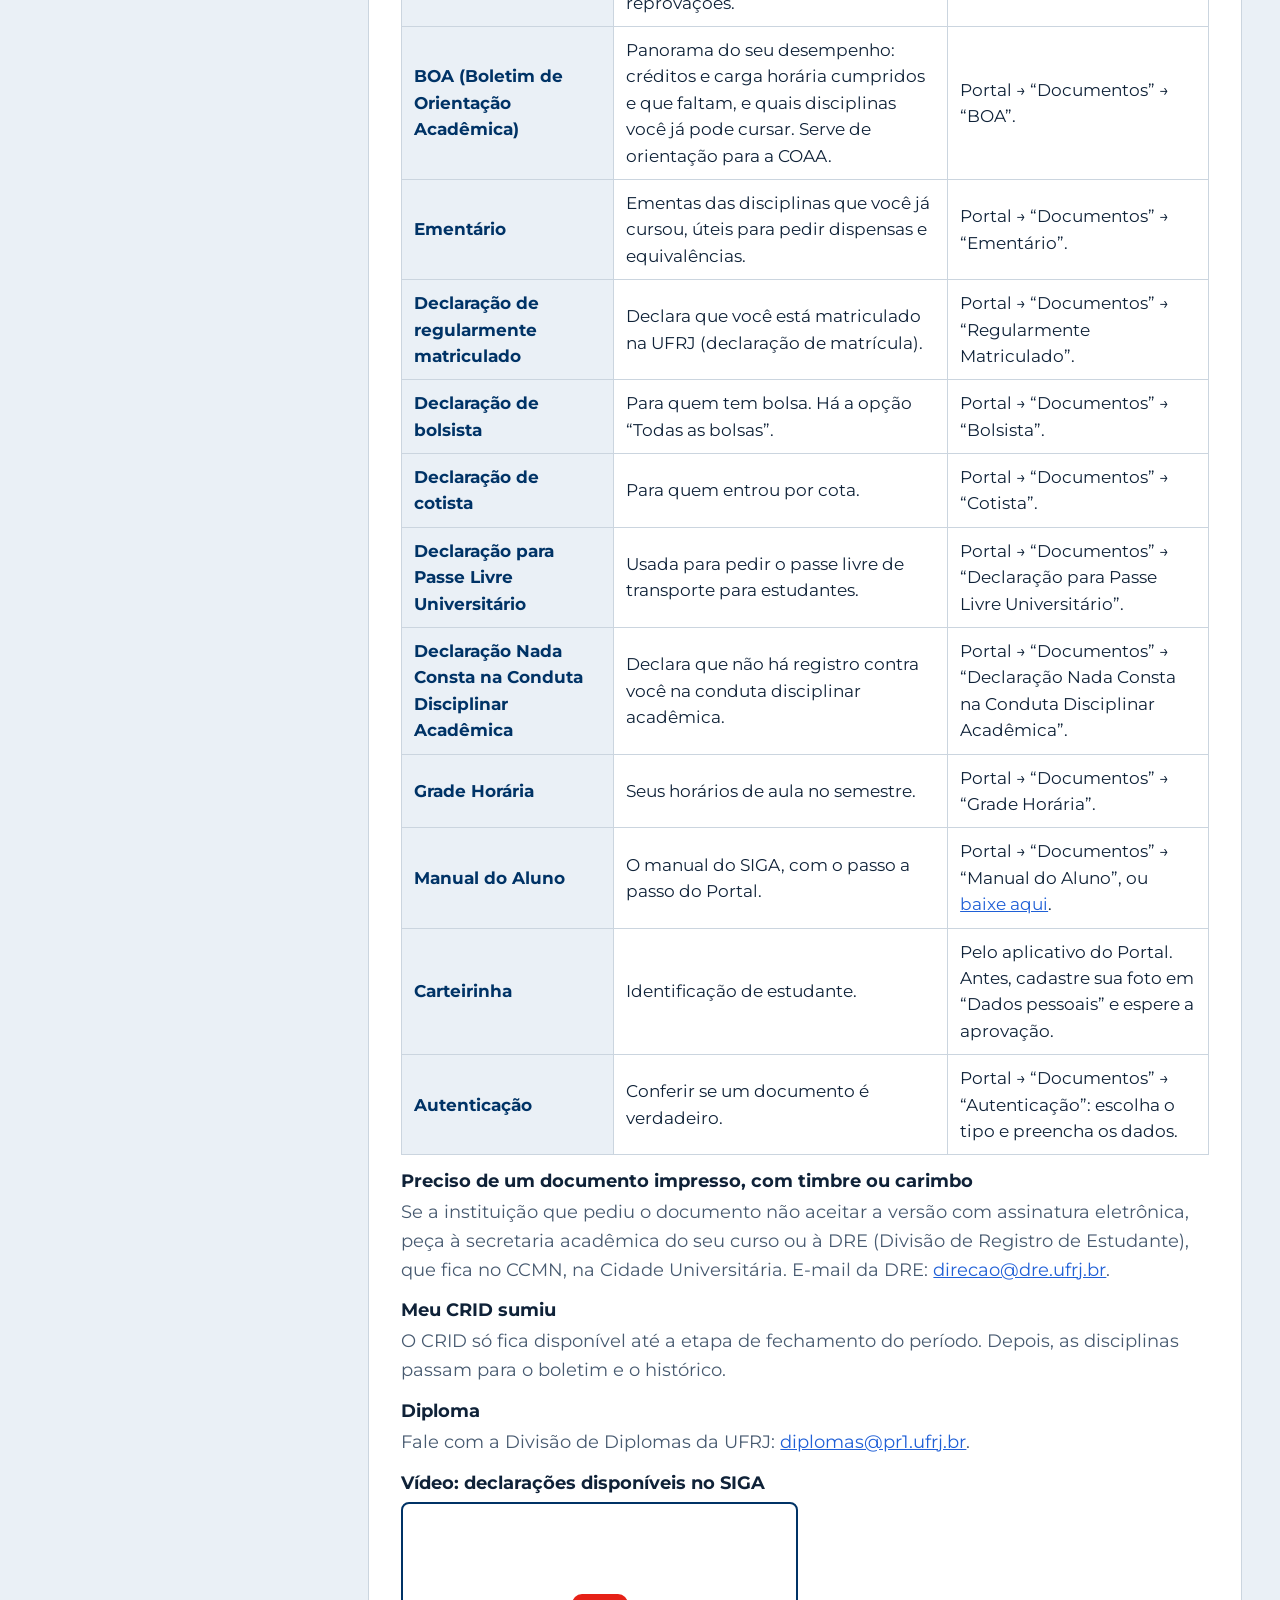
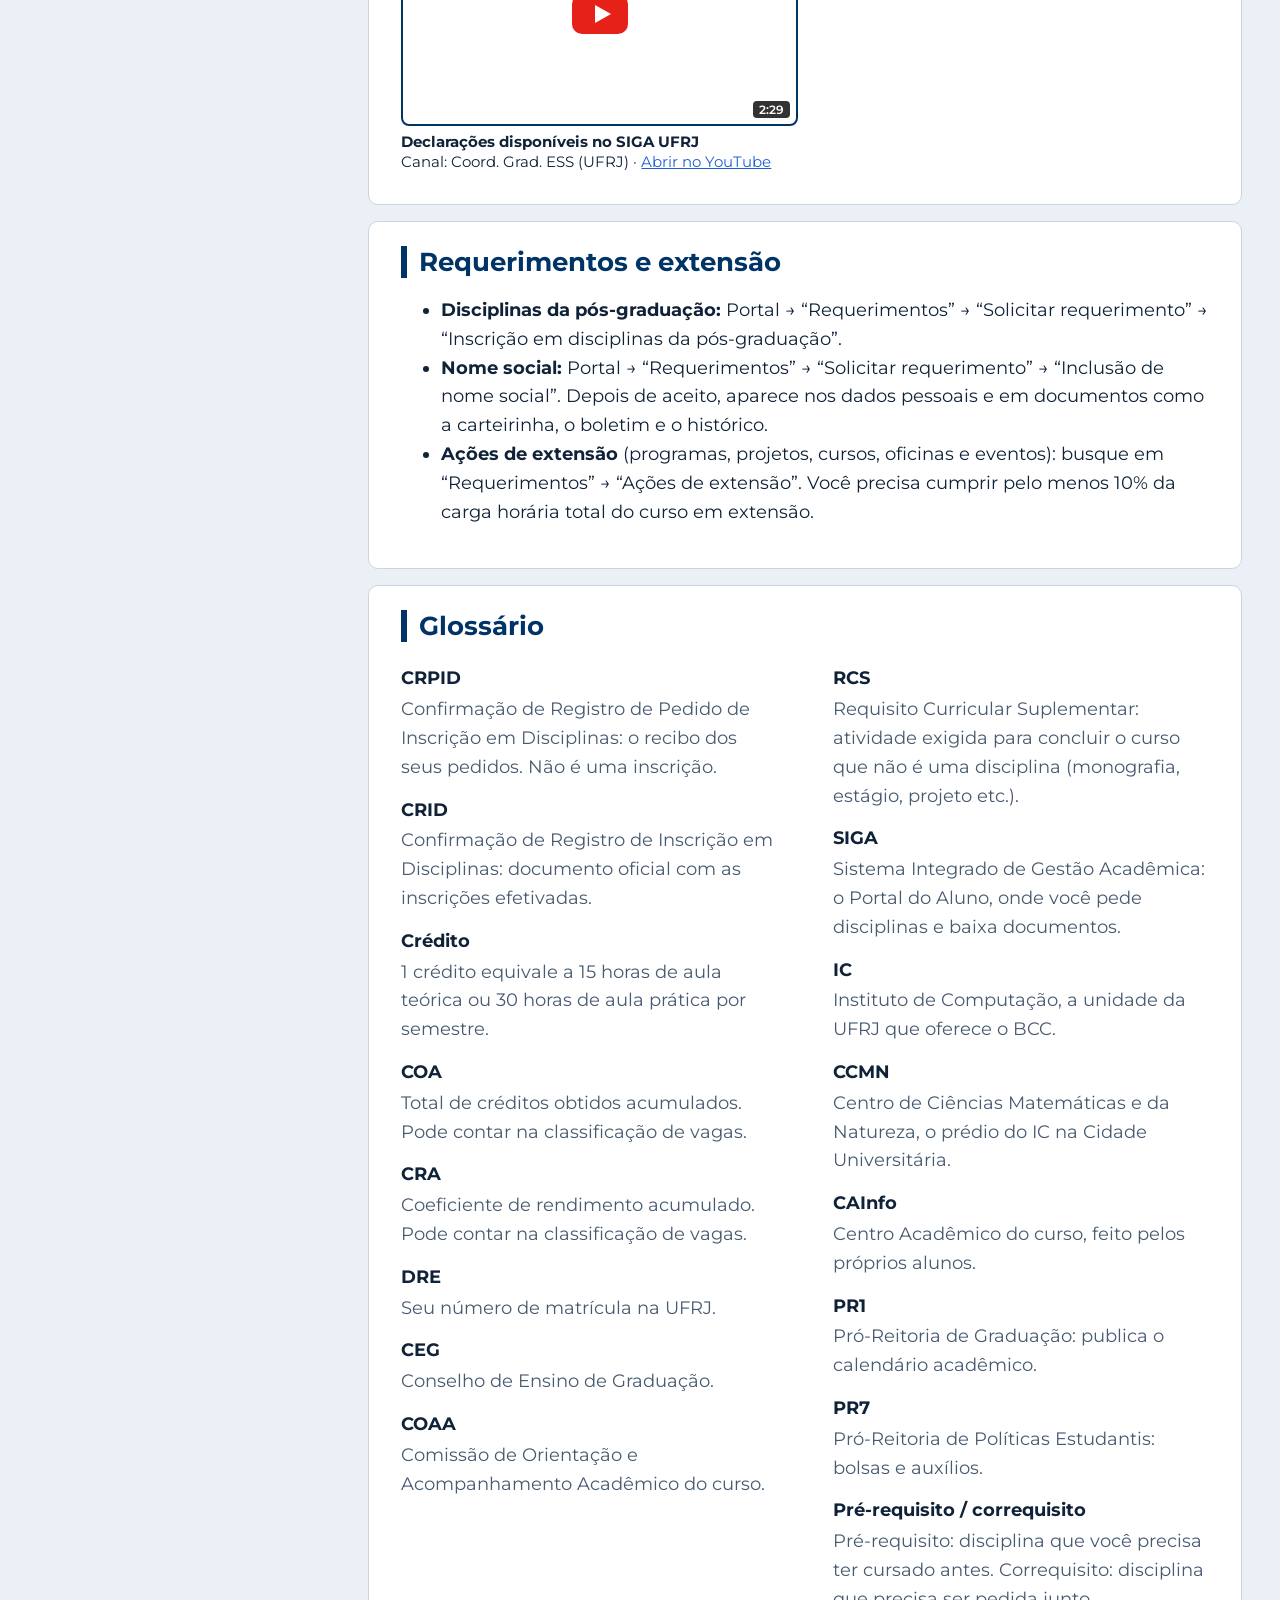
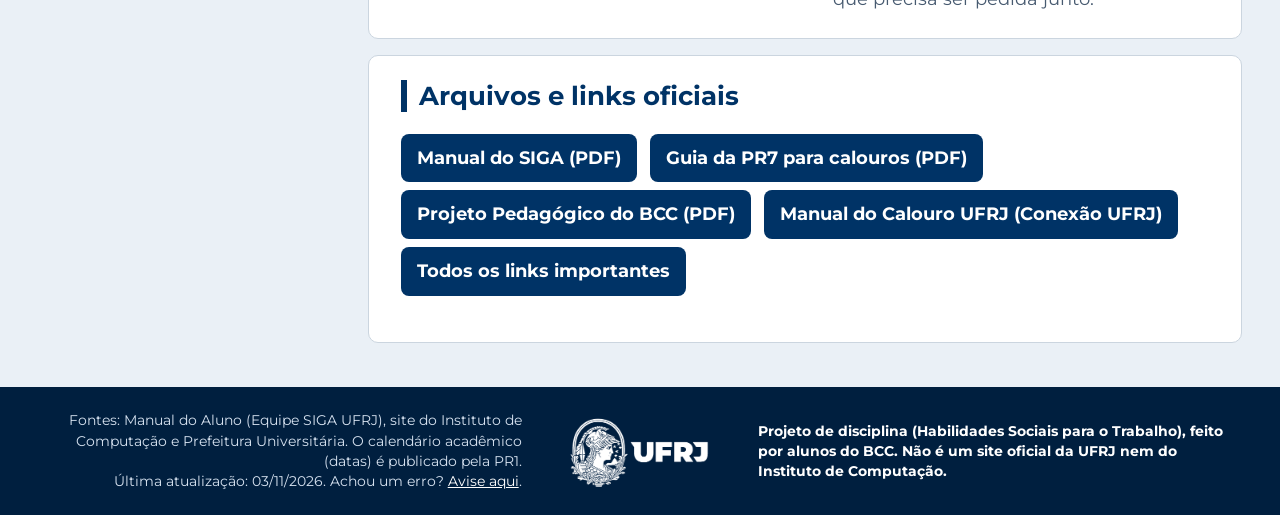
<file: guia.html>
<!doctype html>
<html lang="pt-BR">
  <head>
    <meta charset="utf-8" />
    <meta name="viewport" content="width=device-width, initial-scale=1" />
    <title>Guia — Calouro BCC</title>
    <link rel="preconnect" href="https://fonts.googleapis.com" />
    <link rel="preconnect" href="https://fonts.gstatic.com" crossorigin />
    <link
      href="https://fonts.googleapis.com/css2?family=Montserrat:wght@400;500;600;700;800&family=JetBrains+Mono:wght@500&display=swap"
      rel="stylesheet"
    />
    <link rel="stylesheet" href="style.css" />
  </head>
  <body>
    <!-- Link para pular o menu (acessibilidade) -->
    <a class="skip" href="#main">Ir para o conteúdo</a>
    <!-- Aviso: este site é um trabalho de alunos e não é oficial -->
    <div class="draft">
      Projeto de disciplina feito por alunos do BCC, não é um site oficial da UFRJ. Confira sempre
      as informações nas fontes oficiais.
    </div>
    <!-- Topo azul: logos, menu e título da página -->
    <div class="hero small wide">
      <div class="topwrap">
        <header class="top">
          <div class="lockup">
            <img
              class="ufrj"
              src="img/ufrj-horizontal-negativa-telas.png"
              alt="UFRJ"
              width="139"
              height="84"
            />
            <div class="sep" aria-hidden="true"></div>
            <span class="icbadge"
              ><img src="img/logo-ic.svg" alt="Instituto de Computação" width="40" height="28"
            /></span>
            <div class="unit">Bacharelado em<br />Ciência da Computação</div>
          </div>
          <nav class="parts" aria-label="Partes do site">
            <a href="index.html">Início</a><a href="guia.html" aria-current="page">Guia</a
            ><a href="curso.html">O curso</a><a href="disciplinas.html">Disciplinas</a
            ><a href="campus.html">Campus</a><a href="sobre.html">Sobre</a>
          </nav>
        </header>
      </div>
      <div class="in">
        <h1>Guia do calouro</h1>
        <p class="lead">
          Quatro partes: o SIGA (inscrição, trancamento, CRPID, CRID e documentos), a UFRJ (bolsas, RU e
          segurança), o AVA (sala de aula virtual) e as dicas dos veteranos, em português simples.
        </p>
      </div>
    </div>
    <!-- Conteúdo da página -->
    <main id="main" class="wrap wide">
      <div class="abas" role="group" aria-label="Partes do guia">
        <button type="button" data-aba="siga" aria-pressed="true">SIGA</button>
        <button type="button" data-aba="ufrj" aria-pressed="false">UFRJ</button>
        <button type="button" data-aba="ava" aria-pressed="false">AVA</button>
        <button type="button" data-aba="dicas" aria-pressed="false">Dicas dos veteranos</button>
      </div>
      <div class="doc">
        <nav class="toc" aria-label="Neste guia">
          <details id="tocd" open>
            <summary>Neste guia</summary>
            <ul>
              <li><a href="#primeiro-acesso">Primeiro acesso ao Portal</a></li>
              <li><a href="#fases">As fases do semestre</a></li>
              <li><a href="#inscricao">Como pedir disciplinas</a></li>
              <li><a href="#alteracao">Trocar de turma ou trancar (período de alteração)</a></li>
              <li><a href="#trancamento">Trancamento de disciplinas</a></li>
              <li>
                <a href="#situacoes">Situações de inscrição (o que cada mensagem significa)</a>
              </li>
              <li><a href="#crpid">CRPID: o recibo dos seus pedidos</a></li>
              <li><a href="#crid">CRID: o comprovante das inscrições</a></li>
              <li><a href="#boletim">Boletim, histórico, BOA e ementário</a></li>
              <li><a href="#documentos">Declarações e documentos</a></li>
              <li><a href="#requerimentos">Requerimentos e extensão</a></li>
              <li><a href="#ava-acesso">O que é o AVA e como entrar</a></li>
              <li><a href="#ava-senha">Primeiro acesso, senha e e-mail</a></li>
              <li><a href="#ava-curso">Não vejo minha disciplina</a></li>
              <li><a href="#ava-dados">Atualizar meus dados e e-mail</a></li>
              <li><a href="#dicas-onde">Onde os veteranos conversam</a></li>
              <li><a href="#dicas-lembretes">Lembretes que ajudam a não perder o prazo</a></li>
              <li><a href="#dicas-avisos">Mais avisos do manual do SIGA</a></li>
              <li><a href="#dicas-semestre">Dicas para o primeiro semestre</a></li>
              <li><a href="#dicas-acumular">Não deixe a matéria acumular</a></li>
              <li><a href="#dicas-antes">Antes do primeiro dia</a></li>
              <li><a href="#dicas-trabalhos">Trabalhos e provas</a></li>
              <li><a href="#dicas-carreira">Carreira e experiência</a></li>
              <li><a href="#dicas-cuide">Cuide de você</a></li>
              <li><a href="#ufrj-vida">Vida acadêmica</a></li>
              <li><a href="#bolsas">Bolsas e auxílios (PR7)</a></li>
              <li><a href="#pr7-auxilios">Auxílios da PR7: quais são e quanto valem</a></li>
              <li><a href="#pr7-como">Como pedir um auxílio</a></li>
              <li><a href="#pr7-apoio">Outros serviços da PR7</a></li>
              <li><a href="#ru-guia">Restaurante Universitário</a></li>
              <li><a href="#seguranca">Segurança e ouvidoria</a></li>
              <li><a href="#contatos">Contatos e apoio</a></li>
              <li><a href="#glossario">Glossário</a></li>
              <li><a href="#arquivos">Arquivos e links oficiais</a></li>
            </ul>
          </details>
        </nav>
        <div>
          <label for="busca" class="legend">Buscar no guia</label>
          <input
            id="busca"
            class="search"
            type="search"
            placeholder="Ex.: trancar, CRID, lotação esgotada"
            autocomplete="off"
          />
          <p class="empty" id="vazio" role="status">Nada encontrado. Tente outra palavra.</p>
          <section class="topic" id="primeiro-acesso">
            <h2>Primeiro acesso ao Portal</h2>
            <p>
              Antes de entrar no Portal do Aluno, cadastre o e-mail que você quer usar na
              <a href="https://intranet.ufrj.br/" target="_blank" rel="noopener">Intranet</a>, na
              opção “Primeiro acesso”.
            </p>
            <ol>
              <li>Preencha seus dados e clique em “Cadastrar”.</li>
              <li>Abra o e-mail que o sistema enviou e clique no link para ativar o cadastro.</li>
              <li>
                Entre no
                <a href="https://portal.ufrj.br/" target="_blank" rel="noopener">Portal do Aluno</a
                >. Sua identificação é o CPF (ou o número do passaporte, se for estrangeiro) e a
                senha é a que você criou na Intranet.
              </li>
            </ol>
            <p>
              Esqueceu a senha ou precisa trocar o e-mail? Escreva para
              <a href="mailto:portalaluno@dre.ufrj.br">portalaluno@dre.ufrj.br</a>.
            </p>
            <p>
              Também existe o aplicativo gratuito <b>Portal Aluno UFRJ</b>, para
              <a
                href="https://play.google.com/store/apps/details?id=br.ufrj.gnosys.mobile&amp;hl=pt_BR"
                target="_blank"
                rel="noopener"
                >Android</a
              >
              e iOS (procure “Portal Aluno UFRJ” na App Store).
            </p>
            <h3>Vídeo</h3>
            <div class="vrow">
              <figure class="vlite">
                <button
                  type="button"
                  class="vthumb"
                  data-id="wdaMdkM_VzQ"
                  data-title="Como acessar o SIGA UFRJ pela primeira vez"
                  aria-label="Reproduzir: Como acessar o SIGA UFRJ pela primeira vez"
                  style="background-image: url(https://i.ytimg.com/vi/wdaMdkM_VzQ/hqdefault.jpg)"
                >
                  <span class="vplay" aria-hidden="true"></span><span class="vdur">1:21</span>
                </button>
                <figcaption>
                  <b>Como acessar o SIGA UFRJ pela primeira vez</b><br />Canal: Coord. Grad. ESS
                  (UFRJ) ·
                  <a
                    href="https://www.youtube.com/watch?v=wdaMdkM_VzQ"
                    target="_blank"
                    rel="noopener"
                    >Abrir no YouTube</a
                  >
                </figcaption>
              </figure>
            </div>
          </section>
          <section class="topic" id="fases">
            <h2>As fases do semestre</h2>
            <dl class="cols">
              <dt>Inscrição</dt>
              <dd>
                No início do semestre você pede as disciplinas pelo Portal. No 1º período a
                coordenação faz a inscrição por você e a grade já vem pronta.
              </dd>
              <dt>Concordância</dt>
              <dd>
                Orientadores e coordenadores concordam (ou não) com os pedidos. Você não faz nada.
              </dd>
              <dt>Efetivação</dt>
              <dd>O sistema cria as inscrições de fato no CRID. Você não faz nada.</dd>
              <dt>Alteração</dt>
              <dd>
                Você pode pedir uma disciplina nova, trocar de turma ou trancar uma turma já
                efetivada. Esses pedidos só concorrem com outros pedidos desta fase (as vagas são
                novas).
              </dd>
              <dt>Regularização</dt>
              <dd>
                Coordenação, COAA ou secretaria autorizam (ou não) inscrições irregulares, como
                falta de requisito, horário sobreposto, mais de 32 créditos ou menos de 6. Você pode
                pedir a regularização à secretaria, com justificativa.
              </dd>
              <dt>Trancamento</dt>
              <dd>
                Última vez em que a aba “Inscrição em disciplinas” abre para alteração: serve para
                trancar o que você não quer cursar neste semestre.
              </dd>
              <dt>Fechamento</dt>
              <dd>
                O período é encerrado: os pedidos são apagados, o CRID deixa de ser emitido e o
                semestre entra no boletim e no histórico com grau I (Incompleto) até os professores
                lançarem notas e frequência.
              </dd>
            </dl>
            <p>
              As datas de cada fase estão no
              <a
                href="https://consuni.ufrj.br/images/Resolucoes/Calendario_academico_2026.pdf"
                target="_blank"
                rel="noopener"
                >calendário acadêmico 2026 (PDF)</a
              >.
            </p>
            <h3>Vídeo</h3>
            <div class="vrow">
              <figure class="vlite">
                <button
                  type="button"
                  class="vthumb"
                  data-id="J0uClBvRVgM"
                  data-title="Corre que a inscrição abriu! | Mitos da inscrição UFRJ"
                  aria-label="Reproduzir: Corre que a inscrição abriu! | Mitos da inscrição UFRJ"
                  style="background-image: url(https://i.ytimg.com/vi/J0uClBvRVgM/hqdefault.jpg)"
                >
                  <span class="vplay" aria-hidden="true"></span><span class="vdur">1:40</span>
                </button>
                <figcaption>
                  <b>Corre que a inscrição abriu! | Mitos da inscrição UFRJ</b><br />Canal: Siga
                  UFRJ ·
                  <a
                    href="https://www.youtube.com/watch?v=J0uClBvRVgM"
                    target="_blank"
                    rel="noopener"
                    >Abrir no YouTube</a
                  >
                </figcaption>
              </figure>
            </div>
          </section>
          <section class="topic" id="inscricao">
            <h2>Como pedir disciplinas</h2>
            <p>
              A partir do 2º período, no Portal: “Inscrição em disciplinas” → “Minha grade horária”
              → “Meu curso”. Escolha o período, ou as abas de eletivas e de turmas de outros cursos.
              Não esqueça de clicar em <b>“Finalizar pedidos”</b>.
            </p>
            <p>O sistema <b>não</b> atende por ordem de chegada. A classificação usa:</p>
            <ul>
              <li>
                <b>Critérios fixos:</b> primeiro alunos do curso da turma (depois da mesma unidade,
                do mesmo centro e do resto da universidade); e alunos do período em que a disciplina
                é recomendada.
              </li>
              <li><b>Critérios variáveis</b> (definidos pela coordenação): COA, CRA e turno.</li>
            </ul>
            <p>
              Por isso, fugir da grade recomendada faz você perder prioridade. Não é obrigatório
              seguir a grade, mas pode atrasar a formatura. Converse com seu orientador acadêmico.
            </p>
            <p>
              Acompanhe pelos e-mails do sistema ou no Portal, em “Situações dos pedidos”. Você pode
              perder uma vaga a qualquer momento enquanto o período estiver aberto. Ao fim, baixe o
              <a href="#crpid">CRPID</a>.
            </p>
            <h3>Vídeos</h3>
            <div class="vrow">
              <figure class="vlite">
                <button
                  type="button"
                  class="vthumb"
                  data-id="2Hf1rl2NLTQ"
                  data-title="Inscrição em disciplinas SIGA"
                  aria-label="Reproduzir: Inscrição em disciplinas SIGA"
                  style="background-image: url(https://i.ytimg.com/vi/2Hf1rl2NLTQ/hqdefault.jpg)"
                >
                  <span class="vplay" aria-hidden="true"></span><span class="vdur">0:42</span>
                </button>
                <figcaption>
                  <b>Inscrição em disciplinas SIGA</b><br />Canal: Coord. Grad. ESS (UFRJ) ·
                  <a
                    href="https://www.youtube.com/watch?v=2Hf1rl2NLTQ"
                    target="_blank"
                    rel="noopener"
                    >Abrir no YouTube</a
                  >
                </figcaption>
              </figure>
              <figure class="vlite">
                <button
                  type="button"
                  class="vthumb"
                  data-id="e8JIVSuytI8"
                  data-title="Introdução | Mitos da Inscrição UFRJ"
                  aria-label="Reproduzir: Introdução | Mitos da Inscrição UFRJ"
                  style="background-image: url(https://i.ytimg.com/vi/e8JIVSuytI8/hqdefault.jpg)"
                >
                  <span class="vplay" aria-hidden="true"></span><span class="vdur">1:33</span>
                </button>
                <figcaption>
                  <b>Introdução | Mitos da Inscrição UFRJ</b><br />Canal: Siga UFRJ ·
                  <a
                    href="https://www.youtube.com/watch?v=e8JIVSuytI8"
                    target="_blank"
                    rel="noopener"
                    >Abrir no YouTube</a
                  >
                </figcaption>
              </figure>
              <figure class="vlite">
                <button
                  type="button"
                  class="vthumb"
                  data-id="rFjjtzWLWvw"
                  data-title="Cadê a matéria? Sumiu! | Mitos da inscrição UFRJ"
                  aria-label="Reproduzir: Cadê a matéria? Sumiu! | Mitos da inscrição UFRJ"
                  style="background-image: url(https://i.ytimg.com/vi/rFjjtzWLWvw/hqdefault.jpg)"
                >
                  <span class="vplay" aria-hidden="true"></span><span class="vdur">3:58</span>
                </button>
                <figcaption>
                  <b>Cadê a matéria? Sumiu! | Mitos da inscrição UFRJ</b><br />Canal: Siga UFRJ ·
                  <a
                    href="https://www.youtube.com/watch?v=rFjjtzWLWvw"
                    target="_blank"
                    rel="noopener"
                    >Abrir no YouTube</a
                  >
                </figcaption>
              </figure>
              <figure class="vlite">
                <button
                  type="button"
                  class="vthumb"
                  data-id="lmmKln95Utc"
                  data-title="O sistema me expulsou! | Mitos da inscrição UFRJ"
                  aria-label="Reproduzir: O sistema me expulsou! | Mitos da inscrição UFRJ"
                  style="background-image: url(https://i.ytimg.com/vi/lmmKln95Utc/hqdefault.jpg)"
                >
                  <span class="vplay" aria-hidden="true"></span><span class="vdur">2:39</span>
                </button>
                <figcaption>
                  <b>O sistema me expulsou! | Mitos da inscrição UFRJ</b><br />Canal: Siga UFRJ ·
                  <a
                    href="https://www.youtube.com/watch?v=lmmKln95Utc"
                    target="_blank"
                    rel="noopener"
                    >Abrir no YouTube</a
                  >
                </figcaption>
              </figure>
            </div>
          </section>
          <section class="topic" id="alteracao">
            <h2>Trocar de turma ou trancar (período de alteração)</h2>
            <h3>Transferir de turma</h3>
            <p>
              No Portal: “Inscrição em disciplinas” → “Minha grade horária” → clique na disciplina →
              “Transferir” → escolha a turma → “Finalizar pedidos”.
            </p>
            <p>
              <b>Atenção:</b> se você já tinha a vaga, transferir é abrir mão dela e concorrer de
              novo. Se não conseguir a nova turma, não volta para a antiga (a antiga fica
              “Transferido de turma”). Dá para desfazer com “Destransferir” até o fim do período de
              regularização.
            </p>
            <h3>Trancar</h3>
            <p>
              Mesmo caminho, clicando em “Trancar”. Só valem disciplinas que apareceram no seu CRID.
              Depois do período de alteração não há destrancamento.
            </p>
          </section>
          <section class="topic" id="trancamento">
            <h2>Trancamento de disciplinas</h2>
            <p>
              Se estiver sobrecarregado, você pode trancar uma ou mais disciplinas no prazo do
              calendário. Só valem as que constam no seu CRID. Cuidado com o mínimo de
              <b>6 créditos</b>.
            </p>
            <p>
              No 1º semestre, como a inscrição é feita pela coordenação, só é possível trancar com
              um processo e autorização especial da secretaria acadêmica do curso.
            </p>
            <p>
              Depois de trancada, a disciplina só pode ser cursada no próximo semestre. Converse
              antes com seu orientador ou com a COAA. Veja também o
              <a
                href="https://conexao.ufrj.br/2025/01/janeiro-branco-guia-de-servicos-de-saude-mental-na-ufrj-para-estudantes-e-servidores/"
                target="_blank"
                rel="noopener"
                >guia de serviços de saúde mental</a
              >.
            </p>
          </section>
          <section class="topic" id="situacoes">
            <h2>Situações de inscrição (o que cada mensagem significa)</h2>
            <p>
              São avisos que aparecem no CRID e no Portal. Não significam que o pedido não foi
              enviado: indicam o que precisa ser resolvido para você não sair da lista final da
              disciplina.
            </p>
            <dl class="cols">
              <dt>Aguardando processamento</dt>
              <dd>
                O sistema ainda está processando o pedido. Em breve aparece uma nova situação.
              </dd>
              <dt>Autorizado pelo CEG</dt>
              <dd>Situação regular. Aparece no CRID quando uma pendência já foi resolvida.</dd>
              <dt>Disciplina já cursada</dt>
              <dd>
                Não dá para cursar a mesma disciplina duas vezes. Se você nunca cursou, fale com a
                coordenação do curso.
              </dd>
              <dt>Disciplina já inscrita</dt>
              <dd>Você já está inscrito nessa disciplina.</dd>
              <dt>Falta requisito</dt>
              <dd>
                O pré-requisito não foi cursado (ou ainda não foi lançado), ou a disciplina tem um
                correquisito que não está no seu pedido. Veja os requisitos em “Grades” no Portal.
              </dd>
              <dt>Horário sobreposto</dt>
              <dd>
                Duas ou mais turmas têm horários que se sobrepõem e a inscrição é negada para todas.
                Pode ser erro de cadastro: fale com a coordenação.
              </dd>
              <dt>Inscrição normal</dt>
              <dd>Situação regular: sem pendências, pedido enviado com sucesso.</dd>
              <dt>Inscrição trancada</dt>
              <dd>Você trancou uma disciplina em que já tinha conseguido vaga.</dd>
              <dt>Lotação esgotada</dt>
              <dd>
                Havia pessoas com maior prioridade para as vagas. No CRPID pode ser provisória; no
                CRID é definitiva. Você pode esperar vagas abrirem, tentar de novo no período de
                alteração, trocar para outra turma ou procurar a secretaria se a turma tiver “zero
                vagas”.
              </dd>
              <dt>Mais de 32 créditos</dt>
              <dd>
                Não dá para cursar mais de 32 créditos no semestre, a não ser com autorização
                especial pedida à secretaria acadêmica.
              </dd>
              <dt>Matrícula cancelada ou trancada</dt>
              <dd>Sua matrícula está inativa. Procure a secretaria acadêmica para regularizar.</dd>
              <dt>Menos de 6 créditos</dt>
              <dd>
                O mínimo é 6 créditos por semestre. Peça mais disciplinas ou procure a secretaria.
              </dd>
              <dt>Previsão pendente</dt>
              <dd>
                A disciplina está sem professor, sem local ou com local incorreto. A inscrição não é
                impedida e será regularizada pela secretaria.
              </dd>
              <dt>Transferido de turma</dt>
              <dd>Você tirou o pedido de uma turma e o enviou para outra da mesma disciplina.</dd>
              <dt>Turma desativada</dt>
              <dd>A turma foi desativada por algum motivo.</dd>
              <dt>Ultrapassa 1/3 fora do curso</dt>
              <dd>
                Você pediu disciplinas de outros cursos acima da proporção permitida: 1 de outros
                cursos para cada 3 do seu curso.
              </dd>
            </dl>
          </section>
          <section class="topic" id="crpid">
            <h2>CRPID: o recibo dos seus pedidos</h2>
            <p>
              Gerado e enviado ao seu e-mail da Intranet toda vez que você clica em “Finalizar
              pedidos” (inscrição, alteração e trancamento). Mostra o que você pediu e a situação de
              cada pedido. <b>Não é uma inscrição.</b>
            </p>
            <p>
              Colunas: <b>Controle</b> (número da turma no sistema), <b>Código</b> da disciplina,
              <b>Nome da turma</b> (disciplina + letra da turma), <b>C.H.</b> (carga horária) e
              <b>Situação</b>.
            </p>
            <h3>Vídeo</h3>
            <div class="vrow">
              <figure class="vlite">
                <button
                  type="button"
                  class="vthumb"
                  data-id="4uNDXCFzWyo"
                  data-title="O que é CRID e CRPID? | Mitos da Inscrição UFRJ"
                  aria-label="Reproduzir: O que é CRID e CRPID? | Mitos da Inscrição UFRJ"
                  style="background-image: url(https://i.ytimg.com/vi/4uNDXCFzWyo/hqdefault.jpg)"
                >
                  <span class="vplay" aria-hidden="true"></span><span class="vdur">2:06</span>
                </button>
                <figcaption>
                  <b>O que é CRID e CRPID? | Mitos da Inscrição UFRJ</b><br />Canal: Siga UFRJ ·
                  <a
                    href="https://www.youtube.com/watch?v=4uNDXCFzWyo"
                    target="_blank"
                    rel="noopener"
                    >Abrir no YouTube</a
                  >
                </figcaption>
              </figure>
            </div>
          </section>
          <section class="topic" id="crid">
            <h2>CRID: o comprovante das inscrições</h2>
            <p>
              Documento oficial que mostra em quais disciplinas você realmente conseguiu vaga. Se a
              disciplina está no CRID, você tem a vaga; se não está, tente no período de alteração
              ou no próximo semestre.
            </p>
            <p>
              Para baixar: Portal → “Documentos” → “CRID”. Dá para emitir até o fechamento. Baixe de
              novo uns 2 meses após o início das aulas para conferir se as situações mudaram.
            </p>
            <p>
              <b>Quem é meu orientador acadêmico?</b> O nome aparece no fim do CRID, acima da
              assinatura eletrônica. Se estiver “Não cadastrado”, procure a secretaria do curso.
            </p>
            <p>
              Além das colunas do CRPID, o CRID tem <b>Créditos</b> e <b>Observação</b> (por
              exemplo, “Autorizado pelo CEG”).
            </p>
            <h3>Vídeo</h3>
            <div class="vrow">
              <figure class="vlite">
                <button
                  type="button"
                  class="vthumb"
                  data-id="4uNDXCFzWyo"
                  data-title="O que é CRID e CRPID? | Mitos da Inscrição UFRJ"
                  aria-label="Reproduzir: O que é CRID e CRPID? | Mitos da Inscrição UFRJ"
                  style="background-image: url(https://i.ytimg.com/vi/4uNDXCFzWyo/hqdefault.jpg)"
                >
                  <span class="vplay" aria-hidden="true"></span><span class="vdur">2:06</span>
                </button>
                <figcaption>
                  <b>O que é CRID e CRPID? | Mitos da Inscrição UFRJ</b><br />Canal: Siga UFRJ ·
                  <a
                    href="https://www.youtube.com/watch?v=4uNDXCFzWyo"
                    target="_blank"
                    rel="noopener"
                    >Abrir no YouTube</a
                  >
                </figcaption>
              </figure>
            </div>
          </section>
          <section class="topic" id="boletim">
            <h2>Boletim, histórico, BOA e ementário</h2>
            <p>
              O manual do SIGA explica cada coluna destes documentos nos capítulos 6 a 8. Resumo: o
              <b>boletim</b> e o <b>histórico</b> mostram suas disciplinas, graus e coeficientes
              (como o CR) por período; o <b>BOA</b> e o <b>ementário</b> trazem informações do seu
              curso e das disciplinas.
            </p>
            <p>Para ver o passo a passo e o significado de cada item, abra o manual completo:</p>
            <p>O manual completo fica no próprio Portal: “Documentos” → “Manual do Aluno”.</p>
            <p>
              <a class="btn" href="arquivos/manual-siga-ufrj.pdf" download
                >Baixar o manual do SIGA (PDF)</a
              >
            </p>
          </section>
          <section class="topic" id="documentos">
            <h2>Declarações e documentos</h2>
            <p>
              No Portal você emite vários documentos. Eles já saem com <b>assinatura eletrônica</b>.
              Estes são os que aparecem no Portal, mais o CRPID, a carteirinha e a autenticação:
            </p>
            <div class="tabela-wrap">
              <table class="tabela">
                <caption>
                  Documentos do SIGA
                </caption>
                <thead>
                  <tr>
                    <th scope="col">Documento</th>
                    <th scope="col">Para que serve</th>
                    <th scope="col">Como pegar</th>
                  </tr>
                </thead>
                <tbody>
                  <tr>
                    <th scope="row">CRPID</th>
                    <td>
                      Recibo dos pedidos de inscrição, alteração e trancamento. Não é uma inscrição.
                    </td>
                    <td>
                      Vai para o e-mail e baixa sozinho quando você clica em “Finalizar pedidos”.
                    </td>
                  </tr>
                  <tr>
                    <th scope="row">CRID</th>
                    <td>Comprova em quais disciplinas você conseguiu vaga.</td>
                    <td>Portal → “Documentos” → “CRID”. Só até o fechamento do período.</td>
                  </tr>
                  <tr>
                    <th scope="row">Boletim</th>
                    <td>Todos os graus das disciplinas cursadas e os atos acadêmicos.</td>
                    <td>Portal → “Documentos” → “Boletim”.</td>
                  </tr>
                  <tr>
                    <th scope="row">Histórico</th>
                    <td>
                      Documento da Universidade com o seu percurso. Não inclui as reprovações.
                    </td>
                    <td>Portal → “Documentos” → “Histórico”.</td>
                  </tr>
                  <tr>
                    <th scope="row">BOA (Boletim de Orientação Acadêmica)</th>
                    <td>
                      Panorama do seu desempenho: créditos e carga horária cumpridos e que faltam, e
                      quais disciplinas você já pode cursar. Serve de orientação para a COAA.
                    </td>
                    <td>Portal → “Documentos” → “BOA”.</td>
                  </tr>
                  <tr>
                    <th scope="row">Ementário</th>
                    <td>
                      Ementas das disciplinas que você já cursou, úteis para pedir dispensas e
                      equivalências.
                    </td>
                    <td>Portal → “Documentos” → “Ementário”.</td>
                  </tr>
                  <tr>
                    <th scope="row">Declaração de regularmente matriculado</th>
                    <td>Declara que você está matriculado na UFRJ (declaração de matrícula).</td>
                    <td>Portal → “Documentos” → “Regularmente Matriculado”.</td>
                  </tr>
                  <tr>
                    <th scope="row">Declaração de bolsista</th>
                    <td>Para quem tem bolsa. Há a opção “Todas as bolsas”.</td>
                    <td>Portal → “Documentos” → “Bolsista”.</td>
                  </tr>
                  <tr>
                    <th scope="row">Declaração de cotista</th>
                    <td>Para quem entrou por cota.</td>
                    <td>Portal → “Documentos” → “Cotista”.</td>
                  </tr>
                  <tr>
                    <th scope="row">Declaração para Passe Livre Universitário</th>
                    <td>Usada para pedir o passe livre de transporte para estudantes.</td>
                    <td>Portal → “Documentos” → “Declaração para Passe Livre Universitário”.</td>
                  </tr>
                  <tr>
                    <th scope="row">Declaração Nada Consta na Conduta Disciplinar Acadêmica</th>
                    <td>
                      Declara que não há registro contra você na conduta disciplinar acadêmica.
                    </td>
                    <td>
                      Portal → “Documentos” → “Declaração Nada Consta na Conduta Disciplinar
                      Acadêmica”.
                    </td>
                  </tr>
                  <tr>
                    <th scope="row">Grade Horária</th>
                    <td>Seus horários de aula no semestre.</td>
                    <td>Portal → “Documentos” → “Grade Horária”.</td>
                  </tr>
                  <tr>
                    <th scope="row">Manual do Aluno</th>
                    <td>O manual do SIGA, com o passo a passo do Portal.</td>
                    <td>
                      Portal → “Documentos” → “Manual do Aluno”, ou
                      <a href="arquivos/manual-siga-ufrj.pdf" download>baixe aqui</a>.
                    </td>
                  </tr>
                  <tr>
                    <th scope="row">Carteirinha</th>
                    <td>Identificação de estudante.</td>
                    <td>
                      Pelo aplicativo do Portal. Antes, cadastre sua foto em “Dados pessoais” e
                      espere a aprovação.
                    </td>
                  </tr>
                  <tr>
                    <th scope="row">Autenticação</th>
                    <td>Conferir se um documento é verdadeiro.</td>
                    <td>
                      Portal → “Documentos” → “Autenticação”: escolha o tipo e preencha os dados.
                    </td>
                  </tr>
                </tbody>
              </table>
            </div>
            <dl>
              <dt>Preciso de um documento impresso, com timbre ou carimbo</dt>
              <dd>
                Se a instituição que pediu o documento não aceitar a versão com assinatura
                eletrônica, peça à secretaria acadêmica do seu curso ou à DRE (Divisão de Registro
                de Estudante), que fica no CCMN, na Cidade Universitária. E-mail da DRE:
                <a href="mailto:direcao@dre.ufrj.br">direcao@dre.ufrj.br</a>.
              </dd>
              <dt>Meu CRID sumiu</dt>
              <dd>
                O CRID só fica disponível até a etapa de fechamento do período. Depois, as
                disciplinas passam para o boletim e o histórico.
              </dd>
              <dt>Diploma</dt>
              <dd>
                Fale com a Divisão de Diplomas da UFRJ:
                <a href="mailto:diplomas@pr1.ufrj.br">diplomas@pr1.ufrj.br</a>.
              </dd>
            </dl>
            <h3>Vídeo: declarações disponíveis no SIGA</h3>
            <div class="vrow">
              <figure class="vlite">
                <button
                  type="button"
                  class="vthumb"
                  data-id="TZuzWzHR7MA"
                  data-title="Declarações disponíveis no SIGA UFRJ"
                  aria-label="Reproduzir: Declarações disponíveis no SIGA UFRJ"
                  style="background-image: url(https://i.ytimg.com/vi/TZuzWzHR7MA/hqdefault.jpg)"
                >
                  <span class="vplay" aria-hidden="true"></span><span class="vdur">2:29</span>
                </button>
                <figcaption>
                  <b>Declarações disponíveis no SIGA UFRJ</b><br />Canal: Coord. Grad. ESS (UFRJ) ·
                  <a
                    href="https://www.youtube.com/watch?v=TZuzWzHR7MA"
                    target="_blank"
                    rel="noopener"
                    >Abrir no YouTube</a
                  >
                </figcaption>
              </figure>
            </div>
          </section>
          <section class="topic" id="requerimentos">
            <h2>Requerimentos e extensão</h2>
            <ul>
              <li>
                <b>Disciplinas da pós-graduação:</b> Portal → “Requerimentos” → “Solicitar
                requerimento” → “Inscrição em disciplinas da pós-graduação”.
              </li>
              <li>
                <b>Nome social:</b> Portal → “Requerimentos” → “Solicitar requerimento” → “Inclusão
                de nome social”. Depois de aceito, aparece nos dados pessoais e em documentos como a
                carteirinha, o boletim e o histórico.
              </li>
              <li>
                <b>Ações de extensão</b> (programas, projetos, cursos, oficinas e eventos): busque
                em “Requerimentos” → “Ações de extensão”. Você precisa cumprir pelo menos 10% da
                carga horária total do curso em extensão.
              </li>
            </ul>
          </section>
          <section class="topic" id="ava-acesso">
            <h2>O que é o AVA e como entrar</h2>
            <p>
              O AVA @ NCE (Ambiente Virtual Acadêmico) é a sala de aula virtual da UFRJ, mantida
              pelo NCE. Muitos professores usam para colocar material, avisos, tarefas e notas.
              Quem decide usar o AVA é o professor de cada disciplina.
            </p>
            <p>
              O endereço é
              <a href="https://ambientevirtual.nce.ufrj.br" target="_blank" rel="noopener"
                >ambientevirtual.nce.ufrj.br</a
              >. O endereço antigo, ava.ufrj.br, foi substituído em 01/02/2026, e as senhas
              continuaram valendo.
            </p>
            <ol>
              <li>Abra o endereço e clique em “Acessar”, no alto à direita.</li>
              <li>Em “Identificação do usuário”, digite seu <b>CPF</b> (sem pontos nem traço).</li>
              <li>Digite sua senha e clique em “Acessar”.</li>
            </ol>
            <p>
              Ainda não tem senha, ou esqueceu? Veja
              <a href="#ava-senha">primeiro acesso e senha</a>.
            </p>
            <p>
              <a
                class="btn"
                href="https://ambientevirtual.nce.ufrj.br"
                target="_blank"
                rel="noopener"
                >Abrir o AVA @ NCE</a
              >
              <a
                class="btn"
                href="https://ambientevirtual.nce.ufrj.br/admin/tool/policy/view.php?versionid=2"
                target="_blank"
                rel="noopener"
                >FAQ oficial</a
              >
            </p>
          </section>
          <section class="topic" id="ava-senha">
            <h2>Primeiro acesso, senha esquecida e e-mail que não chega</h2>
            <p>O primeiro acesso e a senha esquecida seguem o mesmo caminho:</p>
            <ol>
              <li>Na tela de login, clique em “Esqueceu seu usuário ou senha?”.</li>
              <li>Digite seu CPF (sem pontos nem traço) e clique em “Buscar”.</li>
              <li>
                Você recebe um e-mail do “Suporte AVA” pedindo para confirmar a redefinição de
                senha. Confirme.
              </li>
              <li>
                Chega um segundo e-mail com uma <b>senha temporária</b>. Ao entrar com ela, o AVA
                pede para você trocar a senha.
              </li>
            </ol>
            <p>Os e-mails costumam chegar na hora. Se não chegaram:</p>
            <ul>
              <li><b>Confira a caixa de spam.</b></li>
              <li>
                <b>Passou de 12 horas?</b> Escreva para
                <a href="mailto:suporte.ava@nce.ufrj.br">suporte.ava@nce.ufrj.br</a> com seu CPF e
                peça uma senha temporária.
              </li>
              <li>
                <b>Não usa mais aquele e-mail?</b> O e-mail do AVA é o mesmo da Intranet UFRJ.
                Troque o e-mail na Intranet (passo a passo em
                <a href="#ava-dados">atualizar meus dados</a>) e depois escreva ao suporte com seu
                CPF pedindo uma senha temporária.
              </li>
            </ul>
          </section>
          <section class="topic" id="ava-curso">
            <h2>Entrei, mas não vejo minha disciplina</h2>
            <p>Há três motivos comuns:</p>
            <ul>
              <li>
                <b>O professor não usa o AVA</b> nessa disciplina. Pergunte a ele se vai usar.
              </li>
              <li>
                <b>Você ainda não foi inscrito na sala.</b> Peça ao professor a “chave de
                inscrição”, procure o curso no AVA e digite a chave.
              </li>
              <li>
                <b>A sala está “oculta”.</b> Todo curso nasce oculto, e o professor precisa deixá-lo
                visível para os alunos.
              </li>
            </ul>
            <p>
              Fale primeiro com o professor. Se o problema continuar, escreva para
              <a href="mailto:suporte.ava@nce.ufrj.br">suporte.ava@nce.ufrj.br</a> com seu CPF (sem
              pontos nem traço) e o nome do curso no AVA.
            </p>
          </section>
          <section class="topic" id="ava-dados">
            <h2>Atualizar meus dados e meu e-mail</h2>
            <p>
              Nome completo, vínculo, e-mail, cidade, país, número de identificação, instituição,
              departamento, telefones e endereço vêm da Intranet UFRJ. Para mudar algum deles, peça
              à Secretaria Acadêmica da sua unidade. A mudança aparece no AVA no seu próximo acesso.
            </p>
            <p>
              O resto você edita no próprio AVA: clique no seu nome (barra superior, à direita) →
              “Perfil” → “Modificar perfil” → “Atualizar perfil”.
            </p>
            <h3>Trocar o e-mail na Intranet UFRJ</h3>
            <ol>
              <li>
                Entre em
                <a href="https://intranet.ufrj.br" target="_blank" rel="noopener"
                  >intranet.ufrj.br</a
                >
                e clique em “Entrar na Intranet”.
              </li>
              <li>Use suas credenciais de acesso.</li>
              <li>No bloco “Navegação”, clique em “Minha conta”.</li>
              <li>Clique em “Alterar E-mail Intranet”.</li>
              <li>Preencha “Senha”, “E-mail” e “Confirmação do E-mail” e clique em “Atualizar”.</li>
            </ol>
            <p>
              Dúvidas sobre a matéria são com o professor; dúvidas técnicas, com o suporte do AVA.
              O AVA funciona em qualquer navegador.
            </p>
          </section>
          <section class="topic" id="dicas-onde">
            <h2>Onde os veteranos conversam</h2>
            <p>
              Boa parte das dicas de quem já passou pelo curso circula nos grupos dos próprios
              alunos. O Centro Acadêmico (CAInfo) conta que usa grupos do Telegram para trocar
              informações e se ajudar ao longo do curso.
            </p>
            <ul>
              <li>
                <b>Grupo geral e grupos de disciplinas:</b> peça o convite ao CAInfo por e-mail:
                <a href="mailto:cainfo@ic.ufrj.br">cainfo@ic.ufrj.br</a>.
              </li>
              <li>
                <b>Avisos e datas de reuniões:</b>
                <a href="https://t.me/cainfoufrj" target="_blank" rel="noopener"
                  >canal do CAInfo no Telegram</a
                >
                e
                <a href="https://www.instagram.com/cainfoufrj/" target="_blank" rel="noopener"
                  >Instagram @cainfoufrj</a
                >.
              </li>
              <li>
                <b>Coordenação do BCC:</b>
                <a href="https://bit.ly/telegram_coord_icufrj" target="_blank" rel="noopener"
                  >Telegram da coordenação</a
                >.
              </li>
              <li>
                <b>Pessoalmente:</b> a sala do CAInfo fica no CCMN, bloco F, 1º andar (F1), das 10h
                às 15h.
              </li>
            </ul>
            <p>
              Mais sobre o centro acadêmico em
              <a href="curso.html#cainfo">O curso: Centro Acadêmico (CAInfo)</a>.
            </p>
          </section>
          <section class="topic" id="dicas-lembretes">
            <h2>Lembretes que ajudam a não perder o prazo</h2>
            <p>
              Estes lembretes vêm dos manuais e das páginas oficiais do IC e da UFRJ, e são os pontos
              em que mais gente costuma tropeçar.
            </p>
            <h3>Inscrição em disciplinas</h3>
            <ul>
              <li>
                Peça as disciplinas no <b>período de inscrição</b>: quem pede nele tem mais
                prioridade do que quem pede só no período de alteração.
              </li>
              <li>
                A ordem dos pedidos considera, nesta ordem, o curso, o período e depois o CRA e o
                COA. A data e a hora do pedido são o <b>último</b> critério.
              </li>
              <li>
                Você pode mudar seus pedidos até a meia-noite do último dia do período. Uma vaga que
                parece garantida hoje pode sumir amanhã se entrar alguém com mais prioridade.
              </li>
              <li>
                “Turma pendente” aceita o pedido, mas o sistema não confere choque de horário. Se
                houver choque quando a turma for regularizada, a inscrição é invalidada. Volte a
                conferir.
              </li>
              <li>
                “Falta requisito” não impede o pedido, mas você precisa regularizar logo, porque o
                prazo é curto.
              </li>
              <li>
                No fim da sessão, o sistema gera o Plano de Estudos. Guarde, de preferência
                imprimindo, e anote a data e a hora.
              </li>
            </ul>
            <p>
              Veja <a href="#inscricao">Como pedir disciplinas</a> e
              <a href="#situacoes">Situações de inscrição</a>.
            </p>
            <h3>Documentos</h3>
            <ul>
              <li>
                O <b>CRID</b> é exigido sempre que você precisar resolver alguma irregularidade no
                histórico, no boletim ou na inscrição. Baixe e guarde a cada período.
              </li>
              <li>
                O <b>CRPID</b> é só um recibo dos pedidos. Ele não garante vaga na turma.
              </li>
            </ul>
            <h3>Atividades complementares e estágio</h3>
            <ul>
              <li>
                Vá juntando certificados desde o primeiro semestre, inclusive nas férias. Só peça a
                contagem quando já tiver as 90 horas, e lembre que atividade que já aparece no
                histórico não conta de novo.
              </li>
              <li>
                Antes de entrar em qualquer processo seletivo para o primeiro estágio, confira se
                você atende aos critérios do Programa de Estágio do IC.
              </li>
            </ul>
            <p>
              Veja <a href="curso.html#complementares">Atividades complementares</a> e
              <a href="curso.html#estagio-tcc">Estágio, monitoria, TCC e intercâmbio</a>.
            </p>
            <h3>AVA</h3>
            <ul>
              <li>
                Se o e-mail com a senha temporária não chegar, olhe o spam e confira se o e-mail na
                Intranet UFRJ ainda é um que você acessa.
              </li>
            </ul>
            <p>Veja <a href="#ava-senha">Primeiro acesso, senha esquecida e e-mail</a>.</p>
          </section>
          <section class="topic" id="dicas-avisos">
            <h2>Mais avisos do manual do SIGA</h2>
            <p>
              Também vêm do manual “Conhecendo o SIGA” (Equipe SIGA UFRJ). Cada um tem um tópico com
              mais detalhes.
            </p>
            <h3>Trancar e trocar de turma</h3>
            <ul>
              <li>
                Não existe destrancamento. Uma vez trancada, a disciplina só pode ser cursada no
                próximo semestre, e você perde a prioridade de quem está no período recomendado.
              </li>
              <li>
                Trancar não mexe no seu CR: disciplina trancada não recebe nota, então não entra no
                cálculo.
              </li>
              <li>
                Trocar de turma depois da inscrição efetivada é abrir mão da vaga que você já
                conquistou. Se desfizer o pedido dentro do prazo, você volta para a turma em que
                estava.
              </li>
            </ul>
            <p>
              Veja <a href="#trancamento">Trancamento de disciplinas</a> e
              <a href="#alteracao">Trocar de turma ou trancar</a>.
            </p>
            <h3>Acompanhar e planejar</h3>
            <ul>
              <li>
                Baixe o CRID de novo cerca de 2 meses depois do início das aulas e confira se as
                situações de inscrição mudaram.
              </li>
              <li>
                Reprovou por frequência (menos de 75% de presença)? Mesmo com um bom grau, você
                precisa se inscrever e cursar a disciplina inteira de novo.
              </li>
              <li>
                Você não é obrigado a seguir a grade recomendada, mas fugir dela pode atrasar a
                formatura. Conte com seu orientador acadêmico para escolher as disciplinas de cada
                semestre.
              </li>
            </ul>
            <p>Veja <a href="#crid">O que é o CRID</a>.</p>
            <h3>Senha do Portal</h3>
            <ul>
              <li>
                Esqueceu a senha? No Portal, clique em “Recuperar senha”, abaixo do campo de senha.
                Se o e-mail cadastrado estiver errado, a senha não chega: faça o “Primeiro acesso”
                de novo.
              </li>
            </ul>
            <p>Veja <a href="#primeiro-acesso">Primeiro acesso ao Portal</a>.</p>
          </section>
          <section class="topic" id="dicas-semestre">
            <h2>Dicas para o primeiro semestre</h2>
            <h3>Rotina e estudo</h3>
            <ul>
              <li>
                <b>Programar se aprende programando.</b> Separe um tempo curto todos os dias para
                praticar, em vez de deixar tudo para a véspera da prova.
              </li>
              <li>
                <b>Não falte à toa.</b> O mínimo é 75% de presença. Abaixo disso você reprova por
                frequência, mesmo com nota boa. Veja
                <a href="#boletim">Como ler o boletim e o histórico</a>.
              </li>
              <li>
                <b>Estude em grupo e explique em voz alta.</b> Tentar explicar a matéria para um
                colega mostra o que você ainda não entendeu.
              </li>
              <li>
                <b>Guarde seu código num repositório (Git) desde o primeiro trabalho.</b> Você ganha
                histórico das mudanças e já começa a montar um portfólio.
              </li>
              <li>
                <b>Monte um horário fixo de estudo na semana.</b> Marque na agenda os blocos de
                estudo como se fossem aulas. Com horário marcado, é mais difícil empurrar para
                depois.
              </li>
              <li>
                <b>Faça perguntas em aula.</b> Se você tem uma dúvida, provavelmente mais gente
                também tem.
              </li>
            </ul>
            <h3>Peça ajuda cedo</h3>
            <ul>
              <li>
                <b>Entre nos grupos do CAInfo na primeira semana.</b> É lá que a turma troca
                informação e se ajuda. Veja <a href="#dicas-onde">Onde os veteranos conversam</a>.
              </li>
              <li>
                <b>Saiba a quem perguntar.</b> Dúvida sobre o curso vai para a coordenação ou para a
                COAA. Veja <a href="curso.html#quem-e-quem">quem atende cada assunto</a>.
              </li>
              <li>
                <b>Procure a monitoria.</b> Ela existe para tirar dúvidas das disciplinas. Veja
                <a href="curso.html#estagio-tcc">Estágio, monitoria, TCC e intercâmbio</a>.
              </li>
              <li>
                <b>Sobrecarregado? Converse antes de trancar.</b> Fale com o orientador acadêmico ou
                com a COAA. Se o peso for emocional, há o
                <a
                  href="https://conexao.ufrj.br/2025/01/janeiro-branco-guia-de-servicos-de-saude-mental-na-ufrj-para-estudantes-e-servidores/"
                  target="_blank"
                  rel="noopener"
                  >guia de serviços de saúde mental na UFRJ</a
                >.
              </li>
            </ul>
            <h3>Planeje o curso</h3>
            <ul>
              <li>
                <b>Passe pelo mapa de Disciplinas todo semestre.</b> Antes de pedir as matérias,
                veja o que cada uma libera. Assim você não fica travado por falta de pré-requisito.
                <a href="disciplinas.html">Abrir o mapa</a>.
              </li>
              <li>
                <b>Coloque as datas no calendário do celular.</b> Inscrição, alteração, trancamento
                e fechamento passam rápido. Veja
                <a href="curso.html#calendario-ic">as datas do período no IC</a>.
              </li>
              <li>
                <b>Comece a extensão o quanto antes.</b> O curso exige 320 horas de atividades de
                extensão (a disciplina ICPZ55, que não vale créditos, mas precisa ser cumprida). Se
                você deixar para o fim, elas se somam ao estágio, ao TCC e às optativas, e a
                sobrecarga vem toda de uma vez. Tem um motivo a mais: quem entrou a partir de
                2025.1, como os calouros de agora, precisa de 120 horas de extensão para poder
                estagiar. Procure as ações no Portal, em “Requerimentos” → “Ações de extensão”. Veja
                <a href="#requerimentos">Requerimentos e extensão</a> e
                <a href="curso.html#estagio-tcc">Estágio, monitoria, TCC e intercâmbio</a>.
              </li>
              <li>
                <b>Vá juntando as atividades complementares desde cedo.</b> O curso pede 90 horas, e
                elas valem desde o primeiro semestre, inclusive nas férias. Veja
                <a href="curso.html#complementares">Atividades complementares</a>.
              </li>
            </ul>
            <h3>No campus</h3>
            <ul>
              <li>
                <b>Conheça o caminho até o CCMN antes do primeiro dia.</b> Veja
                <a href="campus.html#ccmn">como chegar ao CCMN</a>.
              </li>
              <li>
                <b>Planeje o almoço entre as aulas.</b> O RU Central serve almoço das 11h às 14h15,
                de segunda a sexta, e a refeição custa R$ 2,00 para estudantes, com documento que comprove o vínculo. Veja <a href="#ru-guia">Restaurante Universitário</a>.
              </li>
            </ul>
          </section>
          <section class="topic" id="dicas-acumular">
            <h2>Não deixe a matéria acumular</h2>
            <p>
              Em computação, cada assunto se apoia no anterior. Um ponto que você deixou passar volta
              na aula seguinte e no semestre seguinte, porque várias disciplinas têm pré-requisito.
              Veja no <a href="disciplinas.html">mapa de Disciplinas</a> o que depende de quê.
            </p>
            <ul>
              <li>
                <b>Revise no mesmo dia ou, no máximo, na mesma semana.</b> Releia o caderno, refaça
                um exemplo da aula e anote o que não ficou claro.
              </li>
              <li>
                <b>Faça as listas de exercícios junto com as aulas, não só antes da prova.</b> Em
                programação, resolver problemas aos poucos rende mais do que uma maratona na
                véspera.
              </li>
              <li>
                <b>Tire a dúvida logo.</b> Pergunte ao professor, aos colegas ou na monitoria na
                mesma semana. Uma dúvida pequena vira bola de neve. Veja
                <a href="curso.html#estagio-tcc">Estágio, monitoria, TCC e intercâmbio</a>.
              </li>
              <li>
                <b>Já acumulou? Faça uma lista do que ficou para trás e comece pelo assunto mais
                básico.</b> Um assunto por dia é mais fácil do que tentar recuperar tudo de uma vez.
              </li>
              <li>
                <b>Se a matéria saiu do controle, converse antes de decidir.</b> Fale com o
                orientador acadêmico ou com a COAA. O período de trancamento é curto: veja as
                <a href="index.html">datas do semestre na página inicial</a> e o tópico
                <a href="#trancamento">Trancamento de disciplinas</a>.
              </li>
            </ul>
          </section>
          <section class="topic" id="dicas-antes">
            <h2>Antes do primeiro dia</h2>
            <ul>
              <li>
                <b>Faça o primeiro acesso antes das aulas.</b> Cadastre o e-mail na Intranet e entre
                no Portal do Aluno. Veja <a href="#primeiro-acesso">Primeiro acesso ao Portal</a>.
              </li>
              <li>
                <b>Baixe os PDFs de apoio.</b> O Manual do SIGA e o guia da PR7 para calouros ficam
                em <a href="#arquivos">Arquivos e links oficiais</a>.
              </li>
              <li>
                <b>Siga a Equipe SIGA no Instagram.</b> O próprio manual diz que ela divulga dicas e
                datas importantes:
                <a href="https://www.instagram.com/equipesiga_ufrj/" target="_blank" rel="noopener"
                  >@equipesiga_ufrj</a
                >.
              </li>
              <li>
                <b>Leia o Manual do Calouro da UFRJ.</b> Tem os primeiros passos de quem acabou de
                entrar:
                <a
                  href="https://conexao.ufrj.br/2025/03/manual-do-calouro-ufrj-os-primeiros-passos-para-quem-acabou-de-entrar-na-universidade/"
                  target="_blank"
                  rel="noopener"
                  >Conexão UFRJ</a
                >.
              </li>
            </ul>
          </section>
          <section class="topic" id="dicas-trabalhos">
            <h2>Trabalhos e provas</h2>
            <ul>
              <li>
                <b>Leia o enunciado inteiro antes de começar.</b> Muita nota se perde por não fazer o
                que foi pedido.
              </li>
              <li>
                <b>Comece cedo e entregue primeiro uma versão que funciona.</b> Depois você melhora.
                Um programa simples que roda vale mais que um completo que não compila.
              </li>
              <li>
                <b>Teste com casos pequenos e com casos estranhos</b> (lista vazia, número zero,
                texto em branco) antes de entregar.
              </li>
              <li>
                <b>Leia a mensagem de erro inteira.</b> Ela costuma dizer a linha e o motivo do
                problema.
              </li>
              <li>
                <b>Use ajuda e referências, mas entenda o que você entregou.</b> Copiar sem entender
                cobra o preço na prova.
              </li>
              <li>
                <b>Consulte o ementário no começo do semestre</b> para saber o conteúdo de cada
                disciplina. Veja <a href="#boletim">Boletim, histórico, BOA e ementário</a>.
              </li>
              <li>
                <b>Divida o trabalho em partes pequenas, cada uma com uma data.</b> Um trabalho de
                duas semanas vira quatro entregas suas, de meia semana cada.
              </li>
              <li>
                <b>Em trabalho de grupo, combine quem faz o quê desde o começo.</b> Use o Git para
                juntar o código sem apagar o trabalho dos colegas.
              </li>
              <li>
                <b>Depois da prova ou do trabalho corrigido, veja onde você errou.</b> Entender o
                erro evita repeti-lo na próxima.
              </li>
            </ul>
          </section>
          <section class="topic" id="dicas-carreira">
            <h2>Carreira e experiência</h2>
            <ul>
              <li>
                <b>Aproveite as oportunidades extracurriculares.</b> Competições (maratonas,
                olimpíadas), iniciação científica, monitoria e eventos como a Semana da Computação
                ajudam a aprender fora da sala de aula, e boa parte conta horas de atividades
                complementares. Veja
                <a href="curso.html#complementares">Atividades complementares</a>.
              </li>
              <li>
                <b>Participe dos eventos que a UFRJ oferece e vá às palestras que achar
                interessantes.</b> Elas ajudam a conhecer áreas e pessoas, e assistir a palestra,
                seminário ou congresso vale 3 horas de atividade complementar por evento (até 18
                horas). Guarde o certificado. Pergunte nos grupos do CAInfo o que está acontecendo:
                veja <a href="#dicas-onde">Onde os veteranos conversam</a>.
              </li>
              <li>
                <b>Busque estágio e experiência prática assim que puder, mas confira o requisito.</b>
                A Comissão de Estágio só autoriza quem já tem todos os créditos até o 4º período,
                isto é, foi aprovado em todas as disciplinas até lá, e tem CRA de 6,0 ou mais. O
                estágio é opcional. Até chegar lá, projetos, monitoria e iniciação científica também
                são experiência prática. Veja
                <a href="curso.html#estagio-tcc">Estágio, monitoria, TCC e intercâmbio</a>.
              </li>
              <li>
                <b>Comece cedo a pesquisar o mercado de trabalho.</b> Ver o que as empresas e as
                áreas da computação pedem ajuda a descobrir de qual delas você mais gosta. O curso
                abre seis caminhos: veja
                <a href="curso.html#curso-perfis">os seis perfis</a>.
              </li>
              <li>
                <b>Monte um perfil no GitHub e publique seus projetos de disciplina,</b> quando o
                professor permitir. Com o tempo, isso vira portfólio.
              </li>
            </ul>
          </section>
          <section class="topic" id="dicas-cuide">
            <h2>Cuide de você</h2>
            <ul>
              <li>
                <b>Equilibre estudo e vida social.</b> Reserve tempo para descansar, se mexer e ver
                os amigos. Você rende mais estudando descansado, e a turma também é uma rede de
                apoio.
              </li>
              <li>
                <b>Durma bem e faça pausas ao estudar.</b> Estudar cansado rende pouco e cobra no dia
                seguinte.
              </li>
              <li>
                <b>Evite a armadilha da comparação.</b> Sempre vai ter alguém que parece saber mais
                ou andar mais rápido, mas cada pessoa chega com uma bagagem diferente. Compare-se com
                você mesmo no começo do semestre. Pedir ajuda cedo é normal e costuma resolver
                rápido.
              </li>
            </ul>
          </section>
          <!--
            Dicas dos veteranos: para acrescentar dicas escritas por veteranos, copie um bloco
            <section class="topic" id="dicas-NOME"> ... </section> daqui, troque o id e o texto, e
            inclua "dicas-NOME" na lista ABAS.dicas do script no fim da página e no índice
            "Neste guia".
          -->
          <section class="topic" id="ufrj-vida">
            <h2>Vida acadêmica</h2>
            <p>Atalhos para o que a UFRJ oferece. Os links levam aos tópicos do Guia e do Campus.</p>
            <ul>
              <li>
                <b>Olhe as bolsas e auxílios cedo.</b> O acesso é por processo seletivo, então fique
                de olho nos editais. Veja <a href="#bolsas">Bolsas e auxílios (PR7)</a>.
              </li>
              <li>
                <b>Descubra onde estudar.</b> O campus tem bibliotecas com horários e contatos. Veja
                <a href="campus.html#bibliotecas">Bibliotecas na Cidade Universitária</a>.
              </li>
              <li>
                <b>Consulte o cardápio antes de ir ao RU.</b> O
                <a href="https://devmobufrj.github.io/BandejApp/" target="_blank" rel="noopener"
                  >BandejApp</a
                >
                mostra o cardápio e os horários dos restaurantes universitários.
              </li>
              <li>
                <b>Guarde os contatos de segurança e da ouvidoria.</b> Veja
                <a href="#seguranca">Segurança e ouvidoria</a>.
              </li>
            </ul>
          </section>
          <section class="topic" id="bolsas">
            <h2>Bolsas e auxílios (PR7)</h2>
            <p>
              A Pró-Reitoria de Políticas Estudantis (PR7) oferece seis tipos de auxílio:
              <b
                >Alimentação, Educação Infantil, Material Didático, Moradia, Permanência e
                Transporte</b
              >.
            </p>
            <p>
              O acesso é por processo seletivo, aberto no início de cada período. A renda familiar
              per capita precisa ser de até 1,5 salário mínimo. Os editais ficam no site da PR7,
              então fique de olho nas datas logo no começo do semestre.
            </p>
            <p>
              <a
                class="btn"
                href="https://ufrj.br/ensino-e-pesquisa/assistencia-estudantil/"
                target="_blank"
                rel="noopener"
                >Editais (PR7)</a
              >
              <a
                class="btn"
                href="https://ufrj.br/ensino-e-pesquisa/assistencia-estudantil/beneficios-atuais/"
                target="_blank"
                rel="noopener"
                >Lista de benefícios</a
              >
              <a class="btn" href="arquivos/guia-pr7-calouros.pdf" download
                >Baixar o Guia da PR7 para calouros (PDF)</a
              >
            </p>
            <p>
              Mais detalhes: <a href="#pr7-auxilios">quais são os auxílios e quanto valem</a>,
              <a href="#pr7-como">como pedir sem cair em pegadinha</a> e
              <a href="#pr7-apoio">outros serviços da PR7</a>.
            </p>
          </section>
          <section class="topic" id="pr7-auxilios">
            <h2>Auxílios da PR7: quais são e quanto valem</h2>
            <p>
              Valores da página oficial “Benefícios atuais” da UFRJ, consultada em 03/11/2026. A
              página não informa a data da última atualização, então confirme o valor no edital.
            </p>
            <div class="tabela-wrap">
              <table class="tabela">
                <caption>
                  Auxílios da PR7
                </caption>
                <thead>
                  <tr>
                    <th scope="col">Auxílio</th>
                    <th scope="col">Para quem</th>
                    <th scope="col">Valor</th>
                  </tr>
                </thead>
                <tbody>
                  <tr>
                    <th scope="row">Alimentação</th>
                    <td>Refeições gratuitas nos Restaurantes Universitários.</td>
                    <td>Refeição gratuita</td>
                  </tr>
                  <tr>
                    <th scope="row">Transporte</th>
                    <td>
                      Cursos presenciais. A modalidade intermunicipal é para quem mora em município
                      diferente do campus de matrícula. No BCC (campus do Fundão, no Rio), é a que
                      interessa. As outras duas são dos campi de Caxias e de Macaé.
                    </td>
                    <td>Intermunicipal: R$ 456 por mês (Caxias: R$ 240; Macaé: R$ 120)</td>
                  </tr>
                  <tr>
                    <th scope="row">Educação Infantil</th>
                    <td>
                      Estudantes com dependentes com menos de 6 anos. É preciso comprovar que você é
                      o responsável legal.
                    </td>
                    <td>R$ 385 por mês</td>
                  </tr>
                  <tr>
                    <th scope="row">Material Didático</th>
                    <td>Compra de material didático e pedagógico para as atividades do curso.</td>
                    <td>R$ 300 (a página não diz a periodicidade)</td>
                  </tr>
                  <tr>
                    <th scope="row">Moradia</th>
                    <td>
                      Quem mora fora da família porque a distância impede ir e voltar todo dia e não
                      tem vaga na Residência Estudantil. O edital diz se a modalidade é em dinheiro
                      ou em vaga na residência.
                    </td>
                    <td>R$ 960 por mês</td>
                  </tr>
                  <tr>
                    <th scope="row">Permanência</th>
                    <td>
                      Quem entrou pela cota de renda, com matrícula regular e renda per capita de até
                      0,5 salário mínimo. Segundo o Guia da PR7 (2022), não depende de edital.
                    </td>
                    <td>R$ 700 por mês, conforme a disponibilidade de orçamento</td>
                  </tr>
                </tbody>
              </table>
            </div>
            <p>
              <b>Quem pode concorrer:</b> estudantes de graduação presencial com renda familiar per
              capita de até 1,5 salário mínimo, o limite do PNAES (Programa Nacional de Assistência
              Estudantil). O edital pode pedir outros critérios. Os auxílios seguem a Resolução
              Consuni nº 02/2019.
            </p>
            <p>
              Fontes: página “Benefícios atuais” da UFRJ e Guia da PR7 para o calouro (PR7, 2022).
            </p>
          </section>
          <section class="topic" id="pr7-como">
            <h2>Como pedir um auxílio sem cair em pegadinha</h2>
            <p>
              Reunimos os avisos do Guia da PR7 para o calouro (2022). Confirme sempre no edital do
              semestre.
            </p>
            <ul>
              <li>
                <b>Os auxílios saem em edital, em geral no começo do semestre.</b> Leia o edital
                inteiro para entender as regras e os critérios. Acompanhe a PR7 no Instagram
                <a href="https://www.instagram.com/pr7_ufrj/" target="_blank" rel="noopener"
                  >@pr7_ufrj</a
                >
                e no site
                <a href="http://pr7.ufrj.br/" target="_blank" rel="noopener">pr7.ufrj.br</a>
                (endereços do Guia da PR7 de 2022).
              </li>
              <li>
                <b>Tem mais gente inscrita do que vagas.</b> Por isso a PR7 faz uma análise
                socioeconômica, e o resultado pode sair até 3 meses depois das inscrições. A
                concessão não é imediata: não conte com o dinheiro nos primeiros meses.
              </li>
              <li>
                <b>Cadastre sua conta no SIGA.</b> É responsabilidade sua. A conta precisa ser
                <b>corrente e em seu nome</b>: não vale poupança, conta conjunta nem conta de
                terceiros. Se der problema no cadastro, escreva para
                <a href="mailto:portalaluno@dre.ufrj.br">portalaluno@dre.ufrj.br</a>. Mantenha seus
                dados atualizados.
              </li>
              <li>
                <b>Quem já tem graduação não entra.</b> Os auxílios do PNAES não aceitam quem tem
                matrícula simultânea ou já concluiu curso de graduação ou de pós-graduação.
              </li>
              <li>
                <b>Dá para acumular auxílios.</b> Alimentação, Transporte, Educação Infantil,
                Material Didático, Moradia, PCD, Inclusão Digital e Permanência podem ser somados,
                dentro dos limites do edital. O Auxílio Situações Emergenciais não pode ser somado a
                nenhum deles.
              </li>
              <li>
                <b>Olhe o e-mail e o spam todo dia.</b> O e-mail cadastrado no SIGA é o canal que a
                PR7 usa para convocar. Veja
                <a href="#ava-dados">Atualizar meus dados e meu e-mail</a>.
              </li>
            </ul>
          </section>
          <section class="topic" id="pr7-apoio">
            <h2>Outros serviços da PR7</h2>
            <p>
              A PR7 não é só auxílio financeiro. Estes são os contatos do Guia da PR7 para o calouro
              (2022). Se algum e-mail não responder, tente
              <a href="mailto:atendimento@pr7.ufrj.br">atendimento@pr7.ufrj.br</a> ou o telefone
              (21) 3733-1985, da página oficial de assistência estudantil.
            </p>
            <ul>
              <li>
                <b>Atendimento social e orientação sobre auxílios (DAE):</b>
                <a href="mailto:dae@pr7.ufrj.br">dae@pr7.ufrj.br</a>. Cuida da seleção e do
                acompanhamento dos auxílios financeiros.
              </li>
              <li>
                <b>Saúde do estudante (DISAE):</b>
                <a href="mailto:disae@pr7.ufrj.br">disae@pr7.ufrj.br</a>.
              </li>
              <li>
                <b>Apoio pedagógico (DIPED):</b>
                <a href="mailto:diped@pr7.ufrj.br">diped@pr7.ufrj.br</a>.
              </li>
              <li>
                <b>Esporte, cultura e lazer (DECULT):</b>
                <a href="mailto:decult@pr7.ufrj.br">decult@pr7.ufrj.br</a>.
              </li>
              <li>
                <b>Residência Estudantil (DIREST):</b>
                <a href="mailto:residencia1@pr7.ufrj.br">residencia1@pr7.ufrj.br</a>.
              </li>
              <li>
                <b>Inclusão e acessibilidade (AIA):</b>
                <a href="mailto:pr7inclusiva@pr7.ufrj.br">pr7inclusiva@pr7.ufrj.br</a>. Atua contra
                a exclusão de pessoas LGBTQIA+, pretas, pardas e indígenas, mulheres e pessoas com
                deficiência ou transtornos do desenvolvimento.
              </li>
              <li>
                <b>Emergência financeira:</b> o Guia da PR7 (2022) descreve o Auxílio Situações
                Emergenciais, para quem comprova extrema vulnerabilidade que impeça a permanência na
                UFRJ. Não precisa esperar edital: peça orientação ao DAE. Vale por até 6 meses e é
                para quem tem renda per capita de até 0,5 salário mínimo.
              </li>
            </ul>
            <p>
              A página oficial “Benefícios atuais” não lista esse auxílio, então confirme com o DAE
              se ele continua valendo. Veja também
              <a href="#dicas-cuide">Cuide de você</a> e <a href="#contatos">Contatos e apoio</a>.
            </p>
          </section>
          <section class="topic" id="ru-guia">
            <h2>Restaurante Universitário</h2>
            <p>
              A refeição custa R$ 2,00 para estudantes, com documento que comprove o vínculo.
              Endereços, horários e como pagar estão na página <a href="campus.html#ru">Campus</a>.
            </p>
          </section>
          <section class="topic" id="seguranca">
            <h2>Segurança e ouvidoria</h2>
            <ul>
              <li>
                <b>Diseg (segurança), WhatsApp da sede:</b> (21) 99871-1621 ·
                <b>Diseg Fundão:</b> (21) 97380-2554. Use para denúncias, sugestões e dúvidas.
              </li>
              <li>
                <b>Ouvidoria-Geral:</b>
                <a href="mailto:ouvidoria@reitoria.ufrj.br">ouvidoria@reitoria.ufrj.br</a> · (21)
                3938-1619.
              </li>
            </ul>
            <p>
              Fonte:
              <a
                href="https://conexao.ufrj.br/2025/03/manual-do-calouro-ufrj-os-primeiros-passos-para-quem-acabou-de-entrar-na-universidade/"
                target="_blank"
                rel="noopener"
                >Manual do Calouro UFRJ (Conexão UFRJ, 2025)</a
              >. Confira os números antes de usar.
            </p>
          </section>
          <section class="topic" id="contatos">
            <h2>Contatos e apoio</h2>
            <ul>
              <li>
                <b>Dúvidas do Portal / SIGA:</b>
                <a href="mailto:portalaluno@dre.ufrj.br">portalaluno@dre.ufrj.br</a>
              </li>
              <li><b>DRE:</b> <a href="mailto:direcao@dre.ufrj.br">direcao@dre.ufrj.br</a></li>
              <li>
                <b>Diplomas (PR1):</b>
                <a href="mailto:diplomas@pr1.ufrj.br">diplomas@pr1.ufrj.br</a>
              </li>
              <li>
                <b>Instituto de Computação:</b>
                <a href="curso.html#quem-e-quem">e-mails do curso</a>
                ·
                <a href="https://ic.ufrj.br/info/contato/" target="_blank" rel="noopener"
                  >contato e localização</a
                >
                ·
                <a href="https://bit.ly/telegram_coord_icufrj" target="_blank" rel="noopener"
                  >Telegram da coordenação do BCC</a
                >
              </li>
              <li>
                <b>Secretaria acadêmica do curso:</b> para disciplinas com zero vagas, sem professor
                ou sem local, e para pedir regularizações.
              </li>
              <li>
                <b>Saúde mental:</b>
                <a
                  href="https://conexao.ufrj.br/2025/01/janeiro-branco-guia-de-servicos-de-saude-mental-na-ufrj-para-estudantes-e-servidores/"
                  target="_blank"
                  rel="noopener"
                  >Guia de serviços de saúde mental na UFRJ</a
                >
              </li>
            </ul>
          </section>
          <section class="topic" id="glossario">
            <h2>Glossário</h2>
            <dl class="cols">
              <dt>CRPID</dt>
              <dd>
                Confirmação de Registro de Pedido de Inscrição em Disciplinas: o recibo dos seus
                pedidos. Não é uma inscrição.
              </dd>
              <dt>CRID</dt>
              <dd>
                Confirmação de Registro de Inscrição em Disciplinas: documento oficial com as
                inscrições efetivadas.
              </dd>
              <dt>Crédito</dt>
              <dd>
                1 crédito equivale a 15 horas de aula teórica ou 30 horas de aula prática por
                semestre.
              </dd>
              <dt>COA</dt>
              <dd>Total de créditos obtidos acumulados. Pode contar na classificação de vagas.</dd>
              <dt>CRA</dt>
              <dd>Coeficiente de rendimento acumulado. Pode contar na classificação de vagas.</dd>
              <dt>DRE</dt>
              <dd>Seu número de matrícula na UFRJ.</dd>
              <dt>CEG</dt>
              <dd>Conselho de Ensino de Graduação.</dd>
              <dt>COAA</dt>
              <dd>Comissão de Orientação e Acompanhamento Acadêmico do curso.</dd>
              <dt>RCS</dt>
              <dd>
                Requisito Curricular Suplementar: atividade exigida para concluir o curso que não é
                uma disciplina (monografia, estágio, projeto etc.).
              </dd>
              <dt>SIGA</dt>
              <dd>Sistema Integrado de Gestão Acadêmica: o Portal do Aluno, onde você pede disciplinas e baixa documentos.</dd>
              <dt>IC</dt>
              <dd>Instituto de Computação, a unidade da UFRJ que oferece o BCC.</dd>
              <dt>CCMN</dt>
              <dd>Centro de Ciências Matemáticas e da Natureza, o prédio do IC na Cidade Universitária.</dd>
              <dt>CAInfo</dt>
              <dd>Centro Acadêmico do curso, feito pelos próprios alunos.</dd>
              <dt>PR1</dt>
              <dd>Pró-Reitoria de Graduação: publica o calendário acadêmico.</dd>
              <dt>PR7</dt>
              <dd>Pró-Reitoria de Políticas Estudantis: bolsas e auxílios.</dd>
              <dt>Pré-requisito / correquisito</dt>
              <dd>
                Pré-requisito: disciplina que você precisa ter cursado antes. Correquisito:
                disciplina que precisa ser pedida junto.
              </dd>
            </dl>
          </section>
          <section class="topic" id="arquivos">
            <h2>Arquivos e links oficiais</h2>
            <p>
              <a class="btn" href="arquivos/manual-siga-ufrj.pdf" download>Manual do SIGA (PDF)</a>
              <a class="btn" href="arquivos/guia-pr7-calouros.pdf" download
                >Guia da PR7 para calouros (PDF)</a
              >
              <a
                class="btn"
                href="https://ic.ufrj.br/graduacao/Projeto-Pedag%C3%B3gico-BCC-2022.pdf"
                target="_blank"
                rel="noopener"
                >Projeto Pedagógico do BCC (PDF)</a
              >
              <a
                class="btn"
                href="https://conexao.ufrj.br/2025/03/manual-do-calouro-ufrj-os-primeiros-passos-para-quem-acabou-de-entrar-na-universidade/"
                target="_blank"
                rel="noopener"
                >Manual do Calouro UFRJ (Conexão UFRJ)</a
              >
              <a class="btn" href="index.html#links">Todos os links importantes</a>
            </p>
          </section>
        </div>
      </div>
    </main>
    <!-- Rodapé -->
    <footer class="foot">
      <div class="in foot3">
        <p class="fl">
          Fontes: Manual do Aluno (Equipe SIGA UFRJ), site do Instituto de Computação e Prefeitura
          Universitária. O calendário acadêmico (datas) é publicado pela PR1.
          <br />Última atualização: 03/11/2026.
          Achou um erro?
          <a href="https://github.com/williand3v/calouro-bcc-projeto-final/issues/new" target="_blank" rel="noopener">Avise aqui</a>.
        </p>
        <img
          src="img/ufrj-horizontal-negativa-telas.png"
          alt="UFRJ"
          width="139"
          height="84"
          loading="lazy"
        />
        <p class="fr">
          <b
            >Projeto de disciplina (Habilidades Sociais para o Trabalho), feito por alunos do BCC.
            Não é um site oficial da UFRJ nem do Instituto de Computação.</b
          >
        </p>
      </div>
    </footer>
    <script src="busca.js"></script>
    <script>
      // No celular, o índice começa fechado para não ocupar a tela.
      if (matchMedia("(max-width:720px)").matches) document.getElementById("tocd").open = false;
      // Abas do Guia: SIGA, UFRJ, AVA e Dicas dos veteranos. O que não está em ABAS é de SIGA.
      const ABAS = {
        ava: ["ava-acesso", "ava-senha", "ava-curso", "ava-dados"],
        dicas: ["dicas-onde", "dicas-lembretes", "dicas-avisos", "dicas-semestre", "dicas-acumular", "dicas-antes", "dicas-trabalhos", "dicas-carreira", "dicas-cuide"],
        ufrj: ["ufrj-vida", "bolsas", "pr7-auxilios", "pr7-como", "pr7-apoio", "ru-guia", "seguranca", "contatos"],
      };
      const lado = (id) => Object.keys(ABAS).find((k) => ABAS[k].includes(id)) || "siga";
      let atual = "siga";
      const busca = document.getElementById("busca"),
        vazio = document.getElementById("vazio"),
        tops = [...document.querySelectorAll(".topic")],
        itens = [...document.querySelectorAll(".toc li")],
        botoes = [...document.querySelectorAll(".abas button")];
      // Com busca, mostra os tópicos de qualquer aba que tenham o texto; sem busca, os da aba atual.
      function mostrar() {
        const q = busca.value.trim();
        let n = 0;
        tops.forEach((t) => {
          const ok = q ? contem(t.textContent, q) : lado(t.id) === atual;
          t.hidden = !ok;
          if (ok) n++;
        });
        itens.forEach((li) => (li.hidden = !q && lado(li.querySelector("a").hash.slice(1)) !== atual));
        botoes.forEach((b) => b.setAttribute("aria-pressed", b.dataset.aba === atual));
        vazio.style.display = n ? "none" : "block";
      }
      busca.addEventListener("input", mostrar);
      botoes.forEach((b) =>
        b.addEventListener("click", () => {
          atual = b.dataset.aba;
          busca.value = "";
          mostrar();
        })
      );
      // Link antigo de um tópico que agora está em "O curso" leva para a página nova.
      const MOVIDOS = ["curso-bcc", "curso-estrutura", "curso-perfis", "curso-flexivel", "curso-ementas", "curso-pesquisa", "curso-aulas", "quem-e-quem", "complementares", "estagio-tcc", "curso-formatura", "cainfo", "contas", "calendario-ic"];
      if (MOVIDOS.includes(location.hash.slice(1))) location.replace("curso.html" + location.hash);
      // Link como guia.html#ava-acesso abre a aba certa e rola até o tópico.
      function irPara() {
        const el = document.getElementById(location.hash.slice(1));
        if (!el || !el.classList.contains("topic")) return;
        atual = lado(el.id);
        busca.value = "";
        mostrar();
        el.scrollIntoView();
      }
      addEventListener("hashchange", irPara);
      mostrar();
      irPara();
      addEventListener("load", irPara); // o navegador pode rolar para o topo ao terminar de carregar
    </script>
    <script>
      // Clicar numa miniatura de vídeo troca a imagem pelo player do YouTube (versão sem cookies).
      document.addEventListener("click", (e) => {
        const b = e.target.closest(".vthumb");
        if (!b) return;
        const f = document.createElement("iframe");
        f.src = "https://www.youtube-nocookie.com/embed/" + b.dataset.id + "?autoplay=1";
        f.title = b.dataset.title;
        f.allow = "autoplay; encrypted-media; picture-in-picture";
        f.allowFullscreen = true;
        f.referrerPolicy = "strict-origin-when-cross-origin";
        b.replaceWith(f);
        f.focus();
      });
    </script>
      <script src="tabelas.js"></script>
  </body>
</html>
</file>
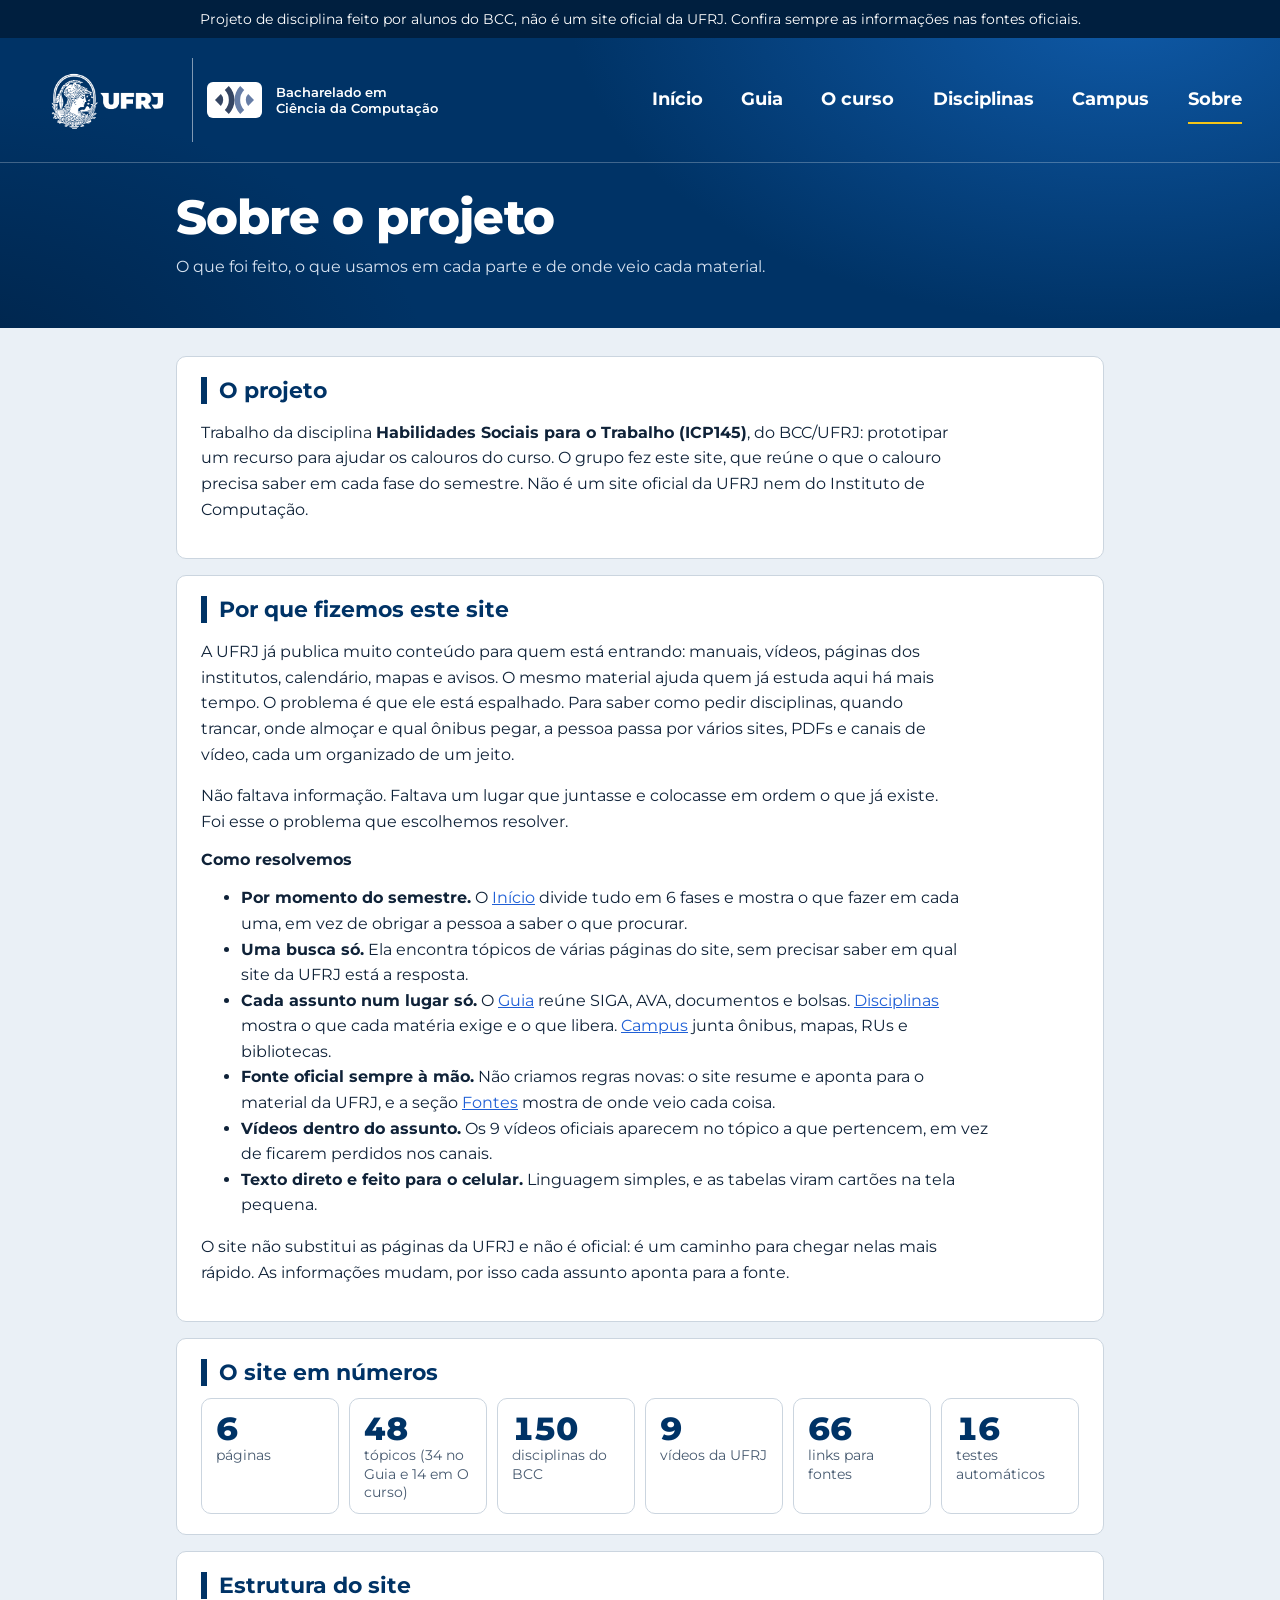
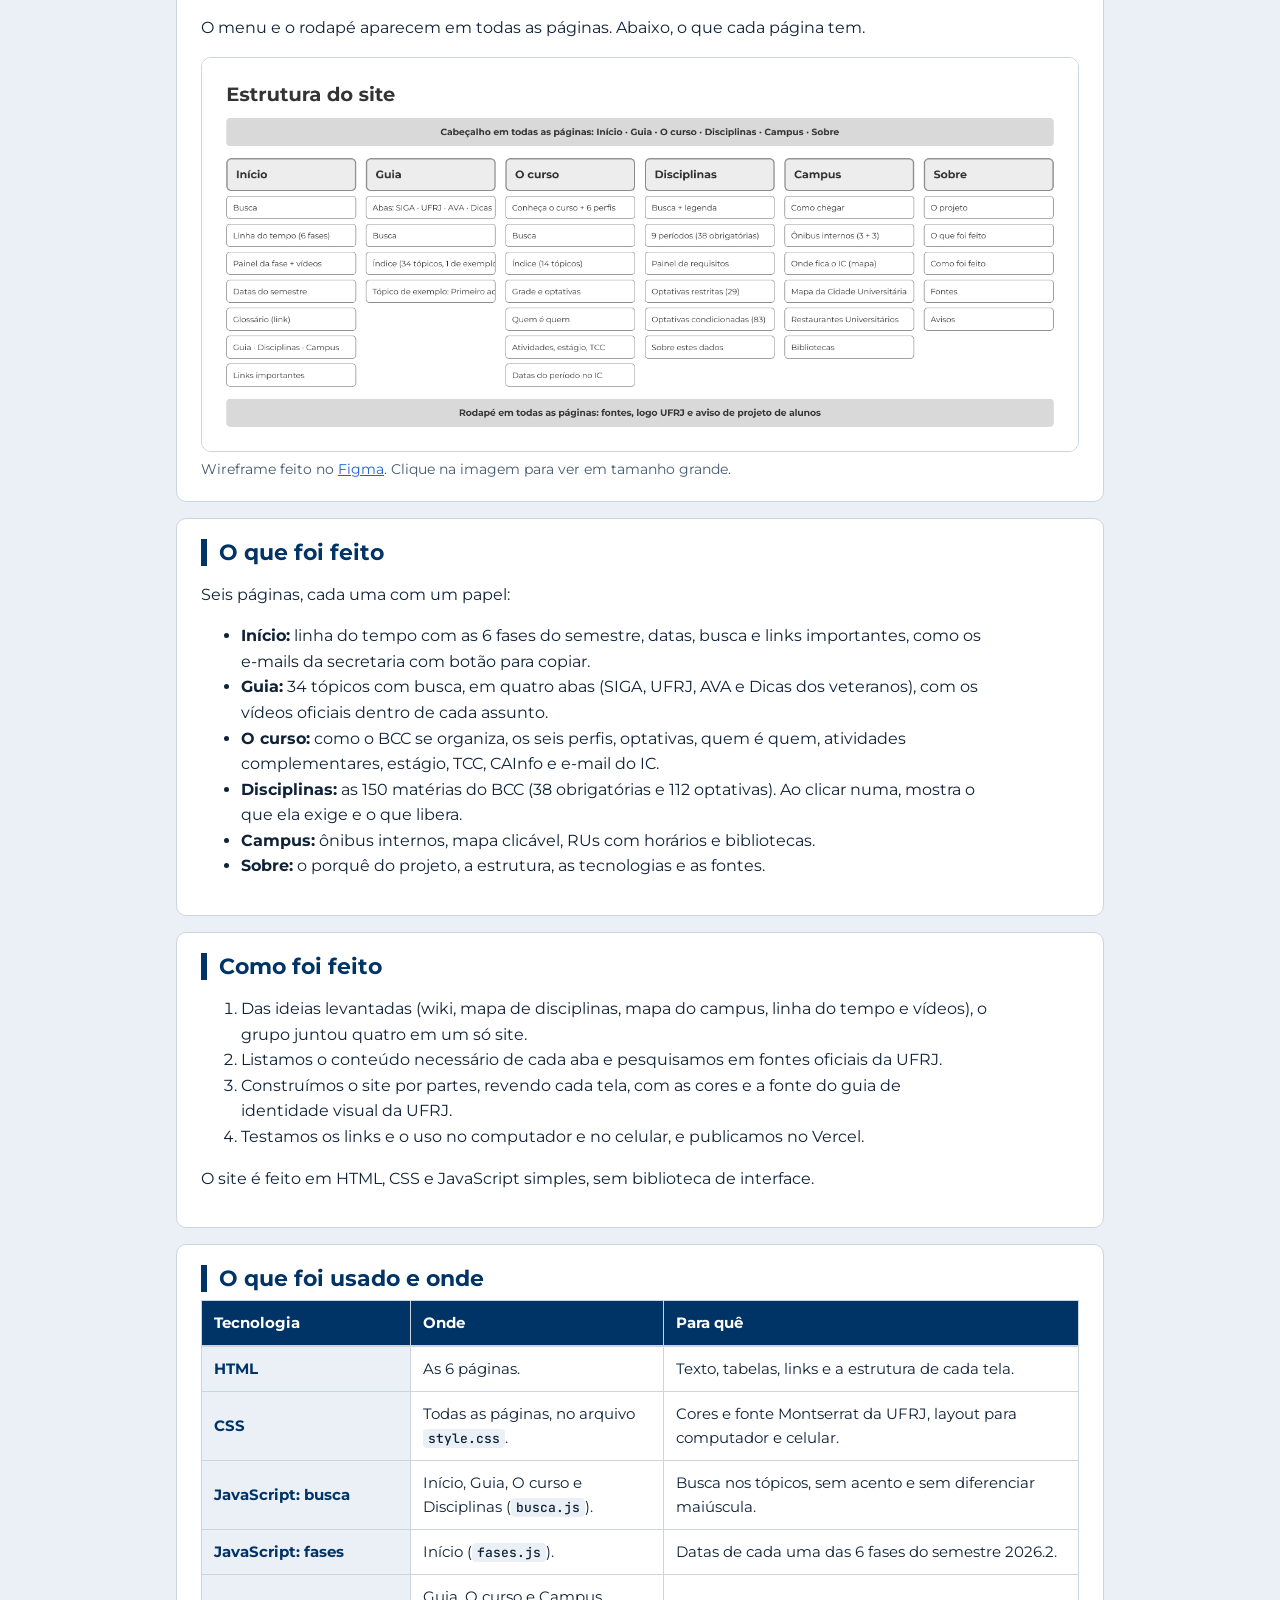
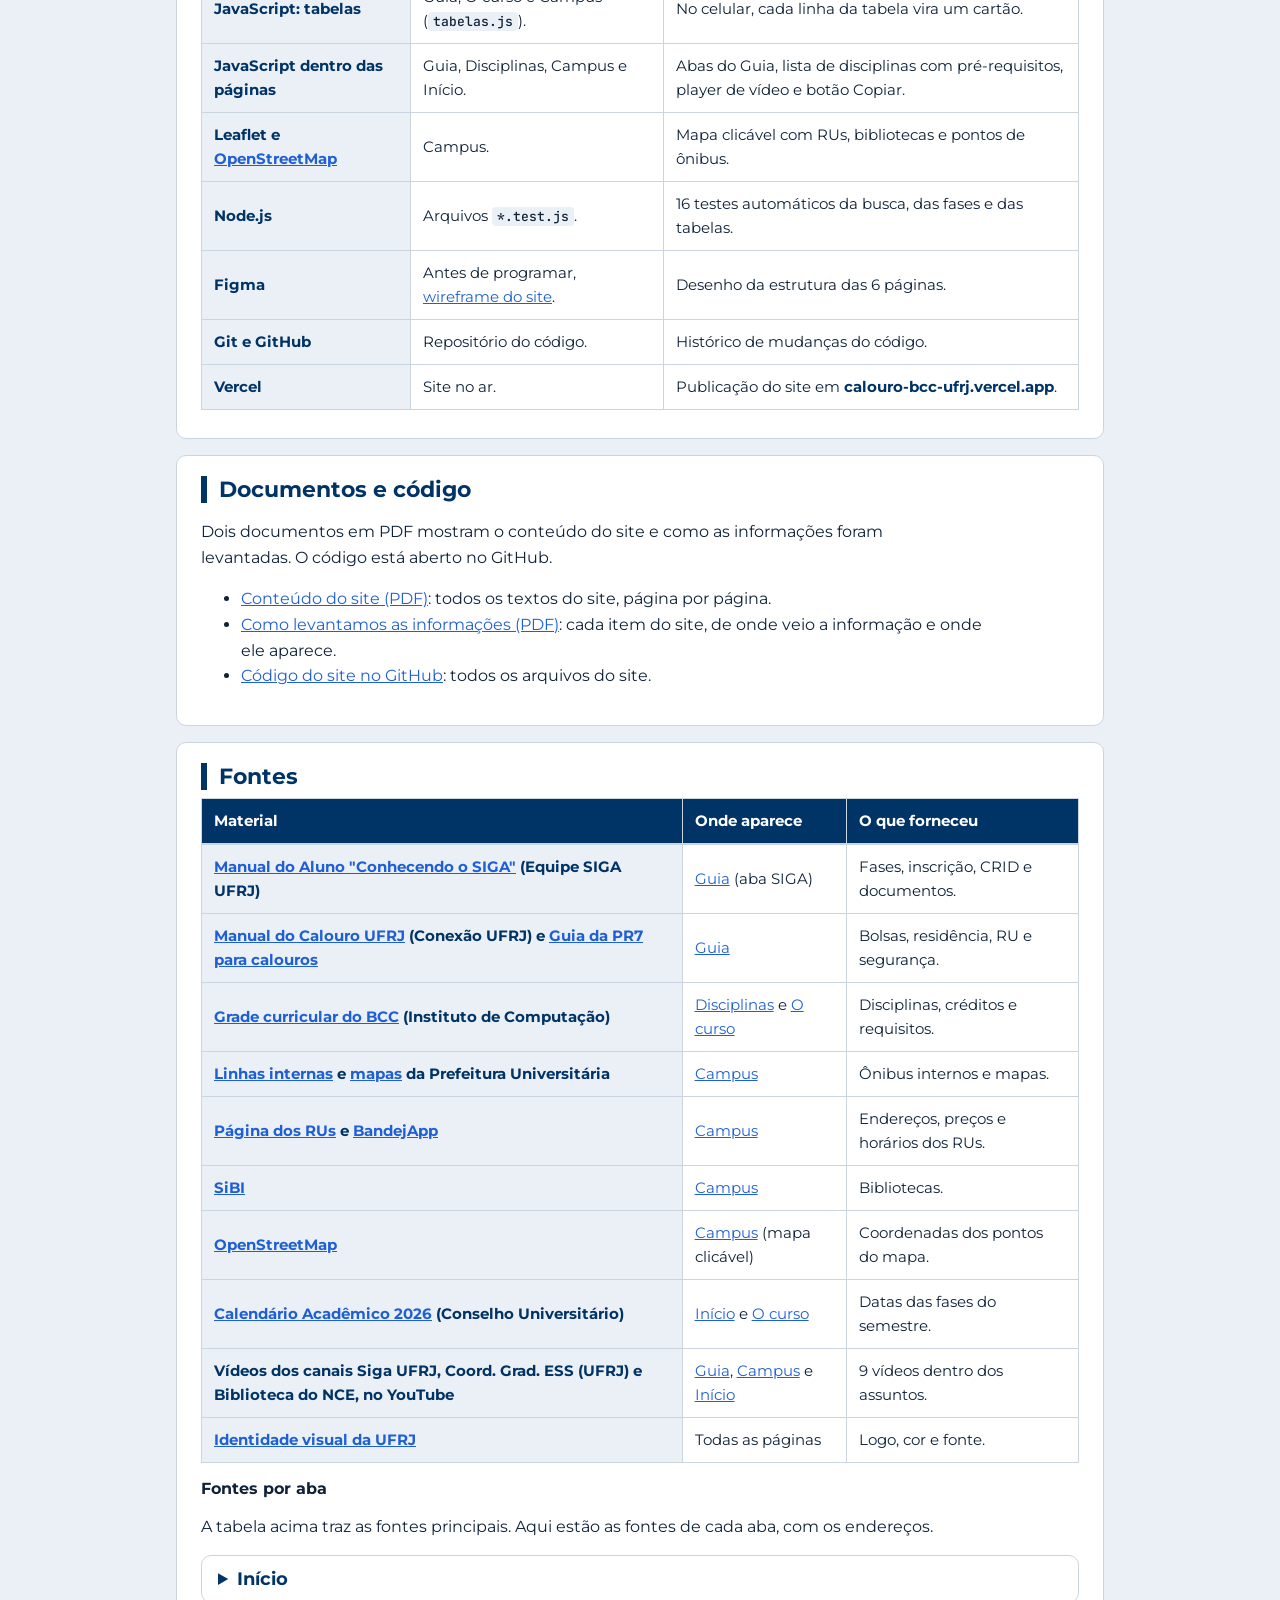
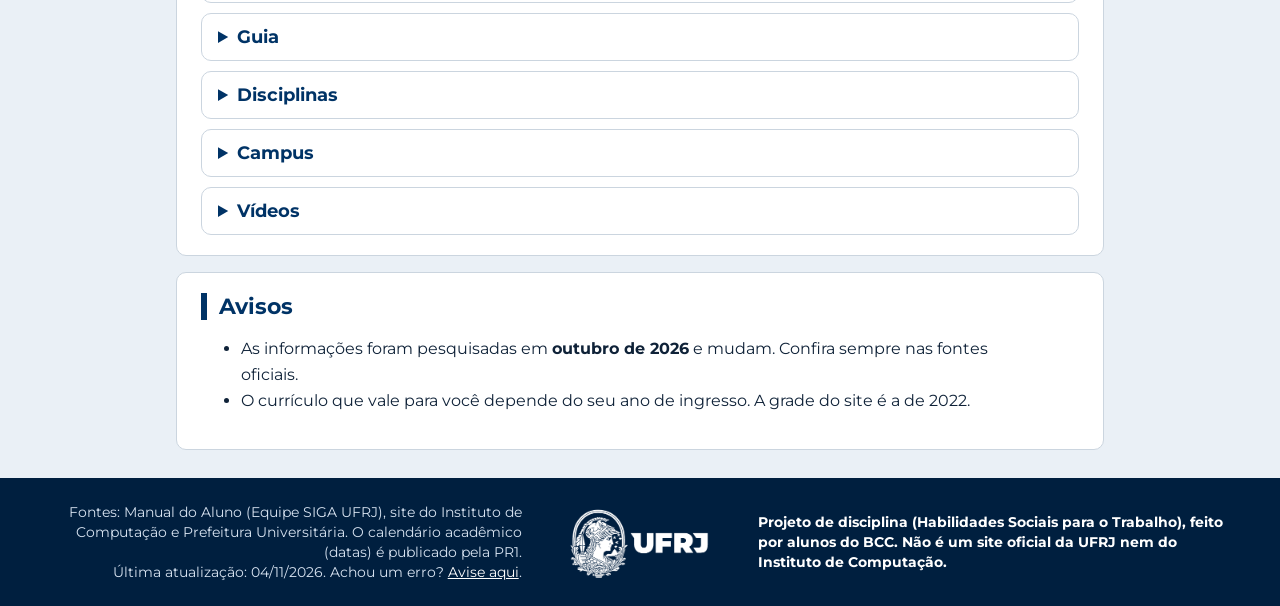
<file: sobre.html>
<!doctype html>
<html lang="pt-BR">
  <head>
    <meta charset="utf-8" />
    <meta name="viewport" content="width=device-width, initial-scale=1" />
    <title>Sobre — Calouro BCC</title>
    <link rel="preconnect" href="https://fonts.googleapis.com" />
    <link rel="preconnect" href="https://fonts.gstatic.com" crossorigin />
    <link
      href="https://fonts.googleapis.com/css2?family=Montserrat:wght@400;500;600;700;800&family=JetBrains+Mono:wght@500&display=swap"
      rel="stylesheet"
    />
    <link rel="stylesheet" href="style.css" />
  </head>
  <body>
    <!-- Link para pular o menu (acessibilidade) -->
    <a class="skip" href="#main">Ir para o conteúdo</a>
    <!-- Aviso: este site é um trabalho de alunos e não é oficial -->
    <div class="draft">
      Projeto de disciplina feito por alunos do BCC, não é um site oficial da UFRJ. Confira sempre
      as informações nas fontes oficiais.
    </div>
    <!-- Topo azul: logos, menu e título da página -->
    <div class="hero small">
      <div class="topwrap">
        <header class="top">
          <div class="lockup">
            <img
              class="ufrj"
              src="img/ufrj-horizontal-negativa-telas.png"
              alt="UFRJ"
              width="139"
              height="84"
            />
            <div class="sep" aria-hidden="true"></div>
            <span class="icbadge"
              ><img src="img/logo-ic.svg" alt="Instituto de Computação" width="40" height="28"
            /></span>
            <div class="unit">Bacharelado em<br />Ciência da Computação</div>
          </div>
          <nav class="parts" aria-label="Partes do site">
            <a href="index.html">Início</a><a href="guia.html">Guia</a
            ><a href="curso.html">O curso</a><a href="disciplinas.html">Disciplinas</a
            ><a href="campus.html">Campus</a><a href="sobre.html" aria-current="page">Sobre</a>
          </nav>
        </header>
      </div>
      <div class="in">
        <h1>Sobre o projeto</h1>
        <p class="lead">O que foi feito, o que usamos em cada parte e de onde veio cada material.</p>
      </div>
    </div>
    <!-- Conteúdo da página -->
    <main id="main" class="wrap">
      <section class="topic" id="projeto">
        <h2>O projeto</h2>
        <p>
          Trabalho da disciplina <b>Habilidades Sociais para o Trabalho (ICP145)</b>, do BCC/UFRJ:
          prototipar um recurso para ajudar os calouros do curso. O grupo fez este site, que reúne o
          que o calouro precisa saber em cada fase do semestre. Não é um site oficial da UFRJ nem do
          Instituto de Computação.
        </p>
      </section>

      <section class="topic" id="porque">
        <h2>Por que fizemos este site</h2>
        <p>
          A UFRJ já publica muito conteúdo para quem está entrando: manuais, vídeos, páginas dos
          institutos, calendário, mapas e avisos. O mesmo material ajuda quem já estuda aqui há mais
          tempo. O problema é que ele está espalhado. Para saber como pedir disciplinas, quando
          trancar, onde almoçar e qual ônibus pegar, a pessoa passa por vários sites, PDFs e canais
          de vídeo, cada um organizado de um jeito.
        </p>
        <p>
          Não faltava informação. Faltava um lugar que juntasse e colocasse em ordem o que já existe.
          Foi esse o problema que escolhemos resolver.
        </p>
        <h3>Como resolvemos</h3>
        <ul>
          <li>
            <b>Por momento do semestre.</b> O <a href="index.html">Início</a> divide tudo em 6 fases
            e mostra o que fazer em cada uma, em vez de obrigar a pessoa a saber o que procurar.
          </li>
          <li>
            <b>Uma busca só.</b> Ela encontra tópicos de várias páginas do site, sem precisar saber
            em qual site da UFRJ está a resposta.
          </li>
          <li>
            <b>Cada assunto num lugar só.</b> O <a href="guia.html">Guia</a> reúne SIGA, AVA,
            documentos e bolsas. <a href="disciplinas.html">Disciplinas</a> mostra o que cada matéria
            exige e o que libera. <a href="campus.html">Campus</a> junta ônibus, mapas, RUs e
            bibliotecas.
          </li>
          <li>
            <b>Fonte oficial sempre à mão.</b> Não criamos regras novas: o site resume e aponta para
            o material da UFRJ, e a seção <a href="#fontes">Fontes</a> mostra de onde veio cada
            coisa.
          </li>
          <li>
            <b>Vídeos dentro do assunto.</b> Os 9 vídeos oficiais aparecem no tópico a que pertencem,
            em vez de ficarem perdidos nos canais.
          </li>
          <li>
            <b>Texto direto e feito para o celular.</b> Linguagem simples, e as tabelas viram
            cartões na tela pequena.
          </li>
        </ul>
        <p>
          O site não substitui as páginas da UFRJ e não é oficial: é um caminho para chegar nelas
          mais rápido. As informações mudam, por isso cada assunto aponta para a fonte.
        </p>
      </section>

      <section class="topic" id="numeros">
        <h2>O site em números</h2>
        <ul class="numeros">
          <li><b>6</b> páginas</li>
          <li><b>48</b> tópicos (34 no Guia e 14 em O curso)</li>
          <li><b>150</b> disciplinas do BCC</li>
          <li><b>9</b> vídeos da UFRJ</li>
          <li><b>66</b> links para fontes</li>
          <li><b>16</b> testes automáticos</li>
        </ul>
      </section>

      <section class="topic" id="estrutura">
        <h2>Estrutura do site</h2>
        <p>O menu e o rodapé aparecem em todas as páginas. Abaixo, o que cada página tem.</p>
        <figure class="estrutura">
          <a href="img/estrutura-do-site.png" target="_blank" rel="noopener">
            <img
              src="img/estrutura-do-site.png"
              alt="Mapa do site: as seis páginas (Início, Guia, O curso, Disciplinas, Campus e Sobre) e as partes de cada uma, entre o cabeçalho e o rodapé comuns a todas."
              width="1440"
              height="647"
              loading="lazy"
            />
          </a>
          <figcaption>
            Wireframe feito no
            <a
              href="https://www.figma.com/proto/OB16bBApcPuEbbSfHYMzXH/Calouro-BCC-UFRJ---Wireframe-do-site?node-id=5-632&amp;t=U0WhMc27zTstbilz-1"
              target="_blank"
              rel="noopener"
              >Figma</a
            >. Clique na imagem para ver em tamanho grande.
          </figcaption>
        </figure>
      </section>

      <section class="topic" id="feito">
        <h2>O que foi feito</h2>
        <p>Seis páginas, cada uma com um papel:</p>
        <ul>
          <li>
            <b>Início:</b> linha do tempo com as 6 fases do semestre, datas, busca e links
            importantes, como os e-mails da secretaria com botão para copiar.
          </li>
          <li>
            <b>Guia:</b> 34 tópicos com busca, em quatro abas (SIGA, UFRJ, AVA e Dicas dos
            veteranos), com os vídeos oficiais dentro de cada assunto.
          </li>
          <li>
            <b>O curso:</b> como o BCC se organiza, os seis perfis, optativas, quem é quem,
            atividades complementares, estágio, TCC, CAInfo e e-mail do IC.
          </li>
          <li>
            <b>Disciplinas:</b> as 150 matérias do BCC (38 obrigatórias e 112 optativas). Ao clicar
            numa, mostra o que ela exige e o que libera.
          </li>
          <li>
            <b>Campus:</b> ônibus internos, mapa clicável, RUs com horários e bibliotecas.
          </li>
          <li>
            <b>Sobre:</b> o porquê do projeto, a estrutura, as tecnologias e as fontes.
          </li>
        </ul>
      </section>

      <section class="topic" id="como">
        <h2>Como foi feito</h2>
        <ol>
          <li>
            Das ideias levantadas (wiki, mapa de disciplinas, mapa do campus, linha do tempo e
            vídeos), o grupo juntou quatro em um só site.
          </li>
          <li>
            Listamos o conteúdo necessário de cada aba e pesquisamos em fontes oficiais da UFRJ.
          </li>
          <li>
            Construímos o site por partes, revendo cada tela, com as cores e a fonte do guia de
            identidade visual da UFRJ.
          </li>
          <li>Testamos os links e o uso no computador e no celular, e publicamos no Vercel.</li>
        </ol>
        <p>O site é feito em HTML, CSS e JavaScript simples, sem biblioteca de interface.</p>
      </section>

      <section class="topic" id="tecnologias">
        <h2>O que foi usado e onde</h2>
        <div class="tabela-wrap">
          <table class="tabela">
            <caption>
              Tecnologias do site, onde cada uma entrou e para que serve
            </caption>
            <thead>
              <tr>
                <th scope="col">Tecnologia</th>
                <th scope="col">Onde</th>
                <th scope="col">Para quê</th>
              </tr>
            </thead>
            <tbody>
              <tr>
                <th scope="row">HTML</th>
                <td>As 6 páginas.</td>
                <td>Texto, tabelas, links e a estrutura de cada tela.</td>
              </tr>
              <tr>
                <th scope="row">CSS</th>
                <td>Todas as páginas, no arquivo <code>style.css</code>.</td>
                <td>Cores e fonte Montserrat da UFRJ, layout para computador e celular.</td>
              </tr>
              <tr>
                <th scope="row">JavaScript: busca</th>
                <td>Início, Guia, O curso e Disciplinas (<code>busca.js</code>).</td>
                <td>Busca nos tópicos, sem acento e sem diferenciar maiúscula.</td>
              </tr>
              <tr>
                <th scope="row">JavaScript: fases</th>
                <td>Início (<code>fases.js</code>).</td>
                <td>Datas de cada uma das 6 fases do semestre 2026.2.</td>
              </tr>
              <tr>
                <th scope="row">JavaScript: tabelas</th>
                <td>Guia, O curso e Campus (<code>tabelas.js</code>).</td>
                <td>No celular, cada linha da tabela vira um cartão.</td>
              </tr>
              <tr>
                <th scope="row">JavaScript dentro das páginas</th>
                <td>Guia, Disciplinas, Campus e Início.</td>
                <td>Abas do Guia, lista de disciplinas com pré-requisitos, player de vídeo e botão Copiar.</td>
              </tr>
              <tr>
                <th scope="row">Leaflet e <a href="https://www.openstreetmap.org/" target="_blank" rel="noopener">OpenStreetMap</a></th>
                <td>Campus.</td>
                <td>Mapa clicável com RUs, bibliotecas e pontos de ônibus.</td>
              </tr>
              <tr>
                <th scope="row">Node.js</th>
                <td>Arquivos <code>*.test.js</code>.</td>
                <td>16 testes automáticos da busca, das fases e das tabelas.</td>
              </tr>
              <tr>
                <th scope="row">Figma</th>
                <td>Antes de programar, <a href="https://www.figma.com/proto/OB16bBApcPuEbbSfHYMzXH/Calouro-BCC-UFRJ---Wireframe-do-site?node-id=5-632&amp;t=U0WhMc27zTstbilz-1" target="_blank" rel="noopener">wireframe do site</a>.</td>
                <td>Desenho da estrutura das 6 páginas.</td>
              </tr>
              <tr>
                <th scope="row">Git e GitHub</th>
                <td>Repositório do código.</td>
                <td>Histórico de mudanças do código.</td>
              </tr>
              <tr>
                <th scope="row">Vercel</th>
                <td>Site no ar.</td>
                <td>Publicação do site em <b>calouro-bcc-ufrj.vercel.app</b>.</td>
              </tr>
            </tbody>
          </table>
        </div>
      </section>

      <section class="topic" id="documentos">
        <h2>Documentos e código</h2>
        <p>Dois documentos em PDF mostram o conteúdo do site e como as informações foram levantadas. O código está aberto no GitHub.</p>
        <ul>
          <li>
            <a href="arquivos/conteudo-do-site.pdf" download>Conteúdo do site (PDF)</a>: todos os
            textos do site, página por página.
          </li>
          <li>
            <a href="arquivos/como-levantamos-as-informacoes.pdf" download
              >Como levantamos as informações (PDF)</a
            >: cada item do site, de onde veio a informação e onde ele aparece.
          </li>
          <li>
            <a
              href="https://github.com/williand3v/calouro-bcc-projeto-final"
              target="_blank"
              rel="noopener"
              >Código do site no GitHub</a
            >: todos os arquivos do site.
          </li>
        </ul>
      </section>

      <section class="topic" id="fontes">
        <h2>Fontes</h2>
        <div class="tabela-wrap">
          <table class="tabela">
            <caption>
              Materiais usados, onde cada um aparece no site e o que forneceu
            </caption>
            <thead>
              <tr>
                <th scope="col">Material</th>
                <th scope="col">Onde aparece</th>
                <th scope="col">O que forneceu</th>
              </tr>
            </thead>
            <tbody>
              <tr>
                <th scope="row"><a href="arquivos/manual-siga-ufrj.pdf" download>Manual do Aluno "Conhecendo o SIGA"</a> (Equipe SIGA UFRJ)</th>
                <td><a href="guia.html">Guia</a> (aba SIGA)</td>
                <td>Fases, inscrição, CRID e documentos.</td>
              </tr>
              <tr>
                <th scope="row"><a href="https://conexao.ufrj.br/2025/03/manual-do-calouro-ufrj-os-primeiros-passos-para-quem-acabou-de-entrar-na-universidade/" target="_blank" rel="noopener">Manual do Calouro UFRJ</a> (Conexão UFRJ) e <a href="arquivos/guia-pr7-calouros.pdf" download>Guia da PR7 para calouros</a></th>
                <td><a href="guia.html">Guia</a></td>
                <td>Bolsas, residência, RU e segurança.</td>
              </tr>
              <tr>
                <th scope="row"><a href="https://ic.ufrj.br/info/grade-curricular-bcc/" target="_blank" rel="noopener">Grade curricular do BCC</a> (Instituto de Computação)</th>
                <td><a href="disciplinas.html">Disciplinas</a> e <a href="curso.html">O curso</a></td>
                <td>Disciplinas, créditos e requisitos.</td>
              </tr>
              <tr>
                <th scope="row"><a href="https://prefeitura.ufrj.br/servicos/transporte-integrado/linhas-internas/" target="_blank" rel="noopener">Linhas internas</a> e <a href="https://prefeitura.ufrj.br/mapas/" target="_blank" rel="noopener">mapas</a> da Prefeitura Universitária</th>
                <td><a href="campus.html">Campus</a></td>
                <td>Ônibus internos e mapas.</td>
              </tr>
              <tr>
                <th scope="row"><a href="https://ufrj.br/ensino-e-pesquisa/assistencia-estudantil/restaurantes-universitarios/" target="_blank" rel="noopener">Página dos RUs</a> e <a href="https://devmobufrj.github.io/BandejApp/#/Informacoes" target="_blank" rel="noopener">BandejApp</a></th>
                <td><a href="campus.html">Campus</a></td>
                <td>Endereços, preços e horários dos RUs.</td>
              </tr>
              <tr>
                <th scope="row"><a href="https://sibi.ufrj.br/2019/09/17/informacoes-bibliotecas-ciencias-exatas-e-da-terra/" target="_blank" rel="noopener">SiBI</a></th>
                <td><a href="campus.html">Campus</a></td>
                <td>Bibliotecas.</td>
              </tr>
              <tr>
                <th scope="row"><a href="https://www.openstreetmap.org/" target="_blank" rel="noopener">OpenStreetMap</a></th>
                <td><a href="campus.html">Campus</a> (mapa clicável)</td>
                <td>Coordenadas dos pontos do mapa.</td>
              </tr>
              <tr>
                <th scope="row"><a href="https://consuni.ufrj.br/images/Resolucoes/Calendario_academico_2026.pdf" target="_blank" rel="noopener">Calendário Acadêmico 2026</a> (Conselho Universitário)</th>
                <td><a href="index.html">Início</a> e <a href="curso.html">O curso</a></td>
                <td>Datas das fases do semestre.</td>
              </tr>
              <tr>
                <th scope="row">Vídeos dos canais Siga UFRJ, Coord. Grad. ESS (UFRJ) e Biblioteca do NCE, no YouTube</th>
                <td><a href="guia.html">Guia</a>, <a href="campus.html">Campus</a> e <a href="index.html">Início</a></td>
                <td>9 vídeos dentro dos assuntos.</td>
              </tr>
              <tr>
                <th scope="row"><a href="https://ufrj.br/comunicacao/identidade-visual/" target="_blank" rel="noopener">Identidade visual da UFRJ</a></th>
                <td>Todas as páginas</td>
                <td>Logo, cor e fonte.</td>
              </tr>
            </tbody>
          </table>
        </div>

        <h3>Fontes por aba</h3>
        <p>A tabela acima traz as fontes principais. Aqui estão as fontes de cada aba, com os endereços.</p>
        <div class="fontes-aba">
          <details class="opt">
            <summary>Início</summary>
            <ul><li>"Conhecendo o SIGA: Manual do Aluno" (Equipe SIGA UFRJ; cópia em <a href="arquivos/manual-siga-ufrj.pdf">arquivos/manual-siga-ufrj.pdf</a>): fases, o que fazer em cada uma, regra de que no 1º período a inscrição é feita pela coordenação.</li><li>Portal do Aluno: <a href="https://portal.ufrj.br/" target="_blank" rel="noopener">portal.ufrj.br</a></li><li>Intranet (primeiro acesso): <a href="https://intranet.ufrj.br/" target="_blank" rel="noopener">intranet.ufrj.br</a></li><li>Calendário acadêmico da graduação 2026 (Conselho Universitário): <a href="https://consuni.ufrj.br/images/Resolucoes/Calendario_academico_2026.pdf" target="_blank" rel="noopener">consuni.ufrj.br/images/Resolucoes/Calendario_academico_2026.pdf</a></li><li>Manual do Calouro UFRJ (Conexão UFRJ, 2025): <a href="https://conexao.ufrj.br/2025/03/manual-do-calouro-ufrj-os-primeiros-passos-para-quem-acabou-de-entrar-na-universidade/" target="_blank" rel="noopener">conexao.ufrj.br/2025/03/manual-do-calouro-ufrj-os-primeiros-passos-para-quem-acabou-de-entrar-na-universidade</a></li><li>BandejApp (cardápio e horários dos RUs): <a href="https://devmobufrj.github.io/BandejApp/" target="_blank" rel="noopener">devmobufrj.github.io/BandejApp</a></li><li>Instagram da Equipe SIGA: <a href="https://www.instagram.com/equipesiga_ufrj/" target="_blank" rel="noopener">instagram.com/equipesiga_ufrj</a></li><li>Extensão (UFRJ): <a href="https://ufrj.br/extensao-e-sociedade/extensao/" target="_blank" rel="noopener">ufrj.br/extensao-e-sociedade/extensao</a></li><li>Bolsas e auxílios (assistência estudantil): <a href="https://ufrj.br/ensino-e-pesquisa/assistencia-estudantil/" target="_blank" rel="noopener">ufrj.br/ensino-e-pesquisa/assistencia-estudantil</a></li><li>Contatos do Portal, da DRE e de diplomas: e-mails do manual do SIGA (portalaluno@dre.ufrj.br, direcao@dre.ufrj.br, diplomas@pr1.ufrj.br)</li></ul>
          </details>
          <details class="opt">
            <summary>Guia</summary>
            <ul><li>Manual do Aluno do SIGA: primeiro acesso, fases, como pedir disciplinas, trocar de turma, trancar, as 16 situações de inscrição, CRPID, CRID, requerimentos, extensão, glossário, documentos.</li><li>Menu "Documentos" do Portal do Aluno e descrição do vídeo "Declarações disponíveis no SIGA UFRJ".</li><li>Bolsas e benefícios: <a href="https://ufrj.br/ensino-e-pesquisa/assistencia-estudantil/beneficios-atuais/" target="_blank" rel="noopener">ufrj.br/ensino-e-pesquisa/assistencia-estudantil/beneficios-atuais</a></li><li>Guia da PR7 para calouros (PDF, 2022): <a href="https://ufrj.br/wp-content/uploads/2022/04/GuiaPR7calouros.pdf" target="_blank" rel="noopener">ufrj.br/wp-content/uploads/2022/04/GuiaPR7calouros.pdf</a> (cópia em <a href="arquivos/guia-pr7-calouros.pdf">arquivos/guia-pr7-calouros.pdf</a>)</li><li>Restaurantes Universitários: <a href="https://ufrj.br/ensino-e-pesquisa/assistencia-estudantil/restaurantes-universitarios/" target="_blank" rel="noopener">ufrj.br/ensino-e-pesquisa/assistencia-estudantil/restaurantes-universitarios</a></li><li>Segurança (Diseg) e Ouvidoria, aplicativo do Portal: Manual do Calouro UFRJ (Conexão, 2025), link acima.</li><li>Contatos do Instituto de Computação: <a href="https://ic.ufrj.br/info/contato/" target="_blank" rel="noopener">ic.ufrj.br/info/contato</a> e <a href="https://ic.ufrj.br/info/sobre-o-bcc/" target="_blank" rel="noopener">ic.ufrj.br/info/sobre-o-bcc</a></li><li>Telegram da coordenação do BCC (citado na página do IC): <a href="https://bit.ly/telegram_coord_icufrj" target="_blank" rel="noopener">bit.ly/telegram_coord_icufrj</a></li><li>Aplicativo Portal Aluno UFRJ (Android): <a href="https://play.google.com/store/apps/details?id=br.ufrj.gnosys.mobile&amp;hl=pt_BR" target="_blank" rel="noopener">play.google.com/store/apps/details?id=br.ufrj.gnosys.mobile&amp;hl=pt_BR</a></li><li>Guia de serviços de saúde mental (Conexão UFRJ): <a href="https://conexao.ufrj.br/2025/01/janeiro-branco-guia-de-servicos-de-saude-mental-na-ufrj-para-estudantes-e-servidores/" target="_blank" rel="noopener">conexao.ufrj.br/2025/01/janeiro-branco-guia-de-servicos-de-saude-mental-na-ufrj-para-estudantes-e-servidores</a></li><li>Seções "O curso de BCC", "Quem é quem", "Atividades complementares", "Estágio, monitoria, TCC e intercâmbio", "Centro Acadêmico" e "Datas do período no IC":<ul><li>Sobre o BCC: <a href="https://ic.ufrj.br/info/sobre-o-bcc/" target="_blank" rel="noopener">ic.ufrj.br/info/sobre-o-bcc</a></li><li>Estrutura administrativa e e-mails: <a href="https://ic.ufrj.br/info/estrutura-administrativa/" target="_blank" rel="noopener">ic.ufrj.br/info/estrutura-administrativa</a></li><li>Atividades complementares: <a href="https://ic.ufrj.br/info/atividades-complementares-bcc/" target="_blank" rel="noopener">ic.ufrj.br/info/atividades-complementares-bcc</a></li><li>Estágio: <a href="https://ic.ufrj.br/info/normas-estagio-bcc/" target="_blank" rel="noopener">ic.ufrj.br/info/normas-estagio-bcc</a></li><li>TCC: <a href="https://ic.ufrj.br/info/tcc-bcc/" target="_blank" rel="noopener">ic.ufrj.br/info/tcc-bcc</a></li><li>Intercâmbio: <a href="https://ic.ufrj.br/info/intercambio-internacional/" target="_blank" rel="noopener">ic.ufrj.br/info/intercambio-internacional</a></li><li>Formulários: <a href="https://ic.ufrj.br/info/formularios-graduacao/" target="_blank" rel="noopener">ic.ufrj.br/info/formularios-graduacao</a></li><li>Monitoria: <a href="https://www.dcc.ufrj.br/~monitoriadcc/" target="_blank" rel="noopener">dcc.ufrj.br/~monitoriadcc</a></li><li>CAInfo: <a href="https://ic.ufrj.br/info/cainfo/" target="_blank" rel="noopener">ic.ufrj.br/info/cainfo</a></li><li>E-mail do IC e laboratórios: <a href="https://ic.ufrj.br/info/lci/" target="_blank" rel="noopener">ic.ufrj.br/info/lci</a> e <a href="https://ic.ufrj.br/info/cadastro/" target="_blank" rel="noopener">ic.ufrj.br/info/cadastro</a></li><li>AVA @ NCE (endereço e FAQ do usuário): <a href="https://ambientevirtual.nce.ufrj.br" target="_blank" rel="noopener">ambientevirtual.nce.ufrj.br</a> e <a href="https://ava.ufrj.br" target="_blank" rel="noopener">ava.ufrj.br</a> (aviso da mudança de endereço de 01/02/2026); FAQ do usuário: <a href="https://ambientevirtual.nce.ufrj.br/admin/tool/policy/view.php?versionid=2" target="_blank" rel="noopener">ambientevirtual.nce.ufrj.br/admin/tool/policy/view.php?versionid=2</a>; Intranet: <a href="https://intranet.ufrj.br" target="_blank" rel="noopener">intranet.ufrj.br</a></li><li>Calendário do IC: <a href="https://ic.ufrj.br/info/calendario-academico/" target="_blank" rel="noopener">ic.ufrj.br/info/calendario-academico</a></li><li>Colação de grau e diploma digital: <a href="https://ic.ufrj.br/info/colacao-de-grau-bcc/" target="_blank" rel="noopener">ic.ufrj.br/info/colacao-de-grau-bcc</a></li><li>Perfis, optativas, pesquisa, infraestrutura e estágio no PPC: <a href="https://ic.ufrj.br/graduacao/Projeto-Pedag%C3%B3gico-BCC-2022.pdf" target="_blank" rel="noopener">ic.ufrj.br/graduacao/Projeto-Pedag%C3%B3gico-BCC-2022.pdf</a></li><li>Programa de Estágio (em vigor desde 2025.1): <a href="https://ic.ufrj.br/estagio/estagio2025.pdf" target="_blank" rel="noopener">ic.ufrj.br/estagio/estagio2025.pdf</a></li><li>Ementas (repositório de currículos do SIGA): <a href="https://siga.ufrj.br/sira/repositorio-curriculo/ListaCursos.html" target="_blank" rel="noopener">siga.ufrj.br/sira/repositorio-curriculo/ListaCursos.html</a> (caminho descrito em <a href="https://ic.ufrj.br/info/formas-de-acesso-bcc/" target="_blank" rel="noopener">ic.ufrj.br/info/formas-de-acesso-bcc</a>)</li></ul></li></ul>
          </details>
          <details class="opt">
            <summary>Disciplinas</summary>
            <ul><li>Grade curricular do BCC (Instituto de Computação): <a href="https://ic.ufrj.br/info/grade-curricular-bcc/" target="_blank" rel="noopener">ic.ufrj.br/info/grade-curricular-bcc</a><ul><li>As 11 tabelas da página (9 períodos obrigatórios, optativas de escolha restrita e de escolha condicionada) foram lidas direto do HTML. São 150 disciplinas com código, nome, créditos, carga horária e requisitos.</li></ul></li><li>Projeto Pedagógico do BCC 2022 (PDF): <a href="https://ic.ufrj.br/graduacao/Projeto-Pedag%C3%B3gico-BCC-2022.pdf" target="_blank" rel="noopener">ic.ufrj.br/graduacao/Projeto-Pedag%C3%B3gico-BCC-2022.pdf</a></li></ul>
          </details>
          <details class="opt">
            <summary>Campus</summary>
            <ul><li>Linhas de ônibus internos (Prefeitura Universitária): <a href="https://prefeitura.ufrj.br/servicos/transporte-integrado/linhas-internas/" target="_blank" rel="noopener">prefeitura.ufrj.br/servicos/transporte-integrado/linhas-internas</a> (linhas 1 a 6, horários e itinerários)</li><li>Mapa oficial da Cidade Universitária (Prefeitura Universitária): <a href="https://prefeitura.ufrj.br/mapas/" target="_blank" rel="noopener">prefeitura.ufrj.br/mapas</a>. Arquivo usado: <a href="https://prefeitura.ufrj.br/wp-content/uploads/2023/07/MAPA-1_CIDUNI_B.png" target="_blank" rel="noopener">prefeitura.ufrj.br/wp-content/uploads/2023/07/MAPA-1_CIDUNI_B.png</a> (781 × 768 px), copiado para <code>img/mapa-cidade-universitaria.png</code></li><li>Mapa clicável: mapas e posições do OpenStreetMap (<a href="https://www.openstreetmap.org/" target="_blank" rel="noopener">openstreetmap.org</a>), consultados pela API Overpass. Pontos: CCMN, parada CT/CCMN, RU Central, RU CT, RU2 CT, RU Letras, Estação de Integração UFRJ</li><li>Endereço e telefones do IC: <a href="https://ic.ufrj.br/info/contato/" target="_blank" rel="noopener">ic.ufrj.br/info/contato</a></li><li>Restaurantes Universitários: página da UFRJ (endereços e preço de R$ 2,00 para estudantes), página das unidades em ru.ufrj.br (endereço e telefones do RU Central) e o BandejApp: <a href="https://devmobufrj.github.io/BandejApp/#/Informacoes" target="_blank" rel="noopener">devmobufrj.github.io/BandejApp/#/Informacoes</a> (horários e pagamento)</li><li>Bibliotecas (SiBI): <a href="https://sibi.ufrj.br/2019/09/17/informacoes-bibliotecas-ciencias-exatas-e-da-terra/" target="_blank" rel="noopener">sibi.ufrj.br/2019/09/17/informacoes-bibliotecas-ciencias-exatas-e-da-terra</a> e catálogo Minerva: <a href="https://minerva.ufrj.br/F?RN=139388233" target="_blank" rel="noopener">minerva.ufrj.br/F?RN=139388233</a></li><li>Como chegar de ônibus da cidade: Moovit (<a href="https://moovitapp.com/" target="_blank" rel="noopener">moovitapp.com</a>), com a informação do grupo de que alguns ônibus deixam em frente ao CCMN</li></ul>
          </details>
          <details class="opt">
            <summary>Vídeos</summary>
            <ul><li>Como acessar o SIGA UFRJ pela primeira vez (Coord. Grad. ESS (UFRJ)): <a href="https://www.youtube.com/watch?v=wdaMdkM_VzQ" target="_blank" rel="noopener">youtube.com/watch?v=wdaMdkM_VzQ</a></li><li>Inscrição em disciplinas SIGA (Coord. Grad. ESS (UFRJ)): <a href="https://www.youtube.com/watch?v=2Hf1rl2NLTQ" target="_blank" rel="noopener">youtube.com/watch?v=2Hf1rl2NLTQ</a></li><li>Declarações disponíveis no SIGA UFRJ (Coord. Grad. ESS (UFRJ)): <a href="https://www.youtube.com/watch?v=TZuzWzHR7MA" target="_blank" rel="noopener">youtube.com/watch?v=TZuzWzHR7MA</a></li><li>Introdução (Mitos da Inscrição UFRJ) (Siga UFRJ): <a href="https://www.youtube.com/watch?v=e8JIVSuytI8" target="_blank" rel="noopener">youtube.com/watch?v=e8JIVSuytI8</a></li><li>Corre que a inscrição abriu! (Siga UFRJ): <a href="https://www.youtube.com/watch?v=J0uClBvRVgM" target="_blank" rel="noopener">youtube.com/watch?v=J0uClBvRVgM</a></li><li>Cadê a matéria? Sumiu! (Siga UFRJ): <a href="https://www.youtube.com/watch?v=rFjjtzWLWvw" target="_blank" rel="noopener">youtube.com/watch?v=rFjjtzWLWvw</a></li><li>O sistema me expulsou! (Siga UFRJ): <a href="https://www.youtube.com/watch?v=lmmKln95Utc" target="_blank" rel="noopener">youtube.com/watch?v=lmmKln95Utc</a></li><li>O que é CRID e CRPID? (Siga UFRJ): <a href="https://www.youtube.com/watch?v=4uNDXCFzWyo" target="_blank" rel="noopener">youtube.com/watch?v=4uNDXCFzWyo</a></li><li>Boas-vindas, Biblioteca do NCE/UFRJ 2023: Calouros de Ciência da Computação (Biblioteca do NCE): <a href="https://www.youtube.com/watch?v=Z3XFYhk-xbU" target="_blank" rel="noopener">youtube.com/watch?v=Z3XFYhk-xbU</a></li></ul>
          </details>
        </div>
      </section>

      <section class="topic" id="limites">
        <h2>Avisos</h2>
        <ul>
          <li>
            As informações foram pesquisadas em <b>outubro de 2026</b> e mudam. Confira sempre nas
            fontes oficiais.
          </li>
          <li>
            O currículo que vale para você depende do seu ano de ingresso. A grade do site é a de
            2022.
          </li>
                  </ul>
      </section>
    </main>
    <!-- Rodapé -->
    <footer class="foot">
      <div class="in foot3">
        <p class="fl">
          Fontes: Manual do Aluno (Equipe SIGA UFRJ), site do Instituto de Computação e Prefeitura
          Universitária. O calendário acadêmico (datas) é publicado pela PR1.
          <br />Última atualização: 04/11/2026.
          Achou um erro?
          <a href="https://github.com/williand3v/calouro-bcc-projeto-final/issues/new" target="_blank" rel="noopener">Avise aqui</a>.
        </p>
        <img
          src="img/ufrj-horizontal-negativa-telas.png"
          alt="UFRJ"
          width="139"
          height="84"
          loading="lazy"
        />
        <p class="fr">
          <b
            >Projeto de disciplina (Habilidades Sociais para o Trabalho), feito por alunos do BCC.
            Não é um site oficial da UFRJ nem do Instituto de Computação.</b
          >
        </p>
      </div>
    </footer>
    <script src="tabelas.js"></script>
  </body>
</html>
</file>
<file: style.css>
/* ==========================================================================
   Calouro BCC: estilos do site
   Cores e fonte seguem o guia de identidade visual da UFRJ (Azul UFRJ e Montserrat).

   Como o arquivo esta organizado:
     1. Variaveis e base
     2. Layout das paginas
     3. Faixa de aviso, topo (logos e menu) e rodape
     4. Pagina inicial: linha do tempo, painel e links
     5. Guia: indice, busca e topicos
     6. Disciplinas: cartoes e painel de requisitos
     7. Campus: onibus, mapas e tabelas
     8. Videos
     9. Ajustes para tela larga (computador)
    10. Ajustes para celular
   ========================================================================== */


/* 1. Variaveis e base ------------------------------------------------------ */

:root {
  --ink: #0F2238;      /* texto */
  --blue: #003366;     /* Azul UFRJ */
  --muted: #475A70;    /* texto secundario */
  --paper: #EAF0F6;    /* fundo da pagina */
  --card: #FFFFFF;     /* fundo dos cartoes */
  --line: #CBD5DF;     /* bordas leves */
  --sign: #F5C518;     /* amarelo de destaque */
  --link: #1F5FD6;     /* links */
  --done: #2F7D5B;     /* verde (disciplina que a outra libera) */
  --r: 10px;           /* arredondamento padrao */
}

* { box-sizing: border-box; }

body {
  margin: 0;
  background: var(--paper);
  color: var(--ink);
  font: 400 16px/1.6 Montserrat, system-ui, sans-serif;
}

.legend { font-size: 14px; color: var(--muted); }
.note   { margin-top: 28px; font-size: 14px; color: var(--muted); }

/* link "Ir para o conteudo": so aparece quando recebe foco pelo teclado */
.skip {
  position: absolute; left: -999px; top: 8px; z-index: 10;
  background: #fff; color: var(--blue);
  font-weight: 700; padding: 8px 12px; border-radius: 6px;
}
.skip:focus { left: 8px; }


/* 2. Layout das paginas ---------------------------------------------------- */

.wrap { max-width: 960px; margin: 0 auto; padding: 0 16px; }
.wrap.wide {
  max-width: 1400px;
  padding-left: clamp(16px, 3vw, 48px);
  padding-right: clamp(16px, 3vw, 48px);
}


/* 3. Faixa de aviso, topo e rodape ---------------------------------------- */

.draft {
  background: #001F3F; color: #fff;
  font-size: 14px; padding: 8px 16px; text-align: center;
}

/* Topo azul: degrade com brilho no canto superior direito */
.hero {
  position: relative; overflow: hidden;
  color: #fff;
  background-color: var(--blue);
  background-image:
    radial-gradient(900px 520px at 88% -12%, #0F5AA8 0%, rgba(15, 90, 168, 0) 62%),
    radial-gradient(760px 420px at -5% 115%, #00244A 0%, rgba(0, 36, 74, 0) 65%);
  background-size: auto;
  padding-bottom: 48px; margin-bottom: 32px;
}
.hero > * { position: relative; z-index: 1; }
.hero.small { padding-bottom: 28px; margin-bottom: 28px; }

.hero .in { max-width: 960px; margin: 0 auto; padding: 0 16px; }
.hero.wide .in { max-width: 1400px; padding: 0 clamp(16px, 3vw, 48px); }

.hero h1 {
  font: 800 clamp(30px, 5vw, 48px)/1.1 Montserrat, sans-serif;
  letter-spacing: -.02em;
  margin: 44px 0 10px; max-width: 18ch;
}
.hero.small h1 { margin-top: 28px; max-width: none; }

.lead { color: #D6E2F0; max-width: 58ch; margin: 0 0 20px; }

/* faixa com logos e menu */
.topwrap {
  padding: 0 clamp(16px, 3vw, 48px);
  border-bottom: 1px solid rgba(255, 255, 255, .25);
}
header.top {
  display: flex; justify-content: space-between; align-items: center;
  gap: 16px; padding: 20px 0;
}

.lockup {
  display: flex; flex-wrap: wrap; align-items: center;
  gap: 12px 14px; line-height: 1.15;
}
.lockup img.ufrj { height: 84px; width: auto; display: block; }
.lockup .sep { width: 1px; align-self: stretch; background: rgba(255, 255, 255, .5); }
.lockup .unit { font: 600 13px/1.25 Montserrat, sans-serif; }

/* o logo do IC e escuro, por isso fica numa etiqueta branca */
.icbadge { background: #fff; border-radius: 6px; padding: 4px 8px; display: flex; }
.icbadge img { height: 28px; width: auto; display: block; }

nav.parts { display: flex; gap: clamp(20px, 3vw, 44px); }
nav.parts a {
  color: #fff; text-decoration: none;
  font-size: 18px; font-weight: 700;
  padding: 8px 0; margin-left: 0;
  border-bottom: 2px solid transparent;
}
nav.parts a:hover,
nav.parts a[aria-current="page"] { border-color: var(--sign); }
nav.parts a:focus-visible { outline: 3px solid var(--sign); outline-offset: 3px; }

/* linha que imita um terminal, na pagina inicial */
.term {
  display: inline-block; margin: 0; padding: 6px 12px;
  font: 500 14px "JetBrains Mono", ui-monospace, monospace;
  background: rgba(0, 0, 0, .35); color: #fff;
  border: 1px solid rgba(255, 255, 255, .25); border-radius: 6px;
}
.term b { color: var(--sign); font-weight: 500; }

/* rodape: texto, logo da UFRJ, texto */
.foot { background: #001F3F; color: #D6E2F0; margin-top: 28px; padding: 22px 0; }
.foot .in {
  display: grid; grid-template-columns: minmax(0, 1fr) auto minmax(0, 1fr);
  gap: 32px; align-items: center;
  padding: 0 clamp(16px, 3vw, 48px);
}
.foot p { margin: 0; font-size: 13.5px; line-height: 1.5; }
.foot b { color: #fff; }
.foot a { color: #fff; text-decoration: underline; }
.foot a:focus-visible { outline: 3px solid var(--sign); outline-offset: 2px; }
.foot .fl { text-align: right; }
.foot .fr { text-align: left; }
.foot img { height: 104px; width: auto; margin: -10px 0; }


/* 4. Pagina inicial -------------------------------------------------------- */

/* linha do tempo com as 6 fases */
.track {
  position: relative; margin: 8px 0 0; padding: 0; list-style: none;
  display: grid; grid-template-columns: repeat(6, 1fr); gap: 0;
}
.track::before {              /* a linha que liga as fases */
  content: ""; position: absolute; left: 8%; right: 8%; top: 19px;
  height: 4px; background: #9DB4CE; border-radius: 2px;
}
.track li { position: relative; text-align: center; }

.stop {
  all: unset; cursor: pointer; touch-action: manipulation;
  display: flex; flex-direction: column; align-items: center; gap: 8px;
  width: 100%; padding: 0 4px 8px;
}
.stop:focus-visible { outline: 3px solid var(--link); outline-offset: 2px; border-radius: 8px; }
.stop .dot {                  /* bolinha numerada */
  position: relative; z-index: 1; width: 42px; height: 42px;
  display: grid; place-items: center; border-radius: 50%;
  background: var(--card); border: 3px solid var(--line);
  font: 700 15px Montserrat, sans-serif; color: var(--muted);
  transition: transform .15s, border-color .15s;
}
.stop .name { font-size: 14px; font-weight: 600; line-height: 1.2; max-width: 11ch; }
.pin {                        /* etiqueta "voce esta aqui" */
  display: block; margin-top: 2px; padding: 2px 8px;
  font-size: 13px; font-weight: 600;
  background: var(--blue); color: #fff; border-radius: 99px;
  visibility: hidden;
}
/* fase escolhida */
.stop[aria-pressed="true"] .dot {
  background: var(--sign); border-color: var(--blue);
  color: var(--ink); transform: scale(1.18);
}
.stop[aria-pressed="true"] .name { color: var(--ink); }
.stop[aria-pressed="true"] .pin { visibility: visible; }

/* painel com o que fazer na fase */
.panel {
  display: grid; grid-template-columns: 3fr 2fr; gap: 28px;
  margin-top: 28px; padding: 24px;
  background: var(--card); border-radius: var(--r);
  border: 2px solid var(--blue); border-top: 8px solid var(--blue);
}
.panel h2 { font: 700 26px/1.15 Montserrat, sans-serif; margin: 0 0 6px; color: var(--blue); }
.panel ul { margin: 0; padding-left: 20px; }
.panel li { margin: 6px 0; }
.when { color: var(--muted); font-size: 15px; margin: 0 0 14px; }
.panel .when a { color: var(--link); }
.when b { color: var(--ink); }
/* bloco "Datas do semestre", na pagina inicial */
.datas {
  margin-top: 28px; padding: 20px 24px;
  background: var(--card); border: 1px solid var(--line); border-radius: var(--r);
}
.datas summary { cursor: pointer; padding: 6px 0; }
.datas summary:focus-visible { outline: 3px solid var(--link); outline-offset: 2px; }
.datas summary h2 { display: inline; font: 700 22px Montserrat, sans-serif; margin: 0 12px 0 0; color: var(--blue); }
.datas .dica { color: var(--muted); font-size: 14px; }
.datas[open] summary { margin-bottom: 8px; }
.datas ul { list-style: none; margin: 0; padding: 0; }
.datas li {
  display: grid; grid-template-columns: 17rem 19rem 1fr; gap: 2px 16px;
  align-items: baseline; padding: 10px 0; border-top: 1px solid var(--line);
}
.datas li span { white-space: nowrap; }
.datas li:first-child { border-top: 0; }
.datas li b { color: var(--blue); }
.datas li small { color: var(--muted); font-size: 14px; }
.datas em { font-style: italic; color: var(--muted); }
.datas .fonte { margin: 12px 0 0; font-size: 14px; color: var(--muted); }
.datas .fonte a { color: var(--link); }
@media (max-width: 720px) {
  .datas { padding: 16px; }
  .datas li { grid-template-columns: 1fr; }
  .datas li span { white-space: normal; }
}

.gloss { margin: 14px 4px 0; color: var(--muted); font-size: 15px; }
.gloss a { color: var(--link); }
.when .enc { font-style: italic; }

.alert {
  margin-top: 14px; padding: 10px 12px; font-size: 15px;
  background: #FFF6D1; border-left: 4px solid var(--sign);
  border-radius: 0 8px 8px 0;
}
.chips { display: flex; flex-wrap: wrap; gap: 6px; margin-top: 12px; }
.chip {
  background: var(--paper); border: 1px solid var(--line);
  border-radius: 99px; padding: 2px 10px; font-size: 14px;
}

/* coluna "Para esta fase" */
.links h3 { font: 600 15px Montserrat; margin: 0 0 10px; color: var(--muted); }
.links a {
  display: block; margin-bottom: 8px; padding: 12px 14px;
  background: var(--card); border: 2px solid var(--blue); border-radius: 8px;
  color: var(--blue); font-weight: 600; text-decoration: none;
}
.links a:hover { background: var(--paper); }
.links a small { display: block; font-weight: 400; color: var(--muted); font-size: 14px; }
/* o primeiro link é o passo principal da fase */
.links a:first-of-type { background: var(--blue); color: #fff; }
.links a:first-of-type:hover { background: #0B4A8A; }
.links a:first-of-type small { color: #D6E2F0; }

/* "Conheca o curso": primeiro bloco da pagina inicial */
.conheca {
  margin: 0 0 28px; padding: 24px;
  background: var(--card); border: 1px solid var(--line);
  border-left: 8px solid var(--sign); border-radius: var(--r);
}
.conheca h2 { font: 700 26px/1.15 Montserrat, sans-serif; margin: 0 0 8px; color: var(--blue); }
.conheca > p { margin: 0 0 16px; max-width: 70ch; }
.conheca h3 { font: 600 15px Montserrat, sans-serif; margin: 0 0 10px; color: var(--muted); }
.perfis { display: grid; grid-template-columns: repeat(3, 1fr); gap: 10px; margin: 0 0 18px; padding: 0; list-style: none; }
.perfis a {
  display: block; height: 100%; padding: 12px 14px;
  background: var(--paper); border: 1px solid var(--line); border-radius: 8px;
  color: var(--ink); text-decoration: none;
}
.perfis a:hover { border-color: var(--ink); }
.perfis a:focus-visible { outline: 3px solid var(--link); outline-offset: 2px; }
.perfis b { display: block; color: var(--blue); }
.perfis span { display: block; font-size: 14px; color: var(--muted); }
.conheca .acoes { margin: 0; }
@media (max-width: 860px) { .perfis { grid-template-columns: repeat(2, 1fr); } }
@media (max-width: 560px) { .perfis { grid-template-columns: 1fr; } .conheca { padding: 18px; } }

/* tres blocos azuis: Guia, Disciplinas, Campus */
.parts-row { display: grid; grid-template-columns: repeat(3, 1fr); gap: 14px; margin-top: 28px; }
.parts-row a {
  display: block; padding: 16px 18px;
  background: var(--blue); color: #fff; border-radius: var(--r); text-decoration: none;
}
.parts-row a:hover { background: #0B4A8A; }
.parts-row a:focus-visible { outline: 3px solid var(--link); outline-offset: 3px; }
.parts-row b { font: 700 18px Montserrat; }
.parts-row span { display: block; color: #D6E2F0; font-size: 15px; }

/* bloco "Links importantes": os grupos fluem em colunas, sem buracos */
.important {
  margin-top: 40px; padding: 20px 24px;
  background: var(--blue); color: #fff; border-radius: var(--r);
}
.important h2 { font: 700 22px Montserrat, sans-serif; margin: 0 0 12px; color: #fff; }
.important .cols { display: block; column-count: 3; column-gap: 48px; }
.important .cols > div { break-inside: avoid; margin: 0 0 22px; }
.important h3 {
  font: 600 15px Montserrat; margin: 0 0 8px; padding-bottom: 4px;
  color: #B9CCE3; border-bottom: 1px solid rgba(255, 255, 255, .25);
}
.important ul { margin: 0; padding: 0; list-style: none; }
.important li { margin: 6px 0; }
.important a { color: #fff; text-decoration: underline; text-decoration-thickness: 1px; text-underline-offset: 3px; overflow-wrap: anywhere; }
/* e-mails: nome em cima, endereço e botão "Copiar" embaixo */
.contato { display: flex; flex-wrap: wrap; align-items: center; gap: 0 10px; }
.contato .quem { flex-basis: 100%; font-size: 14px; color: #B9CCE3; }
.copiar {
  min-height: 32px; padding: 2px 12px; cursor: pointer;
  font: 600 13px Montserrat, sans-serif; color: #fff;
  background: transparent; border: 1px solid #B9CCE3; border-radius: 99px;
}
.copiar:hover { background: rgba(255, 255, 255, .15); }
.copiar:focus-visible { outline: 3px solid var(--sign); outline-offset: 2px; }

/* contorno de foco dos links dentro dos blocos */
.important a:focus-visible,
.panel .when a:focus-visible,
.links a:focus-visible { outline: 3px solid var(--link); outline-offset: 2px; }
.important a:focus-visible { outline-color: var(--sign); }


/* 5. Guia (e pagina Sobre) ------------------------------------------------- */

.doc { display: grid; grid-template-columns: 230px 1fr; gap: 32px; align-items: start; }
.doc > * { min-width: 0; }

/* lista de optativas de cada perfil */
.topic .opt { font-size: 15px; color: var(--muted); }


/* abas do Guia (SIGA / IC / AVA / UFRJ) */
.abas { display: flex; flex-wrap: wrap; gap: 8px; margin: 0 0 20px; }
.abas button {
  min-height: 44px; padding: 8px 22px; cursor: pointer;
  font: 700 16px Montserrat, sans-serif; color: var(--blue);
  background: var(--card); border: 2px solid var(--blue); border-radius: 99px;
}
.abas button:hover { background: var(--paper); }
.abas button[aria-pressed="true"] { background: var(--blue); color: #fff; }
.abas button:focus-visible { outline: 3px solid var(--link); outline-offset: 3px; }

.toc {
  position: sticky; top: 12px;
  background: var(--card); border: 1px solid var(--line);
  border-radius: var(--r); padding: 14px 16px;
}
.toc summary { font: 700 15px Montserrat, sans-serif; color: var(--blue); cursor: pointer; padding: 4px 0; }
.toc details[open] summary { margin-bottom: 6px; }
.toc ul { list-style: none; margin: 0; padding: 0; }
.toc li { margin: 2px 0; }
.toc a { display: block; padding: 6px 0; color: var(--ink); text-decoration: none; font-size: 15px; font-weight: 500; }
.toc a:hover { color: var(--link); text-decoration: underline; }

.search {
  width: 100%; margin-bottom: 16px; padding: 10px 12px;
  font: 500 16px Montserrat, sans-serif;
  background: #fff; color: var(--ink);
  border: 2px solid var(--blue); border-radius: 8px;
}
.busca { margin-bottom: 24px; }
.busca .search { margin-bottom: 0; }
.res { list-style: none; margin: 0; padding: 0; }
.res a, .res .nada {
  display: block; margin-top: 6px; padding: 10px 14px;
  background: #fff; border: 1px solid var(--line); border-radius: 8px;
}
.res a { color: var(--ink); font-weight: 600; text-decoration: none; }
.res a:hover { border-color: var(--blue); color: var(--link); }
.res a:focus-visible { outline: 3px solid var(--link); outline-offset: 2px; }
.res small { display: block; font-weight: 400; color: var(--muted); }
.empty {            /* "Nada encontrado" */
  display: none; padding: 10px 12px;
  background: #FFF6D1; border-left: 4px solid var(--sign); border-radius: 0 8px 8px 0;
}

.topic {
  background: var(--card); border: 1px solid var(--line);
  border-radius: var(--r); padding: 20px 24px; margin-bottom: 16px;
}
.topic h2 {
  font: 700 22px Montserrat, sans-serif; margin: 0 0 8px; color: var(--blue);
  border-left: 6px solid var(--blue); padding-left: 12px;
}
.topic h3 { font: 700 16px Montserrat, sans-serif; margin: 16px 0 4px; }
.topic p, .topic li { max-width: 68ch; }
.topic a { color: var(--link); }
.topic dl { margin: 8px 0 0; }
.topic dt { font-weight: 700; margin-top: 12px; }
.topic dd { margin: 2px 0 0; color: var(--muted); }

.btn {
  display: inline-block; margin: 4px 8px 4px 0; padding: 10px 16px;
  background: var(--blue); color: #fff !important;
  font-weight: 700; text-decoration: none; border-radius: 8px;
}
.btn:hover { background: #0B4A8A; }

.todo { background: #FFF6D1; border-left: 4px solid var(--sign); border-radius: 0 8px 8px 0; padding: 12px 14px; }

/* listas de definicao em duas colunas (so em tela larga) */
.cols { margin: 8px 0 0; }
.topic dl.cols dt { margin-top: 0; padding-top: 14px; }

/* contorno de foco do teclado */
.toc a:focus-visible, .toc summary:focus-visible, .search:focus-visible,
.course:focus-visible, .pill:focus-visible, .btn:focus-visible,
details.opt > summary:focus-visible, .pontos button:focus-visible,
.line summary:focus-visible, .others > summary:focus-visible,
.vthumb:focus-visible { outline: 3px solid var(--link); outline-offset: 2px; }


/* 6. Disciplinas ----------------------------------------------------------- */

.tools { display: flex; flex-wrap: wrap; align-items: center; gap: 12px; margin-bottom: 16px; }
.tools .search { margin: 0; flex: 1 1 260px; }

.grid-periods { display: grid; grid-template-columns: repeat(4, 1fr); gap: 14px; }
.periodo { background: var(--card); border: 1px solid var(--line); border-radius: var(--r); padding: 12px; }
.periodo h2 { font: 700 16px Montserrat, sans-serif; margin: 0 0 2px; color: var(--blue); }
.periodo small { display: block; margin-bottom: 8px; color: var(--muted); font-size: 13px; }
.periodo .nota { margin: 8px 0 0; font-size: 13px; color: var(--muted); }
.filtrando .periodo small { display: none; }   /* o total de creditos nao vale para o resultado da busca */

/* cartao de uma disciplina (e um botao) */
.course {
  all: unset; box-sizing: border-box; display: block; width: 100%; cursor: pointer;
  margin-bottom: 6px; padding: 8px 10px;
  background: var(--paper); border: 2px solid var(--line); border-radius: 8px;
  font-size: 13.5px; line-height: 1.3;
}
.course b { display: block; font-size: 12px; color: var(--muted); font-weight: 600; }
.course[hidden] { display: none; }   /* o "all: unset" acima anula o hidden, entao a busca nao escondia o cartao */
.course.sel { background: var(--sign); border-color: var(--blue); }  /* a escolhida */
.course.req { background: #DCE8F7; border-color: var(--link); }      /* precisa antes */
.course.lib { background: #DDF1E6; border-color: var(--done); }      /* e liberada por ela */
.course.dim { opacity: .35; }                                         /* sem ligacao */
.course.info { cursor: default; background: #fff; border-style: dashed; }  /* creditos sem codigo */
/* painel fixo embaixo, com requisitos da disciplina escolhida */
.detalhe {
  position: sticky; bottom: 0; margin-top: 16px; padding: 14px 18px;
  background: var(--blue); color: #fff;
  border-radius: var(--r) var(--r) 0 0; box-shadow: 0 -4px 16px rgba(0, 0, 0, .2);
}
.detalhe h2 { font: 700 18px Montserrat, sans-serif; margin: 0 0 4px; }
.detalhe p { margin: 2px 0; font-size: 15px; max-width: none; }
.detalhe i { opacity: .8; margin: 0 2px; }
.pill {
  all: unset; cursor: pointer; display: inline-block; margin: 2px 4px 2px 0; padding: 2px 10px;
  background: #fff; color: var(--blue); border-radius: 99px; font-size: 13px; font-weight: 700;
}

/* optativas, em caixas que abrem e fecham */
details.opt {
  margin-top: 16px; padding: 12px 16px;
  background: var(--card); border: 1px solid var(--line); border-radius: var(--r);
}
details.opt > summary { cursor: pointer; font: 700 18px Montserrat, sans-serif; color: var(--blue); }
.opt-grid { display: grid; grid-template-columns: repeat(auto-fill, minmax(240px, 1fr)); gap: 8px; margin-top: 12px; }
.opt-grid .course { margin: 0; }


/* 7. Campus ---------------------------------------------------------------- */

/* cartoes das linhas de onibus */
.ccmn { margin-top: 40px; }
.ccmn h2 {
  font: 700 24px Montserrat, sans-serif; margin: 0 0 6px; color: var(--blue);
  border-left: 6px solid var(--blue); padding-left: 12px;
}
.ccmn .note a { color: var(--link); }
.lines { display: grid; grid-template-columns: repeat(3, 1fr); gap: 12px; margin: 12px 0; }
.line {
  display: flex; gap: 12px; padding: 14px;
  background: var(--card); border: 1px solid var(--line); border-radius: var(--r);
}
.line > div:last-child { min-width: 0; overflow-wrap: anywhere; }
.line .num {             /* numero da linha */
  flex: none; width: 44px; height: 44px; display: grid; place-items: center;
  background: var(--blue); color: #fff; border: 2px solid var(--blue); border-radius: 8px;
  font: 700 22px Montserrat, sans-serif;
}
.line h3 { font: 700 16px/1.25 Montserrat, sans-serif; margin: 0 0 4px; }
.line p { margin: 0; font-size: 14.5px; line-height: 1.45; color: var(--muted); }
.line details { margin-top: 8px; font-size: 14px; }
.line details p { margin: 6px 0 0; }
.line summary { cursor: pointer; color: var(--link); font-weight: 600; }
.others { margin: 8px 0 16px; }
.others > summary { cursor: pointer; font-weight: 600; color: var(--blue); padding: 6px 0; }
.line summary:hover, .others > summary:hover { text-decoration: underline; }

/* mapa clicavel (Leaflet) com a lista de pontos ao lado */
.mapa-box { display: grid; grid-template-columns: 220px 1fr; gap: 12px; align-items: start; margin: 8px 0; }
.mapa { width: 100%; height: 440px; border: 2px solid var(--blue); border-radius: var(--r); }
.pontos { list-style: none; margin: 0; padding: 0; }
.pontos li { margin-bottom: 6px; }
.pontos button {
  all: unset; box-sizing: border-box; cursor: pointer;
  display: flex; align-items: center; gap: 8px; width: 100%; padding: 8px 10px;
  background: var(--paper); border: 1px solid var(--line); border-radius: 8px;
  font-size: 14px; font-weight: 600;
}
.pontos button:hover { border-color: var(--blue); }
.pt {                    /* bolinha do ponto: amarela = RU, azul = CCMN, branca = parada */
  display: inline-block; flex: none; width: 18px; height: 18px;
  background: var(--sign); border: 3px solid var(--blue); border-radius: 50%;
}
.pt.sede { background: var(--blue); border-color: #fff; box-shadow: 0 0 0 2px var(--blue); }
.pt.bus { background: #fff; }

/* mapa oficial da Prefeitura Universitaria, com a legenda numerada */
.mapaof { display: grid; grid-template-columns: minmax(0, 1.3fr) minmax(0, 1fr); gap: 24px; align-items: start; margin: 8px 0; }
.mapaof img { width: 100%; height: auto; display: block; background: #fff; border: 2px solid var(--blue); border-radius: var(--r); }
.legendamapa { margin: 0; padding-left: 30px; columns: 1; }
.legendamapa li { margin: 3px 0; padding-left: 4px; font-size: 15px; }
.legendamapa li.dest { font-weight: 700; color: var(--blue); background: #FFF6D1; border-radius: 4px; }

/* tabelas (documentos, RUs, bibliotecas) */
.tabela-wrap { overflow-x: auto; margin: 8px 0; }
.tabela { border-collapse: collapse; width: 100%; min-width: 520px; font-size: 15px; }
.tabela caption { text-align: left; position: absolute; left: -999px; }   /* so para leitor de tela */
.tabela th, .tabela td { border: 1px solid var(--line); padding: 10px 12px; text-align: left; vertical-align: middle; }
.tabela thead th { background: var(--blue); color: #fff; font-weight: 700; }
.tabela tbody th { background: var(--paper); color: var(--blue); font-weight: 700; }
.tabela td[rowspan] { background: #FFF6D1; text-align: center; font-weight: 600; }
.tabela td b { color: var(--blue); }


/* 8. Videos ---------------------------------------------------------------- */

/* miniatura que vira o player quando recebe o clique */
.vthumb {
  all: unset; box-sizing: border-box; position: relative; display: block;
  width: 100%; aspect-ratio: 16/9; cursor: pointer; overflow: hidden;
  background-size: cover; background-position: center;
  border: 2px solid var(--blue); border-radius: 8px;
}
.vplay { position: absolute; left: 50%; top: 50%; width: 56px; height: 40px; margin: -20px 0 0 -28px; background: #E62117; border-radius: 10px; }
.vplay::after {          /* triangulo do botao de play */
  content: ""; position: absolute; left: 23px; top: 11px;
  border-left: 16px solid #fff; border-top: 9px solid transparent; border-bottom: 9px solid transparent;
}
.vdur { position: absolute; right: 6px; bottom: 6px; padding: 1px 6px; background: rgba(0, 0, 0, .8); color: #fff; font: 600 12px Montserrat, sans-serif; border-radius: 4px; }

/* aba Videos */
.vgrupo { font: 700 20px Montserrat, sans-serif; color: var(--blue); margin: 28px 0 12px; border-left: 6px solid var(--blue); padding-left: 12px; }
.vgrupo:first-child { margin-top: 0; }
.vgrid { display: grid; grid-template-columns: repeat(3, 1fr); gap: 16px; }
.vcard { background: var(--card); border: 1px solid var(--line); border-radius: var(--r); padding: 12px; }
.vcard h3 { font: 700 15px/1.3 Montserrat, sans-serif; margin: 10px 0 4px; color: var(--blue); }
.vcard p { margin: 4px 0; font-size: 14px; }
.vcard a { color: var(--link); }
.vcard iframe, .vlite iframe { width: 100%; aspect-ratio: 16/9; border: 2px solid var(--blue); border-radius: 8px; }

/* videos dentro dos topicos do Guia e da pagina inicial */
.vrow { display: grid; grid-template-columns: repeat(2, 1fr); gap: 14px; margin: 8px 0; }
.vlite { margin: 0; }
.vlite figcaption { font-size: 14px; margin-top: 6px; line-height: 1.35; }
/* na página inicial os vídeos ficam em coluna única, bem maiores */
.panel .vrow { grid-template-columns: 1fr; margin-top: 16px; }
.panel .vlite { max-width: 560px; }


/* Sobre: números do projeto e trechos de código ------------------------- */

.numeros { list-style: none; margin: 12px 0 0; padding: 0; display: grid; grid-template-columns: repeat(auto-fit, minmax(130px, 1fr)); gap: 10px; }
.topic .numeros li { max-width: none; background: var(--card); border: 1px solid var(--line); border-radius: var(--r); padding: 12px 14px; color: var(--muted); font-size: 14px; line-height: 1.3; }
.numeros b { display: block; font: 800 32px/1.1 Montserrat, sans-serif; color: var(--blue); font-variant-numeric: tabular-nums; }
.tabela code { font: 500 13px "JetBrains Mono", ui-monospace, monospace; background: var(--paper); padding: 1px 5px; border-radius: 4px; }
.estrutura { margin: 12px 0 0; }
.estrutura img { display: block; width: 100%; height: auto; border: 1px solid var(--line); border-radius: var(--r); background: #fff; }
.estrutura figcaption { font-size: 14px; color: var(--muted); margin-top: 6px; }
.fontes-aba details.opt { margin-top: 10px; }
.fontes-aba ul { margin: 10px 0 0; }
.fontes-aba li { margin-bottom: 4px; }
.fontes-aba a { overflow-wrap: anywhere; }

/* 9. Tela larga (computador) ----------------------------------------------- */

@media (min-width: 900px) {
  /* texto um pouco maior nas paginas largas */
  .wrap.wide { font-size: 18px; }
  .wide .topic h2 { font-size: 26px; }
  .wide .topic h3 { font-size: 18px; }
  .wide .search { font-size: 18px; padding: 12px 14px; }
  .wide .legend, .wide .vlite figcaption { font-size: 15px; }
  .wide .tabela { font-size: 16.5px; }
  .wide .tabela caption { font-size: 15px; }
  .wide .toc summary { font-size: 17px; }
  .wide .toc a { font-size: 16.5px; padding: 7px 0; }

  /* pagina inicial */
  .wide .panel h2 { font-size: 30px; }
  .wide .panel li { font-size: 18px; }
  .wide .when { font-size: 17px; }
  .wide .alert { font-size: 17px; }
  .wide .chip { font-size: 15px; }
  .wide .links a { font-size: 17px; }
  .wide .links a small { font-size: 15px; }
  .wide .stop .name { font-size: 16px; max-width: 14ch; }
  .wide .parts-row b { font-size: 21px; }
  .wide .parts-row span { font-size: 16.5px; }
  .wide .important h2 { font-size: 26px; }
  .wide .important h3 { font-size: 16.5px; }
  .wide .important li { font-size: 17px; }

  /* disciplinas */
  .wide .periodo h2 { font-size: 18px; }
  .wide .periodo small { font-size: 14px; }
  .wide .course { font-size: 15px; padding: 10px 12px; }
  .wide .course b { font-size: 13px; }
  .wide .detalhe h2 { font-size: 20px; }
  .wide .detalhe p { font-size: 17px; }
  .wide .pill { font-size: 14px; padding: 3px 12px; }

  /* campus e videos */
  .wide .line h3 { font-size: 17px; }
  .wide .line p, .wide .line details { font-size: 16px; }
  .wide .mapa { height: 520px; }
  .wide .pontos button { font-size: 15.5px; }
  .wide .vgrupo { font-size: 23px; }
  .wide .vcard h3 { font-size: 17px; }
  .wide .vcard p { font-size: 15.5px; }
}

/* indice mais largo nas paginas largas */
.wide .doc { grid-template-columns: 290px minmax(0, 1fr); gap: 40px; }
.wide .topic { padding: 24px 32px; }
.wide .topic p, .wide .topic li { max-width: 100ch; }

@media (min-width: 1000px) {
  /* situacoes, fases e glossario em duas colunas */
  .wide .topic dl.cols { column-count: 2; column-gap: 56px; }
  .wide .topic dl.cols dt { break-after: avoid; }
  .wide .topic dl.cols dd { break-inside: avoid; }
}


/* 10. Celular e telas medias ----------------------------------------------- */

@media (max-width: 1000px) {
  .wide .doc { grid-template-columns: 240px minmax(0, 1fr); gap: 24px; }
}

@media (max-width: 900px) {
  .grid-periods { grid-template-columns: repeat(2, 1fr); }
  .vgrid { grid-template-columns: repeat(2, 1fr); }
  .mapaof { grid-template-columns: 1fr; }
  .important .cols, .wide .important .cols { column-count: 2; }

  /* rodape empilhado: logo em cima, textos embaixo */
  .foot .in { grid-template-columns: 1fr; gap: 10px; text-align: center; }
  .foot .fl, .foot .fr { text-align: center; }
  .foot img { order: -1; margin: 0 auto; height: 84px; }
}

@media (max-width: 720px) {
  /* faixa de aviso e topo */
  .draft { font-size: 12px; padding: 6px 12px; line-height: 1.35; }
  .topwrap { padding: 0 16px; }
  header.top { flex-wrap: wrap; row-gap: 0; padding: 12px 0 0; }
  .lockup { flex-wrap: nowrap; gap: 10px; width: 100%; }
  .lockup img.ufrj { height: 52px; }
  .lockup .sep { min-height: 36px; }
  .lockup .unit { font-size: 12px; flex: 1 1 auto; }
  .icbadge { padding: 3px 6px; }
  .icbadge img { height: 26px; }

  /* menu em 2 linhas de 3 itens: nenhum nome quebra no meio */
  nav.parts {
    flex: 1 0 100%; display: grid; grid-template-columns: repeat(3, 1fr); gap: 0 8px;
    margin-top: 10px; padding-top: 2px; border-top: 1px solid rgba(255, 255, 255, .2);
  }
  nav.parts a { font-size: 16px; padding: 12px 2px; text-align: center; white-space: nowrap; }

  .hero { padding-bottom: 28px; margin-bottom: 20px; }
  .hero.small { padding-bottom: 20px; margin-bottom: 20px; }
  .hero h1 { margin-top: 22px; font-size: 30px; }
  .hero.small h1 { margin-top: 18px; }
  .lead { font-size: 15px; margin-bottom: 14px; }
  .term { font-size: 12px; padding: 5px 10px; }

  /* linha do tempo na vertical */
  .track { display: flex; flex-direction: column; row-gap: 14px; margin: 8px 0 0 6px; }
  .track::before { left: 19px; right: auto; top: 22px; bottom: 22px; width: 4px; height: auto; }
  .track li { text-align: left; }
  .stop { flex-direction: row; gap: 14px; padding: 7px 0; }
  .stop .dot { flex: none; }
  .stop .name { max-width: none; font-size: 16px; line-height: 1.25; }
  .stop .pin { margin: 0 0 0 4px; }

  /* pagina inicial */
  .panel { grid-template-columns: 1fr; }
  .parts-row { grid-template-columns: 1fr; }

  /* guia */
  .doc, .wide .doc { grid-template-columns: minmax(0, 1fr); }
  .toc { position: static; }
  .toc a { padding: 10px 0; }

  /* disciplinas */
  .grid-periods { grid-template-columns: 1fr; }

  /* campus */
  .lines { grid-template-columns: 1fr; }
  .mapa-box { grid-template-columns: 1fr; }
  .mapa { height: 340px; }

  /* videos */
  .vgrid, .vrow { grid-template-columns: 1fr; }

  /* tabelas viram cartoes (a classe .empilha vem de tabelas.js) */
  .tabela.empilha { min-width: 0; }
  .tabela.empilha thead { position: absolute; left: -999px; }
  .tabela.empilha, .tabela.empilha tbody, .tabela.empilha tr,
  .tabela.empilha th, .tabela.empilha td { display: block; }
  .tabela.empilha tr { margin-bottom: 12px; background: #fff; border: 1px solid var(--line); border-radius: 8px; overflow: hidden; }
  .tabela.empilha th, .tabela.empilha td { border: 0; border-bottom: 1px solid var(--line); }
  .tabela.empilha tr > :last-child { border-bottom: 0; }
  .tabela.empilha tbody th { background: var(--blue); color: #fff; }
  .tabela.empilha td::before { content: attr(data-label); display: block; font-size: 13px; font-weight: 600; color: var(--muted); }

}

@media (max-width: 600px) {
  .important .cols, .wide .important .cols { column-count: 1; }
  /* areas de toque maiores */
  .important li a { display: inline-block; padding: 7px 0; }
  .toc summary { padding: 10px 0; }
}

/* quem prefere menos movimento nao ve a animacao das bolinhas */
@media (prefers-reduced-motion: reduce) {
  .stop .dot { transition: none; }
}
</file>
